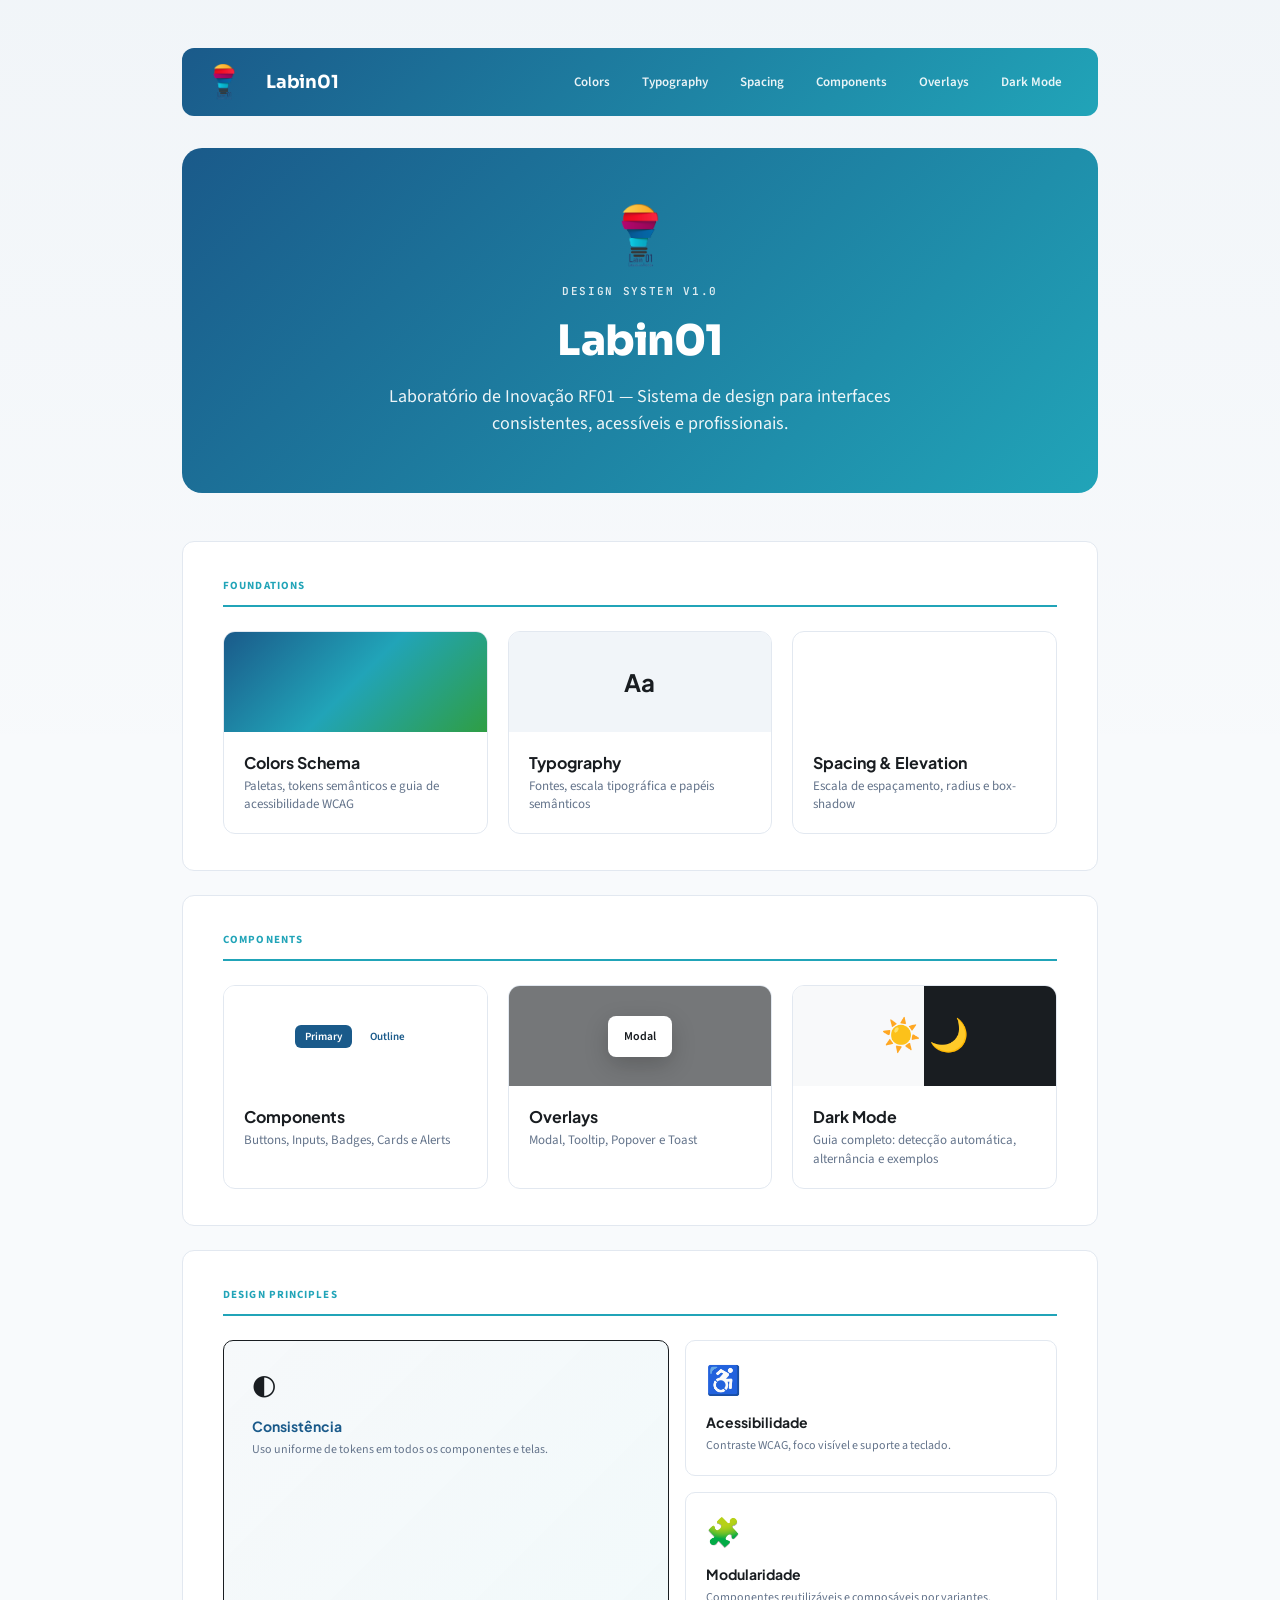
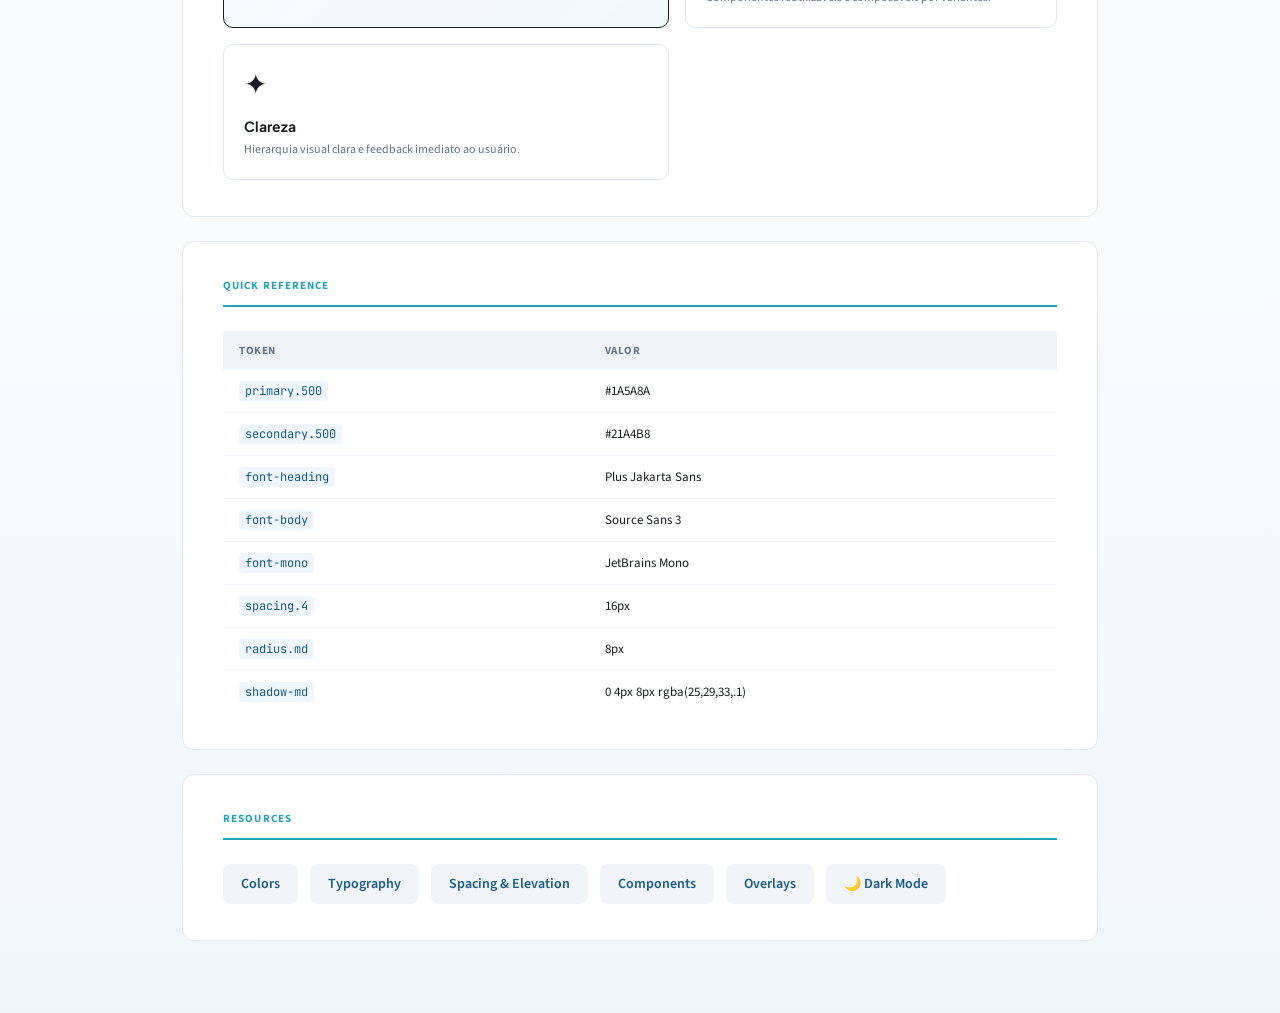
<file: ds-pages/index.html>
<!doctype html>
<html lang="pt-BR">
  <head>
    <meta charset="UTF-8" />
    <meta name="viewport" content="width=device-width, initial-scale=1.0" />
    <title>Design System Labin01 — Laboratório de Inovação RF01</title>
    <link
      href="https://fonts.googleapis.com/css2?family=Sora:wght@400;500;600;700;800&family=Plus+Jakarta+Sans:wght@400;500;600;700;800&family=Source+Sans+3:wght@300;400;500;600;700&family=JetBrains+Mono:wght@400;500&display=swap"
      rel="stylesheet"
    />
    <link href="shared.css" rel="stylesheet" />
    <style>
      *,
      *::before,
      *::after {
        box-sizing: border-box;
        margin: 0;
        padding: 0;
      }

      :root {
        --font-display: "Sora", sans-serif;
        --font-h: "Plus Jakarta Sans", sans-serif;
        --font-body: "Source Sans 3", sans-serif;
        --font-m: "JetBrains Mono", monospace;
        --black: #191d21;
        --white: #f8f9fa;
        --gray50: #f8fafc;
        --gray100: #f1f5f9;
        --gray200: #e2e8f0;
        --gray500: #64748b;
        --gray700: #334155;

        --primary-500: #1a5a8a;
        --primary-300: #487ba1;
        --primary-50: #a3bdd0;

        --secondary-500: #21a4b8;
        --secondary-50: #a6dbe3;

        --success-500: #2f9e44;
        --warning-500: #f4b940;
        --danger-500: #dc3244;
      }

      body {
        font-family: var(--font-body);
        background: linear-gradient(
            180deg,
            rgba(26, 90, 138, 0.03) 0%,
            transparent 30%,
            transparent 70%,
            rgba(33, 164, 184, 0.04) 100%
          ),
          var(--gray50);
        color: var(--black);
        padding: 48px 32px;
        max-width: 980px;
        margin: 0 auto;
      }

      /* Hero */
      .hero {
        background: linear-gradient(
          135deg,
          var(--primary-500) 0%,
          var(--secondary-500) 100%
        );
        border-radius: 20px;
        padding: 56px 48px;
        color: white;
        margin-bottom: 48px;
        text-align: center;
        display: flex;
        flex-direction: column;
        align-items: center;
        gap: 16px;
      }
      .hero-logo {
        width: 64px;
        height: 64px;
        object-fit: contain;
      }
      .hero .version {
        font-family: var(--font-m);
        font-size: 11px;
        font-weight: 600;
        letter-spacing: 0.15em;
        text-transform: uppercase;
        opacity: 0.85;
      }
      .hero h1 {
        font-family: var(--font-display);
        font-size: 42px;
        font-weight: 800;
        letter-spacing: -0.02em;
        margin: 0;
      }
      .hero .subtitle {
        font-family: var(--font-body);
        font-size: 18px;
        opacity: 0.92;
        line-height: 1.5;
        max-width: 560px;
        margin: 0;
      }

      /* Section */
      .section {
        background: white;
        border-radius: 12px;
        padding: 36px 40px;
        margin-bottom: 24px;
        border: 1px solid var(--gray200);
      }
      .section-title {
        font-size: 11px;
        font-weight: 700;
        letter-spacing: 0.1em;
        text-transform: uppercase;
        color: var(--secondary-500);
        margin-bottom: 24px;
        padding-bottom: 12px;
        border-bottom: 2px solid var(--secondary-500);
      }

      /* Foundation & Component grids */
      .grid {
        display: grid;
        grid-template-columns: repeat(auto-fill, minmax(260px, 1fr));
        gap: 20px;
      }
      .card-link {
        display: block;
        text-decoration: none;
        color: inherit;
        border: 1px solid var(--gray200);
        border-radius: 12px;
        overflow: hidden;
        transition:
          border-color 0.2s ease,
          box-shadow 0.25s ease,
          transform 0.25s ease;
        opacity: 0;
        animation: cardReveal 0.5s ease forwards;
      }
      .card-link:nth-child(1) { animation-delay: 0.05s; }
      .card-link:nth-child(2) { animation-delay: 0.1s; }
      .card-link:nth-child(3) { animation-delay: 0.15s; }
      .card-link:nth-child(4) { animation-delay: 0.2s; }
      .card-link:nth-child(5) { animation-delay: 0.25s; }
      .card-link:nth-child(6) { animation-delay: 0.3s; }
      .card-link:nth-child(7) { animation-delay: 0.35s; }
      .card-link:nth-child(8) { animation-delay: 0.4s; }
      @keyframes cardReveal {
        from {
          opacity: 0;
          transform: translateY(12px);
        }
        to {
          opacity: 1;
          transform: translateY(0);
        }
      }
      .card-link:hover {
        border-color: var(--primary-300);
        box-shadow: 0 8px 24px rgba(26, 90, 138, 0.18);
        transform: translateY(-2px);
      }
      .card-link:focus-visible {
        outline: 2px solid var(--secondary-500);
        outline-offset: 2px;
      }
      .card-preview {
        height: 100px;
        display: flex;
        align-items: center;
        justify-content: center;
        padding: 16px;
      }
      .card-preview.colors {
        background: linear-gradient(
          135deg,
          #1a5a8a 0%,
          #21a4b8 50%,
          #2f9e44 100%
        );
      }
      .card-preview.typography {
        background: var(--gray100);
      }
      .card-preview.typography span {
        font-family: var(--font-h);
        font-size: 24px;
        font-weight: 700;
        color: var(--black);
      }
      .card-preview.spacing {
        background: linear-gradient(
          90deg,
          var(--primary-400) 4px,
          var(--secondary-400) 8px,
          var(--primary-300) 16px
        );
      }
      .card-preview.components {
        background: white;
        gap: 8px;
        flex-wrap: wrap;
      }
      .card-preview.components .mini-btn {
        padding: 4px 10px;
        font-size: 11px;
        font-weight: 600;
        border-radius: 6px;
        border: none;
        font-family: var(--font-body);
      }
      .mini-btn-primary {
        background: var(--primary-500);
        color: white;
      }
      .mini-btn-outline {
        background: transparent;
        border: 1px solid var(--primary-500);
        color: var(--primary-500);
      }
      .card-preview.overlays {
        background: rgba(25, 29, 33, 0.6);
        position: relative;
      }
      .card-preview.overlays .mini-modal {
        background: white;
        border-radius: 8px;
        padding: 12px 16px;
        font-size: 12px;
        font-weight: 600;
        color: var(--black);
        box-shadow: 0 8px 24px rgba(0, 0, 0, 0.2);
      }
      .card-info {
        padding: 20px;
      }
      .card-info h3 {
        font-family: var(--font-h);
        font-size: 16px;
        font-weight: 700;
        color: var(--black);
        margin-bottom: 4px;
      }
      .card-info p {
        font-size: 13px;
        color: var(--gray500);
        line-height: 1.4;
      }

      /* Design principles — asymmetric layout */
      .principles-grid {
        display: grid;
        grid-template-columns: 1fr 1fr;
        grid-template-rows: auto auto;
        gap: 16px;
      }
      .principle-card {
        padding: 20px;
        border: 1px solid var(--gray200);
        border-radius: 10px;
        background: white;
      }
      .principle-card.featured {
        grid-column: 1 / -1;
        background: linear-gradient(
          135deg,
          rgba(26, 90, 138, 0.04) 0%,
          rgba(33, 164, 184, 0.06) 100%
        );
        border-color: var(--primary-100);
        padding: 24px 28px;
      }
      .principle-card.featured .principle-title {
        color: var(--primary-500);
      }
      @media (min-width: 640px) {
        .principles-grid {
          grid-template-columns: 1.2fr 1fr;
        }
        .principle-card.featured {
          grid-column: 1;
          grid-row: 1 / 3;
        }
      }
      .principle-icon {
        font-size: 28px;
        margin-bottom: 12px;
      }
      .principle-title {
        font-family: var(--font-h);
        font-size: 14px;
        font-weight: 700;
        color: var(--black);
        margin-bottom: 6px;
      }
      .principle-desc {
        font-size: 12px;
        color: var(--gray500);
        line-height: 1.5;
      }

      /* Quick reference table */
      .ref-table {
        width: 100%;
        border-collapse: collapse;
        font-size: 13px;
      }
      .ref-table th {
        text-align: left;
        padding: 12px 16px;
        background: var(--gray100);
        font-size: 11px;
        font-weight: 700;
        letter-spacing: 0.05em;
        text-transform: uppercase;
        color: var(--gray500);
      }
      .ref-table td {
        padding: 12px 16px;
        border-bottom: 1px solid var(--gray100);
      }
      .ref-table tr:last-child td {
        border-bottom: none;
      }
      .ref-token {
        font-family: var(--font-m);
        font-size: 12px;
        color: var(--primary-500);
        background: #f0f6ff;
        padding: 2px 6px;
        border-radius: 4px;
      }

      /* Resources */
      .resources-list {
        display: flex;
        flex-wrap: wrap;
        gap: 12px;
      }
      .resource-link {
        display: inline-flex;
        align-items: center;
        gap: 8px;
        padding: 10px 18px;
        background: var(--gray100);
        color: var(--primary-500);
        text-decoration: none;
        font-size: 14px;
        font-weight: 600;
        border-radius: 8px;
        transition: background 0.15s;
      }
      .resource-link:hover {
        background: var(--primary-50);
      }
    </style>
  </head>
  <body>
    <nav class="ds-nav">
      <img src="../logo-labin.png" alt="Labin01 Logo" class="ds-nav-logo" />
      <a href="index.html" class="ds-nav-home">Labin01</a>
      <div class="ds-nav-links">
        <a href="colors-schema.html">Colors</a>
        <a href="typography.html">Typography</a>
        <a href="spacing-elevation.html">Spacing</a>
        <a href="components.html">Components</a>
        <a href="overlays.html">Overlays</a>
        <a href="dark-mode-guide.html">Dark Mode</a>
      </div>
    </nav>
    <!-- HERO -->
    <div class="hero">
      <img src="../logo-labin.png" alt="Labin01" class="hero-logo" />
      <div class="version">Design System v1.0</div>
      <h1>Labin01</h1>
      <p class="subtitle">
        Laboratório de Inovação RF01 — Sistema de design para interfaces
        consistentes, acessíveis e profissionais.
      </p>
    </div>

    <!-- FOUNDATIONS -->
    <div class="section">
      <div class="section-title">Foundations</div>
      <div class="grid">
        <a href="colors-schema.html" class="card-link">
          <div class="card-preview colors"></div>
          <div class="card-info">
            <h3>Colors Schema</h3>
            <p>Paletas, tokens semânticos e guia de acessibilidade WCAG</p>
          </div>
        </a>
        <a href="typography.html" class="card-link">
          <div class="card-preview typography">
            <span>Aa</span>
          </div>
          <div class="card-info">
            <h3>Typography</h3>
            <p>Fontes, escala tipográfica e papéis semânticos</p>
          </div>
        </a>
        <a href="spacing-elevation.html" class="card-link">
          <div class="card-preview spacing"></div>
          <div class="card-info">
            <h3>Spacing & Elevation</h3>
            <p>Escala de espaçamento, radius e box-shadow</p>
          </div>
        </a>
      </div>
    </div>

    <!-- COMPONENTS -->
    <div class="section">
      <div class="section-title">Components</div>
      <div class="grid">
        <a href="components.html" class="card-link">
          <div class="card-preview components">
            <button class="mini-btn mini-btn-primary">Primary</button>
            <button class="mini-btn mini-btn-outline">Outline</button>
          </div>
          <div class="card-info">
            <h3>Components</h3>
            <p>Buttons, Inputs, Badges, Cards e Alerts</p>
          </div>
        </a>
        <a href="overlays.html" class="card-link">
          <div class="card-preview overlays">
            <div class="mini-modal">Modal</div>
          </div>
          <div class="card-info">
            <h3>Overlays</h3>
            <p>Modal, Tooltip, Popover e Toast</p>
          </div>
        </a>
        <a href="dark-mode-guide.html" class="card-link">
          <div
            class="card-preview"
            style="
              background: linear-gradient(90deg, #f8f9fa 50%, #191d21 50%);
              display: flex;
              justify-content: center;
              align-items: center;
            "
          >
            <span style="font-size: 32px; margin-right: 8px">☀️</span>
            <span style="font-size: 32px; color: #f8f9fa">🌙</span>
          </div>
          <div class="card-info">
            <h3>Dark Mode</h3>
            <p>Guia completo: detecção automática, alternância e exemplos</p>
          </div>
        </a>
      </div>
    </div>

    <!-- DESIGN PRINCIPLES -->
    <div class="section">
      <div class="section-title">Design Principles</div>
      <div class="principles-grid">
        <div class="principle-card featured">
          <div class="principle-icon">◐</div>
          <div class="principle-title">Consistência</div>
          <div class="principle-desc">
            Uso uniforme de tokens em todos os componentes e telas.
          </div>
        </div>
        <div class="principle-card">
          <div class="principle-icon">♿</div>
          <div class="principle-title">Acessibilidade</div>
          <div class="principle-desc">
            Contraste WCAG, foco visível e suporte a teclado.
          </div>
        </div>
        <div class="principle-card">
          <div class="principle-icon">🧩</div>
          <div class="principle-title">Modularidade</div>
          <div class="principle-desc">
            Componentes reutilizáveis e composáveis por variantes.
          </div>
        </div>
        <div class="principle-card">
          <div class="principle-icon">✦</div>
          <div class="principle-title">Clareza</div>
          <div class="principle-desc">
            Hierarquia visual clara e feedback imediato ao usuário.
          </div>
        </div>
      </div>
    </div>

    <!-- QUICK REFERENCE -->
    <div class="section">
      <div class="section-title">Quick Reference</div>
      <table class="ref-table">
        <thead>
          <tr>
            <th>Token</th>
            <th>Valor</th>
          </tr>
        </thead>
        <tbody>
          <tr>
            <td><span class="ref-token">primary.500</span></td>
            <td>#1A5A8A</td>
          </tr>
          <tr>
            <td><span class="ref-token">secondary.500</span></td>
            <td>#21A4B8</td>
          </tr>
          <tr>
            <td><span class="ref-token">font-heading</span></td>
            <td>Plus Jakarta Sans</td>
          </tr>
          <tr>
            <td><span class="ref-token">font-body</span></td>
            <td>Source Sans 3</td>
          </tr>
          <tr>
            <td><span class="ref-token">font-mono</span></td>
            <td>JetBrains Mono</td>
          </tr>
          <tr>
            <td><span class="ref-token">spacing.4</span></td>
            <td>16px</td>
          </tr>
          <tr>
            <td><span class="ref-token">radius.md</span></td>
            <td>8px</td>
          </tr>
          <tr>
            <td><span class="ref-token">shadow-md</span></td>
            <td>0 4px 8px rgba(25,29,33,.1)</td>
          </tr>
        </tbody>
      </table>
    </div>

    <!-- RESOURCES -->
    <div class="section">
      <div class="section-title">Resources</div>
      <div class="resources-list">
        <a href="colors-schema.html" class="resource-link">Colors</a>
        <a href="typography.html" class="resource-link">Typography</a>
        <a href="spacing-elevation.html" class="resource-link"
          >Spacing & Elevation</a
        >
        <a href="components.html" class="resource-link">Components</a>
        <a href="overlays.html" class="resource-link">Overlays</a>
        <a href="dark-mode-guide.html" class="resource-link">🌙 Dark Mode</a>
      </div>
    </div>
  </body>
</html>
</file>
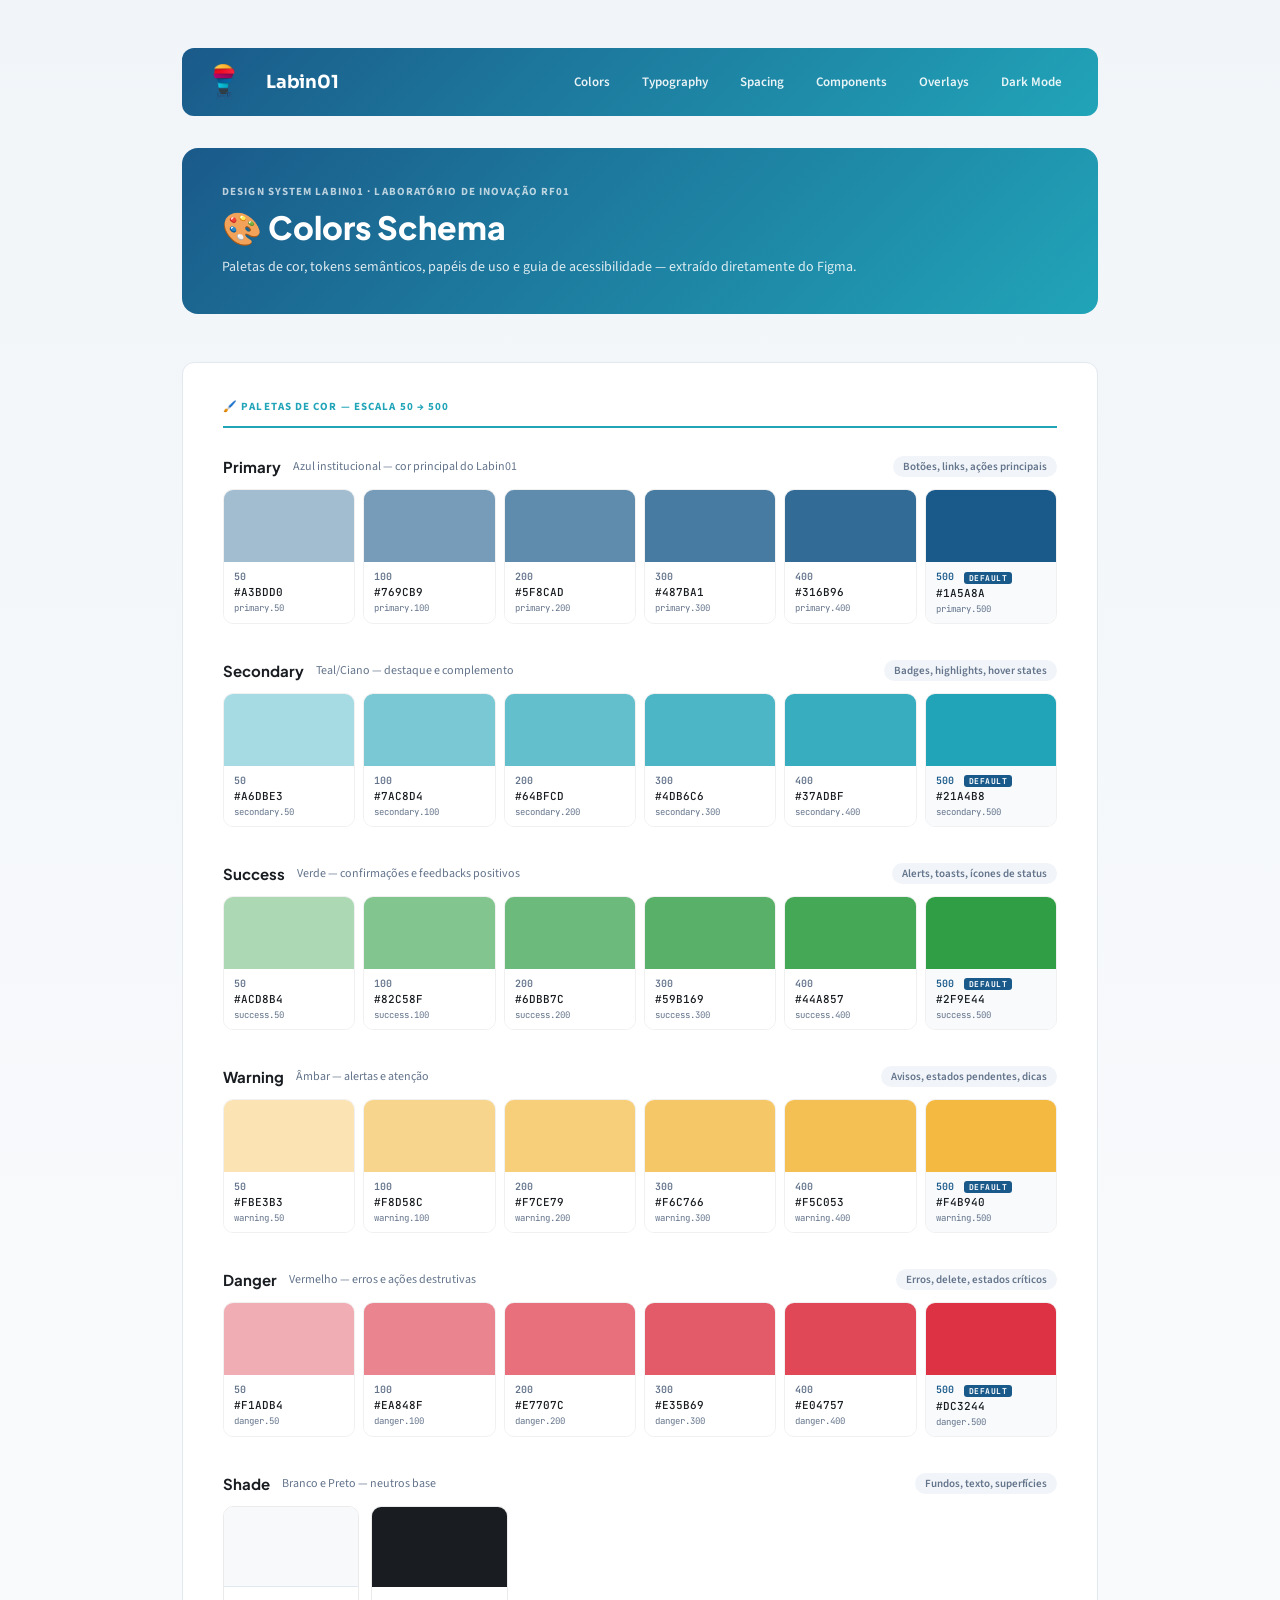
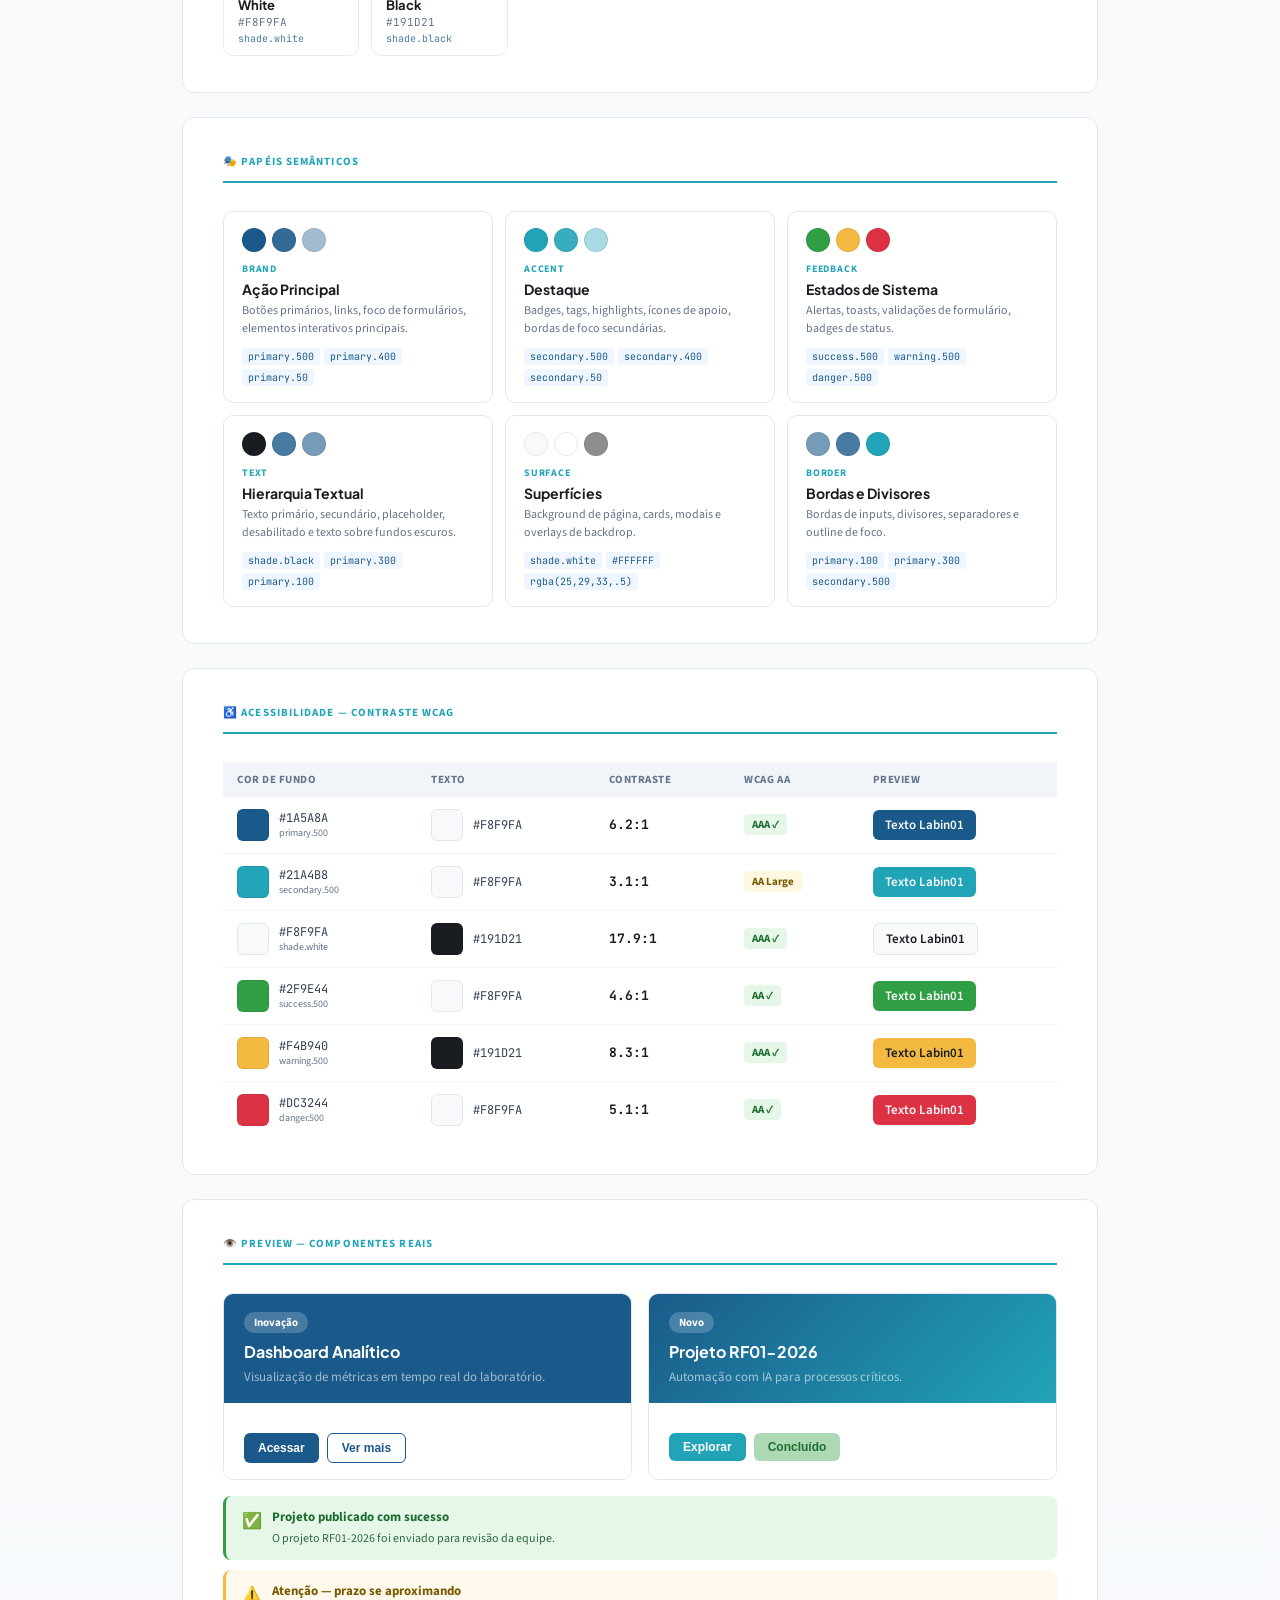
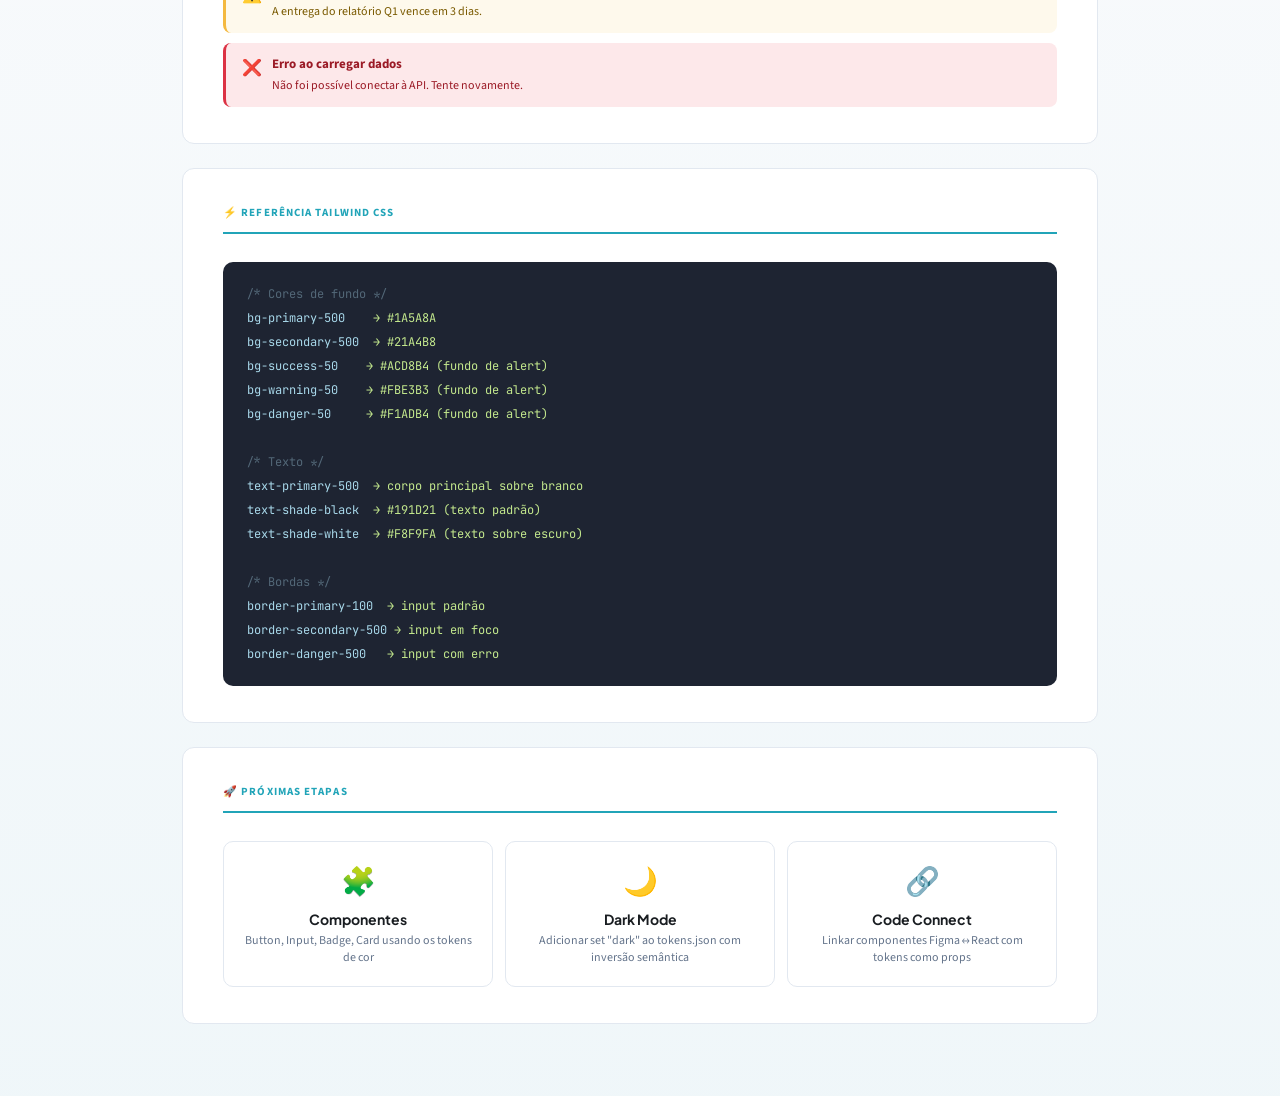
<file: ds-pages/colors-schema.html>
<!doctype html>
<html lang="pt-BR">
  <head>
    <meta charset="UTF-8" />
    <meta name="viewport" content="width=device-width, initial-scale=1.0" />
    <title>Colors Schema — Design System Labin01</title>
    <link
      href="https://fonts.googleapis.com/css2?family=Sora:wght@400;500;600;700;800&family=Plus+Jakarta+Sans:wght@400;500;600;700;800&family=Source+Sans+3:wght@300;400;500;600;700&family=JetBrains+Mono:wght@400;500&display=swap"
      rel="stylesheet"
    />
    <link href="shared.css" rel="stylesheet" />
    <style>
      *,
      *::before,
      *::after {
        box-sizing: border-box;
        margin: 0;
        padding: 0;
      }

      :root {
        --font-h: "Plus Jakarta Sans", sans-serif;
        --font-body: "Source Sans 3", sans-serif;
        --font-m: "JetBrains Mono", monospace;
        --black: #191d21;
        --white: #f8f9fa;
        --gray50: #f8fafc;
        --gray100: #f1f5f9;
        --gray200: #e2e8f0;
        --gray500: #64748b;
        --gray700: #334155;

        /* Labin01 Tokens */
        --primary-50: #a3bdd0;
        --primary-100: #769cb9;
        --primary-200: #5f8cad;
        --primary-300: #487ba1;
        --primary-400: #316b96;
        --primary-500: #1a5a8a;

        --secondary-50: #a6dbe3;
        --secondary-100: #7ac8d4;
        --secondary-200: #64bfcd;
        --secondary-300: #4db6c6;
        --secondary-400: #37adbf;
        --secondary-500: #21a4b8;

        --success-50: #acd8b4;
        --success-100: #82c58f;
        --success-200: #6dbb7c;
        --success-300: #59b169;
        --success-400: #44a857;
        --success-500: #2f9e44;

        --warning-50: #fbe3b3;
        --warning-100: #f8d58c;
        --warning-200: #f7ce79;
        --warning-300: #f6c766;
        --warning-400: #f5c053;
        --warning-500: #f4b940;

        --danger-50: #f1adb4;
        --danger-100: #ea848f;
        --danger-200: #e7707c;
        --danger-300: #e35b69;
        --danger-400: #e04757;
        --danger-500: #dc3244;
      }

      body {
        font-family: var(--font-body);
        color: var(--black);
        padding: 48px 32px;
        max-width: 980px;
        margin: 0 auto;
      }

      /* ── Header ── */
      .ds-header {
        background: linear-gradient(
          135deg,
          var(--primary-500) 0%,
          var(--secondary-500) 100%
        );
        border-radius: 16px;
        padding: 36px 40px;
        color: white;
        margin-bottom: 48px;
      }
      .ds-header .label {
        font-size: 11px;
        font-weight: 700;
        letter-spacing: 0.1em;
        text-transform: uppercase;
        opacity: 0.7;
        margin-bottom: 8px;
      }
      .ds-header h1 {
        font-family: var(--font-h);
        font-size: 32px;
        font-weight: 800;
      }
      .ds-header p {
        margin-top: 8px;
        opacity: 0.85;
        font-size: 14px;
        line-height: 1.6;
      }

      /* ── Section ── */
      .section {
        background: white;
        border-radius: 12px;
        padding: 36px 40px;
        margin-bottom: 24px;
        border: 1px solid var(--gray200);
      }
      .section-title {
        font-size: 11px;
        font-weight: 700;
        letter-spacing: 0.1em;
        text-transform: uppercase;
        color: var(--secondary-500);
        margin-bottom: 28px;
        padding-bottom: 12px;
        border-bottom: 2px solid var(--secondary-500);
      }

      /* ── Palette row ── */
      .palette {
        margin-bottom: 36px;
      }
      .palette:last-child {
        margin-bottom: 0;
      }
      .palette-header {
        display: flex;
        align-items: center;
        gap: 12px;
        margin-bottom: 12px;
      }
      .palette-name {
        font-family: var(--font-h);
        font-size: 15px;
        font-weight: 700;
        color: var(--black);
      }
      .palette-desc {
        font-size: 12px;
        color: var(--gray500);
      }
      .palette-use {
        margin-left: auto;
        font-size: 11px;
        font-weight: 600;
        color: var(--gray500);
        background: var(--gray100);
        padding: 3px 10px;
        border-radius: 20px;
      }

      .swatches {
        display: grid;
        grid-template-columns: repeat(6, 1fr);
        gap: 8px;
      }

      .swatch {
        border-radius: 10px;
        overflow: hidden;
        border: 1px solid rgba(0, 0, 0, 0.06);
      }
      .swatch-color {
        height: 72px;
        width: 100%;
      }
      .swatch-info {
        padding: 8px 10px;
        background: white;
      }
      .swatch-scale {
        font-family: var(--font-m);
        font-size: 10px;
        font-weight: 600;
        color: var(--gray500);
      }
      .swatch-hex {
        font-family: var(--font-m);
        font-size: 11px;
        font-weight: 500;
        color: var(--black);
        margin-top: 2px;
      }
      .swatch-token {
        font-family: var(--font-m);
        font-size: 9px;
        color: var(--gray500);
        margin-top: 3px;
        white-space: nowrap;
        overflow: hidden;
        text-overflow: ellipsis;
      }
      .swatch.is-default .swatch-color {
        position: relative;
      }
      .swatch.is-default .swatch-info {
        background: var(--gray50);
      }
      .swatch.is-default .swatch-scale {
        color: var(--primary-500);
      }
      .default-badge {
        display: inline-block;
        font-size: 8px;
        font-weight: 700;
        letter-spacing: 0.06em;
        text-transform: uppercase;
        background: var(--primary-500);
        color: white;
        padding: 1px 5px;
        border-radius: 3px;
        margin-left: 4px;
        vertical-align: middle;
      }

      /* ── Shade special ── */
      .shade-row {
        display: flex;
        gap: 12px;
      }
      .shade-card {
        flex: 1;
        border-radius: 10px;
        overflow: hidden;
        border: 1px solid rgba(0, 0, 0, 0.08);
      }
      .shade-color {
        height: 80px;
      }
      .shade-info {
        padding: 10px 14px;
        background: white;
      }
      .shade-name {
        font-family: var(--font-h);
        font-size: 13px;
        font-weight: 700;
        color: var(--black);
      }
      .shade-hex {
        font-family: var(--font-m);
        font-size: 11px;
        color: var(--gray500);
        margin-top: 2px;
      }
      .shade-token {
        font-family: var(--font-m);
        font-size: 10px;
        color: var(--primary-300);
        margin-top: 3px;
      }

      /* ── Semantic roles ── */
      .roles-grid {
        display: grid;
        grid-template-columns: 1fr 1fr 1fr;
        gap: 12px;
      }
      .role-card {
        border: 1px solid var(--gray200);
        border-radius: 10px;
        padding: 16px 18px;
      }
      .role-dot-row {
        display: flex;
        gap: 6px;
        margin-bottom: 10px;
      }
      .role-dot {
        width: 24px;
        height: 24px;
        border-radius: 50%;
        border: 1px solid rgba(0, 0, 0, 0.08);
      }
      .role-label {
        font-size: 10px;
        font-weight: 700;
        letter-spacing: 0.08em;
        text-transform: uppercase;
        color: var(--secondary-500);
        margin-bottom: 4px;
      }
      .role-title {
        font-family: var(--font-h);
        font-size: 14px;
        font-weight: 700;
        color: var(--black);
        margin-bottom: 4px;
      }
      .role-desc {
        font-size: 12px;
        color: var(--gray500);
        line-height: 1.5;
        margin-bottom: 10px;
      }
      .role-tokens {
        display: flex;
        flex-wrap: wrap;
        gap: 4px;
      }
      .role-token {
        font-family: var(--font-m);
        font-size: 10px;
        background: #f0f6ff;
        color: var(--primary-500);
        padding: 2px 6px;
        border-radius: 3px;
      }

      /* ── Contrast table ── */
      .contrast-table {
        width: 100%;
        border-collapse: collapse;
        font-size: 13px;
      }
      .contrast-table th {
        text-align: left;
        padding: 10px 14px;
        background: var(--gray100);
        font-size: 11px;
        font-weight: 700;
        letter-spacing: 0.05em;
        text-transform: uppercase;
        color: var(--gray500);
      }
      .contrast-table td {
        padding: 12px 14px;
        border-bottom: 1px solid var(--gray100);
        vertical-align: middle;
      }
      .contrast-table tr:last-child td {
        border-bottom: none;
      }
      .contrast-swatch {
        display: flex;
        align-items: center;
        gap: 10px;
      }
      .cs-color {
        width: 32px;
        height: 32px;
        border-radius: 6px;
        border: 1px solid rgba(0, 0, 0, 0.08);
        flex-shrink: 0;
      }
      .cs-hex {
        font-family: var(--font-m);
        font-size: 12px;
        color: var(--gray700);
      }
      .contrast-badge {
        display: inline-block;
        padding: 3px 8px;
        border-radius: 4px;
        font-size: 11px;
        font-weight: 700;
      }
      .badge-aaa {
        background: #e6f7ea;
        color: #1e6e30;
      }
      .badge-aa {
        background: #fff8e1;
        color: #7a5a00;
      }
      .badge-fail {
        background: #fde8ea;
        color: #9b1a26;
      }
      .preview-text {
        padding: 6px 12px;
        border-radius: 6px;
        font-size: 13px;
        font-weight: 600;
        display: inline-block;
      }

      /* ── Usage preview ── */
      .preview-grid {
        display: grid;
        grid-template-columns: 1fr 1fr;
        gap: 16px;
      }
      .prev-card {
        border-radius: 10px;
        overflow: hidden;
        border: 1px solid var(--gray200);
      }
      .prev-header {
        padding: 16px 20px;
      }
      .prev-body {
        padding: 16px 20px;
        background: white;
      }
      .prev-tag {
        display: inline-block;
        font-size: 11px;
        font-weight: 700;
        padding: 3px 10px;
        border-radius: 20px;
        margin-bottom: 8px;
      }
      .prev-title {
        font-family: var(--font-h);
        font-size: 16px;
        font-weight: 700;
        margin-bottom: 6px;
      }
      .prev-text {
        font-size: 13px;
        line-height: 1.5;
        opacity: 0.75;
      }
      .prev-actions {
        display: flex;
        gap: 8px;
        margin-top: 14px;
        flex-wrap: wrap;
      }
      .prev-btn {
        padding: 7px 14px;
        border-radius: 6px;
        font-size: 12px;
        font-weight: 600;
        border: none;
        cursor: pointer;
      }

      /* ── Alerts preview ── */
      .alerts {
        display: flex;
        flex-direction: column;
        gap: 10px;
      }
      .alert {
        display: flex;
        align-items: flex-start;
        gap: 10px;
        padding: 12px 16px;
        border-radius: 8px;
        font-size: 13px;
        line-height: 1.5;
      }
      .alert-icon {
        font-size: 16px;
        flex-shrink: 0;
        margin-top: 1px;
      }
      .alert-title {
        font-weight: 700;
        margin-bottom: 2px;
        font-size: 13px;
      }

      /* ── Next steps ── */
      .next-grid {
        display: grid;
        grid-template-columns: repeat(3, 1fr);
        gap: 12px;
      }
      .next-card {
        background: white;
        border: 1px solid var(--gray200);
        border-radius: 10px;
        padding: 20px;
        text-align: center;
      }
      .next-icon {
        font-size: 28px;
        margin-bottom: 8px;
      }
      .next-title {
        font-family: var(--font-h);
        font-size: 14px;
        font-weight: 700;
        color: var(--black);
        margin-bottom: 4px;
      }
      .next-desc {
        font-size: 12px;
        color: var(--gray500);
      }
    </style>
  </head>
  <body>
    <nav class="ds-nav">
      <img src="../logo-labin.png" alt="Labin01 Logo" class="ds-nav-logo" />
      <a href="index.html" class="ds-nav-home">Labin01</a>
      <div class="ds-nav-links">
        <a href="colors-schema.html">Colors</a>
        <a href="typography.html">Typography</a>
        <a href="spacing-elevation.html">Spacing</a>
        <a href="components.html">Components</a>
        <a href="overlays.html">Overlays</a>
        <a href="dark-mode-guide.html">Dark Mode</a>
      </div>
    </nav>
    <!-- HEADER -->
    <div class="ds-header">
      <div class="label">
        Design System Labin01 · Laboratório de Inovação RF01
      </div>
      <h1>🎨 Colors Schema</h1>
      <p>
        Paletas de cor, tokens semânticos, papéis de uso e guia de
        acessibilidade — extraído diretamente do Figma.
      </p>
    </div>

    <!-- PALETTES -->
    <div class="section">
      <div class="section-title">🖌️ Paletas de Cor — Escala 50 → 500</div>

      <!-- PRIMARY -->
      <div class="palette">
        <div class="palette-header">
          <div class="palette-name">Primary</div>
          <div class="palette-desc">
            Azul institucional — cor principal do Labin01
          </div>
          <div class="palette-use">Botões, links, ações principais</div>
        </div>
        <div class="swatches">
          <div class="swatch">
            <div class="swatch-color" style="background: #a3bdd0"></div>
            <div class="swatch-info">
              <div class="swatch-scale">50</div>
              <div class="swatch-hex">#A3BDD0</div>
              <div class="swatch-token">primary.50</div>
            </div>
          </div>
          <div class="swatch">
            <div class="swatch-color" style="background: #769cb9"></div>
            <div class="swatch-info">
              <div class="swatch-scale">100</div>
              <div class="swatch-hex">#769CB9</div>
              <div class="swatch-token">primary.100</div>
            </div>
          </div>
          <div class="swatch">
            <div class="swatch-color" style="background: #5f8cad"></div>
            <div class="swatch-info">
              <div class="swatch-scale">200</div>
              <div class="swatch-hex">#5F8CAD</div>
              <div class="swatch-token">primary.200</div>
            </div>
          </div>
          <div class="swatch">
            <div class="swatch-color" style="background: #487ba1"></div>
            <div class="swatch-info">
              <div class="swatch-scale">300</div>
              <div class="swatch-hex">#487BA1</div>
              <div class="swatch-token">primary.300</div>
            </div>
          </div>
          <div class="swatch">
            <div class="swatch-color" style="background: #316b96"></div>
            <div class="swatch-info">
              <div class="swatch-scale">400</div>
              <div class="swatch-hex">#316B96</div>
              <div class="swatch-token">primary.400</div>
            </div>
          </div>
          <div class="swatch is-default">
            <div class="swatch-color" style="background: #1a5a8a"></div>
            <div class="swatch-info">
              <div class="swatch-scale">
                500 <span class="default-badge">default</span>
              </div>
              <div class="swatch-hex">#1A5A8A</div>
              <div class="swatch-token">primary.500</div>
            </div>
          </div>
        </div>
      </div>

      <!-- SECONDARY -->
      <div class="palette">
        <div class="palette-header">
          <div class="palette-name">Secondary</div>
          <div class="palette-desc">Teal/Ciano — destaque e complemento</div>
          <div class="palette-use">Badges, highlights, hover states</div>
        </div>
        <div class="swatches">
          <div class="swatch">
            <div class="swatch-color" style="background: #a6dbe3"></div>
            <div class="swatch-info">
              <div class="swatch-scale">50</div>
              <div class="swatch-hex">#A6DBE3</div>
              <div class="swatch-token">secondary.50</div>
            </div>
          </div>
          <div class="swatch">
            <div class="swatch-color" style="background: #7ac8d4"></div>
            <div class="swatch-info">
              <div class="swatch-scale">100</div>
              <div class="swatch-hex">#7AC8D4</div>
              <div class="swatch-token">secondary.100</div>
            </div>
          </div>
          <div class="swatch">
            <div class="swatch-color" style="background: #64bfcd"></div>
            <div class="swatch-info">
              <div class="swatch-scale">200</div>
              <div class="swatch-hex">#64BFCD</div>
              <div class="swatch-token">secondary.200</div>
            </div>
          </div>
          <div class="swatch">
            <div class="swatch-color" style="background: #4db6c6"></div>
            <div class="swatch-info">
              <div class="swatch-scale">300</div>
              <div class="swatch-hex">#4DB6C6</div>
              <div class="swatch-token">secondary.300</div>
            </div>
          </div>
          <div class="swatch">
            <div class="swatch-color" style="background: #37adbf"></div>
            <div class="swatch-info">
              <div class="swatch-scale">400</div>
              <div class="swatch-hex">#37ADBF</div>
              <div class="swatch-token">secondary.400</div>
            </div>
          </div>
          <div class="swatch is-default">
            <div class="swatch-color" style="background: #21a4b8"></div>
            <div class="swatch-info">
              <div class="swatch-scale">
                500 <span class="default-badge">default</span>
              </div>
              <div class="swatch-hex">#21A4B8</div>
              <div class="swatch-token">secondary.500</div>
            </div>
          </div>
        </div>
      </div>

      <!-- SUCCESS -->
      <div class="palette">
        <div class="palette-header">
          <div class="palette-name">Success</div>
          <div class="palette-desc">
            Verde — confirmações e feedbacks positivos
          </div>
          <div class="palette-use">Alerts, toasts, ícones de status</div>
        </div>
        <div class="swatches">
          <div class="swatch">
            <div class="swatch-color" style="background: #acd8b4"></div>
            <div class="swatch-info">
              <div class="swatch-scale">50</div>
              <div class="swatch-hex">#ACD8B4</div>
              <div class="swatch-token">success.50</div>
            </div>
          </div>
          <div class="swatch">
            <div class="swatch-color" style="background: #82c58f"></div>
            <div class="swatch-info">
              <div class="swatch-scale">100</div>
              <div class="swatch-hex">#82C58F</div>
              <div class="swatch-token">success.100</div>
            </div>
          </div>
          <div class="swatch">
            <div class="swatch-color" style="background: #6dbb7c"></div>
            <div class="swatch-info">
              <div class="swatch-scale">200</div>
              <div class="swatch-hex">#6DBB7C</div>
              <div class="swatch-token">success.200</div>
            </div>
          </div>
          <div class="swatch">
            <div class="swatch-color" style="background: #59b169"></div>
            <div class="swatch-info">
              <div class="swatch-scale">300</div>
              <div class="swatch-hex">#59B169</div>
              <div class="swatch-token">success.300</div>
            </div>
          </div>
          <div class="swatch">
            <div class="swatch-color" style="background: #44a857"></div>
            <div class="swatch-info">
              <div class="swatch-scale">400</div>
              <div class="swatch-hex">#44A857</div>
              <div class="swatch-token">success.400</div>
            </div>
          </div>
          <div class="swatch is-default">
            <div class="swatch-color" style="background: #2f9e44"></div>
            <div class="swatch-info">
              <div class="swatch-scale">
                500 <span class="default-badge">default</span>
              </div>
              <div class="swatch-hex">#2F9E44</div>
              <div class="swatch-token">success.500</div>
            </div>
          </div>
        </div>
      </div>

      <!-- WARNING -->
      <div class="palette">
        <div class="palette-header">
          <div class="palette-name">Warning</div>
          <div class="palette-desc">Âmbar — alertas e atenção</div>
          <div class="palette-use">Avisos, estados pendentes, dicas</div>
        </div>
        <div class="swatches">
          <div class="swatch">
            <div class="swatch-color" style="background: #fbe3b3"></div>
            <div class="swatch-info">
              <div class="swatch-scale">50</div>
              <div class="swatch-hex">#FBE3B3</div>
              <div class="swatch-token">warning.50</div>
            </div>
          </div>
          <div class="swatch">
            <div class="swatch-color" style="background: #f8d58c"></div>
            <div class="swatch-info">
              <div class="swatch-scale">100</div>
              <div class="swatch-hex">#F8D58C</div>
              <div class="swatch-token">warning.100</div>
            </div>
          </div>
          <div class="swatch">
            <div class="swatch-color" style="background: #f7ce79"></div>
            <div class="swatch-info">
              <div class="swatch-scale">200</div>
              <div class="swatch-hex">#F7CE79</div>
              <div class="swatch-token">warning.200</div>
            </div>
          </div>
          <div class="swatch">
            <div class="swatch-color" style="background: #f6c766"></div>
            <div class="swatch-info">
              <div class="swatch-scale">300</div>
              <div class="swatch-hex">#F6C766</div>
              <div class="swatch-token">warning.300</div>
            </div>
          </div>
          <div class="swatch">
            <div class="swatch-color" style="background: #f5c053"></div>
            <div class="swatch-info">
              <div class="swatch-scale">400</div>
              <div class="swatch-hex">#F5C053</div>
              <div class="swatch-token">warning.400</div>
            </div>
          </div>
          <div class="swatch is-default">
            <div class="swatch-color" style="background: #f4b940"></div>
            <div class="swatch-info">
              <div class="swatch-scale">
                500 <span class="default-badge">default</span>
              </div>
              <div class="swatch-hex">#F4B940</div>
              <div class="swatch-token">warning.500</div>
            </div>
          </div>
        </div>
      </div>

      <!-- DANGER -->
      <div class="palette">
        <div class="palette-header">
          <div class="palette-name">Danger</div>
          <div class="palette-desc">Vermelho — erros e ações destrutivas</div>
          <div class="palette-use">Erros, delete, estados críticos</div>
        </div>
        <div class="swatches">
          <div class="swatch">
            <div class="swatch-color" style="background: #f1adb4"></div>
            <div class="swatch-info">
              <div class="swatch-scale">50</div>
              <div class="swatch-hex">#F1ADB4</div>
              <div class="swatch-token">danger.50</div>
            </div>
          </div>
          <div class="swatch">
            <div class="swatch-color" style="background: #ea848f"></div>
            <div class="swatch-info">
              <div class="swatch-scale">100</div>
              <div class="swatch-hex">#EA848F</div>
              <div class="swatch-token">danger.100</div>
            </div>
          </div>
          <div class="swatch">
            <div class="swatch-color" style="background: #e7707c"></div>
            <div class="swatch-info">
              <div class="swatch-scale">200</div>
              <div class="swatch-hex">#E7707C</div>
              <div class="swatch-token">danger.200</div>
            </div>
          </div>
          <div class="swatch">
            <div class="swatch-color" style="background: #e35b69"></div>
            <div class="swatch-info">
              <div class="swatch-scale">300</div>
              <div class="swatch-hex">#E35B69</div>
              <div class="swatch-token">danger.300</div>
            </div>
          </div>
          <div class="swatch">
            <div class="swatch-color" style="background: #e04757"></div>
            <div class="swatch-info">
              <div class="swatch-scale">400</div>
              <div class="swatch-hex">#E04757</div>
              <div class="swatch-token">danger.400</div>
            </div>
          </div>
          <div class="swatch is-default">
            <div class="swatch-color" style="background: #dc3244"></div>
            <div class="swatch-info">
              <div class="swatch-scale">
                500 <span class="default-badge">default</span>
              </div>
              <div class="swatch-hex">#DC3244</div>
              <div class="swatch-token">danger.500</div>
            </div>
          </div>
        </div>
      </div>

      <!-- SHADE -->
      <div class="palette">
        <div class="palette-header">
          <div class="palette-name">Shade</div>
          <div class="palette-desc">Branco e Preto — neutros base</div>
          <div class="palette-use">Fundos, texto, superfícies</div>
        </div>
        <div class="shade-row">
          <div class="shade-card">
            <div
              class="shade-color"
              style="background: #f8f9fa; border-bottom: 1px solid #e2e8f0"
            ></div>
            <div class="shade-info">
              <div class="shade-name">White</div>
              <div class="shade-hex">#F8F9FA</div>
              <div class="shade-token">shade.white</div>
            </div>
          </div>
          <div class="shade-card">
            <div class="shade-color" style="background: #191d21"></div>
            <div class="shade-info">
              <div class="shade-name">Black</div>
              <div class="shade-hex">#191D21</div>
              <div class="shade-token">shade.black</div>
            </div>
          </div>
          <div style="flex: 4"></div>
        </div>
      </div>
    </div>

    <!-- SEMANTIC ROLES -->
    <div class="section">
      <div class="section-title">🎭 Papéis Semânticos</div>
      <div class="roles-grid">
        <div class="role-card">
          <div class="role-dot-row">
            <div class="role-dot" style="background: #1a5a8a"></div>
            <div class="role-dot" style="background: #316b96"></div>
            <div class="role-dot" style="background: #a3bdd0"></div>
          </div>
          <div class="role-label">Brand</div>
          <div class="role-title">Ação Principal</div>
          <div class="role-desc">
            Botões primários, links, foco de formulários, elementos interativos
            principais.
          </div>
          <div class="role-tokens">
            <span class="role-token">primary.500</span>
            <span class="role-token">primary.400</span>
            <span class="role-token">primary.50</span>
          </div>
        </div>
        <div class="role-card">
          <div class="role-dot-row">
            <div class="role-dot" style="background: #21a4b8"></div>
            <div class="role-dot" style="background: #37adbf"></div>
            <div class="role-dot" style="background: #a6dbe3"></div>
          </div>
          <div class="role-label">Accent</div>
          <div class="role-title">Destaque</div>
          <div class="role-desc">
            Badges, tags, highlights, ícones de apoio, bordas de foco
            secundárias.
          </div>
          <div class="role-tokens">
            <span class="role-token">secondary.500</span>
            <span class="role-token">secondary.400</span>
            <span class="role-token">secondary.50</span>
          </div>
        </div>
        <div class="role-card">
          <div class="role-dot-row">
            <div class="role-dot" style="background: #2f9e44"></div>
            <div class="role-dot" style="background: #f4b940"></div>
            <div class="role-dot" style="background: #dc3244"></div>
          </div>
          <div class="role-label">Feedback</div>
          <div class="role-title">Estados de Sistema</div>
          <div class="role-desc">
            Alertas, toasts, validações de formulário, badges de status.
          </div>
          <div class="role-tokens">
            <span class="role-token">success.500</span>
            <span class="role-token">warning.500</span>
            <span class="role-token">danger.500</span>
          </div>
        </div>
        <div class="role-card">
          <div class="role-dot-row">
            <div class="role-dot" style="background: #191d21"></div>
            <div class="role-dot" style="background: #487ba1"></div>
            <div class="role-dot" style="background: #769cb9"></div>
          </div>
          <div class="role-label">Text</div>
          <div class="role-title">Hierarquia Textual</div>
          <div class="role-desc">
            Texto primário, secundário, placeholder, desabilitado e texto sobre
            fundos escuros.
          </div>
          <div class="role-tokens">
            <span class="role-token">shade.black</span>
            <span class="role-token">primary.300</span>
            <span class="role-token">primary.100</span>
          </div>
        </div>
        <div class="role-card">
          <div class="role-dot-row">
            <div
              class="role-dot"
              style="background: #f8f9fa; border: 1px solid #e2e8f0"
            ></div>
            <div
              class="role-dot"
              style="background: #ffffff; border: 1px solid #e2e8f0"
            ></div>
            <div
              class="role-dot"
              style="background: rgba(25, 29, 33, 0.5)"
            ></div>
          </div>
          <div class="role-label">Surface</div>
          <div class="role-title">Superfícies</div>
          <div class="role-desc">
            Background de página, cards, modais e overlays de backdrop.
          </div>
          <div class="role-tokens">
            <span class="role-token">shade.white</span>
            <span class="role-token">#FFFFFF</span>
            <span class="role-token">rgba(25,29,33,.5)</span>
          </div>
        </div>
        <div class="role-card">
          <div class="role-dot-row">
            <div class="role-dot" style="background: #769cb9"></div>
            <div class="role-dot" style="background: #487ba1"></div>
            <div class="role-dot" style="background: #21a4b8"></div>
          </div>
          <div class="role-label">Border</div>
          <div class="role-title">Bordas e Divisores</div>
          <div class="role-desc">
            Bordas de inputs, divisores, separadores e outline de foco.
          </div>
          <div class="role-tokens">
            <span class="role-token">primary.100</span>
            <span class="role-token">primary.300</span>
            <span class="role-token">secondary.500</span>
          </div>
        </div>
      </div>
    </div>

    <!-- CONTRAST / ACESSIBILIDADE -->
    <div class="section">
      <div class="section-title">♿ Acessibilidade — Contraste WCAG</div>
      <table class="contrast-table">
        <thead>
          <tr>
            <th>Cor de Fundo</th>
            <th>Texto</th>
            <th>Contraste</th>
            <th>WCAG AA</th>
            <th>Preview</th>
          </tr>
        </thead>
        <tbody>
          <tr>
            <td>
              <div class="contrast-swatch">
                <div class="cs-color" style="background: #1a5a8a"></div>
                <div>
                  <div class="cs-hex">#1A5A8A</div>
                  <div style="font-size: 10px; color: var(--gray500)">
                    primary.500
                  </div>
                </div>
              </div>
            </td>
            <td>
              <div class="contrast-swatch">
                <div
                  class="cs-color"
                  style="background: #f8f9fa; border: 1px solid #e2e8f0"
                ></div>
                <div class="cs-hex">#F8F9FA</div>
              </div>
            </td>
            <td style="font-family: var(--font-m); font-weight: 700">6.2:1</td>
            <td><span class="contrast-badge badge-aaa">AAA ✓</span></td>
            <td>
              <span
                class="preview-text"
                style="background: #1a5a8a; color: #f8f9fa"
                >Texto Labin01</span
              >
            </td>
          </tr>
          <tr>
            <td>
              <div class="contrast-swatch">
                <div class="cs-color" style="background: #21a4b8"></div>
                <div>
                  <div class="cs-hex">#21A4B8</div>
                  <div style="font-size: 10px; color: var(--gray500)">
                    secondary.500
                  </div>
                </div>
              </div>
            </td>
            <td>
              <div class="contrast-swatch">
                <div
                  class="cs-color"
                  style="background: #f8f9fa; border: 1px solid #e2e8f0"
                ></div>
                <div class="cs-hex">#F8F9FA</div>
              </div>
            </td>
            <td style="font-family: var(--font-m); font-weight: 700">3.1:1</td>
            <td><span class="contrast-badge badge-aa">AA Large</span></td>
            <td>
              <span
                class="preview-text"
                style="background: #21a4b8; color: #f8f9fa"
                >Texto Labin01</span
              >
            </td>
          </tr>
          <tr>
            <td>
              <div class="contrast-swatch">
                <div
                  class="cs-color"
                  style="background: #f8f9fa; border: 1px solid #e2e8f0"
                ></div>
                <div>
                  <div class="cs-hex">#F8F9FA</div>
                  <div style="font-size: 10px; color: var(--gray500)">
                    shade.white
                  </div>
                </div>
              </div>
            </td>
            <td>
              <div class="contrast-swatch">
                <div class="cs-color" style="background: #191d21"></div>
                <div class="cs-hex">#191D21</div>
              </div>
            </td>
            <td style="font-family: var(--font-m); font-weight: 700">17.9:1</td>
            <td><span class="contrast-badge badge-aaa">AAA ✓</span></td>
            <td>
              <span
                class="preview-text"
                style="
                  background: #f8f9fa;
                  color: #191d21;
                  border: 1px solid #e2e8f0;
                "
                >Texto Labin01</span
              >
            </td>
          </tr>
          <tr>
            <td>
              <div class="contrast-swatch">
                <div class="cs-color" style="background: #2f9e44"></div>
                <div>
                  <div class="cs-hex">#2F9E44</div>
                  <div style="font-size: 10px; color: var(--gray500)">
                    success.500
                  </div>
                </div>
              </div>
            </td>
            <td>
              <div class="contrast-swatch">
                <div
                  class="cs-color"
                  style="background: #f8f9fa; border: 1px solid #e2e8f0"
                ></div>
                <div class="cs-hex">#F8F9FA</div>
              </div>
            </td>
            <td style="font-family: var(--font-m); font-weight: 700">4.6:1</td>
            <td><span class="contrast-badge badge-aaa">AA ✓</span></td>
            <td>
              <span
                class="preview-text"
                style="background: #2f9e44; color: #f8f9fa"
                >Texto Labin01</span
              >
            </td>
          </tr>
          <tr>
            <td>
              <div class="contrast-swatch">
                <div class="cs-color" style="background: #f4b940"></div>
                <div>
                  <div class="cs-hex">#F4B940</div>
                  <div style="font-size: 10px; color: var(--gray500)">
                    warning.500
                  </div>
                </div>
              </div>
            </td>
            <td>
              <div class="contrast-swatch">
                <div class="cs-color" style="background: #191d21"></div>
                <div class="cs-hex">#191D21</div>
              </div>
            </td>
            <td style="font-family: var(--font-m); font-weight: 700">8.3:1</td>
            <td><span class="contrast-badge badge-aaa">AAA ✓</span></td>
            <td>
              <span
                class="preview-text"
                style="background: #f4b940; color: #191d21"
                >Texto Labin01</span
              >
            </td>
          </tr>
          <tr>
            <td>
              <div class="contrast-swatch">
                <div class="cs-color" style="background: #dc3244"></div>
                <div>
                  <div class="cs-hex">#DC3244</div>
                  <div style="font-size: 10px; color: var(--gray500)">
                    danger.500
                  </div>
                </div>
              </div>
            </td>
            <td>
              <div class="contrast-swatch">
                <div
                  class="cs-color"
                  style="background: #f8f9fa; border: 1px solid #e2e8f0"
                ></div>
                <div class="cs-hex">#F8F9FA</div>
              </div>
            </td>
            <td style="font-family: var(--font-m); font-weight: 700">5.1:1</td>
            <td><span class="contrast-badge badge-aaa">AA ✓</span></td>
            <td>
              <span
                class="preview-text"
                style="background: #dc3244; color: #f8f9fa"
                >Texto Labin01</span
              >
            </td>
          </tr>
        </tbody>
      </table>
    </div>

    <!-- USAGE PREVIEW -->
    <div class="section">
      <div class="section-title">👁️ Preview — Componentes Reais</div>
      <div class="preview-grid">
        <!-- Card Primary -->
        <div class="prev-card">
          <div class="prev-header" style="background: #1a5a8a; color: white">
            <span
              class="prev-tag"
              style="background: rgba(255, 255, 255, 0.2); color: white"
              >Inovação</span
            >
            <div class="prev-title" style="color: white">
              Dashboard Analítico
            </div>
            <div class="prev-text" style="color: rgba(255, 255, 255, 0.8)">
              Visualização de métricas em tempo real do laboratório.
            </div>
          </div>
          <div class="prev-body">
            <div class="prev-actions">
              <button
                class="prev-btn"
                style="background: #1a5a8a; color: white"
              >
                Acessar
              </button>
              <button
                class="prev-btn"
                style="
                  background: transparent;
                  border: 1.5px solid #1a5a8a;
                  color: #1a5a8a;
                "
              >
                Ver mais
              </button>
            </div>
          </div>
        </div>

        <!-- Card Secondary -->
        <div class="prev-card">
          <div
            class="prev-header"
            style="
              background: linear-gradient(135deg, #1a5a8a, #21a4b8);
              color: white;
            "
          >
            <span
              class="prev-tag"
              style="background: rgba(255, 255, 255, 0.2); color: white"
              >Novo</span
            >
            <div class="prev-title" style="color: white">Projeto RF01-2026</div>
            <div class="prev-text" style="color: rgba(255, 255, 255, 0.8)">
              Automação com IA para processos críticos.
            </div>
          </div>
          <div class="prev-body">
            <div class="prev-actions">
              <button
                class="prev-btn"
                style="background: #21a4b8; color: white"
              >
                Explorar
              </button>
              <button
                class="prev-btn"
                style="background: #acd8b4; color: #1e6e30"
              >
                Concluído
              </button>
            </div>
          </div>
        </div>
      </div>

      <!-- Alerts -->
      <div class="alerts" style="margin-top: 16px">
        <div
          class="alert"
          style="background: #e6f7ea; border-left: 3px solid #2f9e44"
        >
          <div class="alert-icon">✅</div>
          <div>
            <div class="alert-title" style="color: #1e6e30">
              Projeto publicado com sucesso
            </div>
            <div style="color: #2d6a3f; font-size: 12px">
              O projeto RF01-2026 foi enviado para revisão da equipe.
            </div>
          </div>
        </div>
        <div
          class="alert"
          style="background: #fef9ec; border-left: 3px solid #f4b940"
        >
          <div class="alert-icon">⚠️</div>
          <div>
            <div class="alert-title" style="color: #7a5a00">
              Atenção — prazo se aproximando
            </div>
            <div style="color: #7a5a00; font-size: 12px">
              A entrega do relatório Q1 vence em 3 dias.
            </div>
          </div>
        </div>
        <div
          class="alert"
          style="background: #fde8ea; border-left: 3px solid #dc3244"
        >
          <div class="alert-icon">❌</div>
          <div>
            <div class="alert-title" style="color: #9b1a26">
              Erro ao carregar dados
            </div>
            <div style="color: #9b1a26; font-size: 12px">
              Não foi possível conectar à API. Tente novamente.
            </div>
          </div>
        </div>
      </div>
    </div>

    <!-- TAILWIND REFERENCE -->
    <div class="section">
      <div class="section-title">⚡ Referência Tailwind CSS</div>
      <div
        style="
          font-family: var(--font-m);
          font-size: 12px;
          background: #1e2432;
          color: #a8d8ea;
          padding: 20px 24px;
          border-radius: 10px;
          line-height: 2;
        "
      >
        <span style="color: #536878">/* Cores de fundo */</span><br />
        bg-primary-500 &nbsp;&nbsp;&nbsp;<span style="color: #c3e88d"
          >→ #1A5A8A</span
        ><br />
        bg-secondary-500 &nbsp;<span style="color: #c3e88d">→ #21A4B8</span
        ><br />
        bg-success-50 &nbsp;&nbsp;&nbsp;<span style="color: #c3e88d"
          >→ #ACD8B4 (fundo de alert)</span
        ><br />
        bg-warning-50 &nbsp;&nbsp;&nbsp;<span style="color: #c3e88d"
          >→ #FBE3B3 (fundo de alert)</span
        ><br />
        bg-danger-50 &nbsp;&nbsp;&nbsp;&nbsp;<span style="color: #c3e88d"
          >→ #F1ADB4 (fundo de alert)</span
        ><br /><br />
        <span style="color: #536878">/* Texto */</span><br />
        text-primary-500 &nbsp;<span style="color: #c3e88d"
          >→ corpo principal sobre branco</span
        ><br />
        text-shade-black &nbsp;<span style="color: #c3e88d"
          >→ #191D21 (texto padrão)</span
        ><br />
        text-shade-white &nbsp;<span style="color: #c3e88d"
          >→ #F8F9FA (texto sobre escuro)</span
        ><br /><br />
        <span style="color: #536878">/* Bordas */</span><br />
        border-primary-100 &nbsp;<span style="color: #c3e88d"
          >→ input padrão</span
        ><br />
        border-secondary-500 <span style="color: #c3e88d">→ input em foco</span
        ><br />
        border-danger-500 &nbsp;&nbsp;<span style="color: #c3e88d"
          >→ input com erro</span
        >
      </div>
    </div>

    <!-- NEXT STEPS -->
    <div class="section">
      <div class="section-title">🚀 Próximas Etapas</div>
      <div class="next-grid">
        <div class="next-card">
          <div class="next-icon">🧩</div>
          <div class="next-title">Componentes</div>
          <div class="next-desc">
            Button, Input, Badge, Card usando os tokens de cor
          </div>
        </div>
        <div class="next-card">
          <div class="next-icon">🌙</div>
          <div class="next-title">Dark Mode</div>
          <div class="next-desc">
            Adicionar set "dark" ao tokens.json com inversão semântica
          </div>
        </div>
        <div class="next-card">
          <div class="next-icon">🔗</div>
          <div class="next-title">Code Connect</div>
          <div class="next-desc">
            Linkar componentes Figma ↔ React com tokens como props
          </div>
        </div>
      </div>
    </div>
  </body>
</html>
</file>
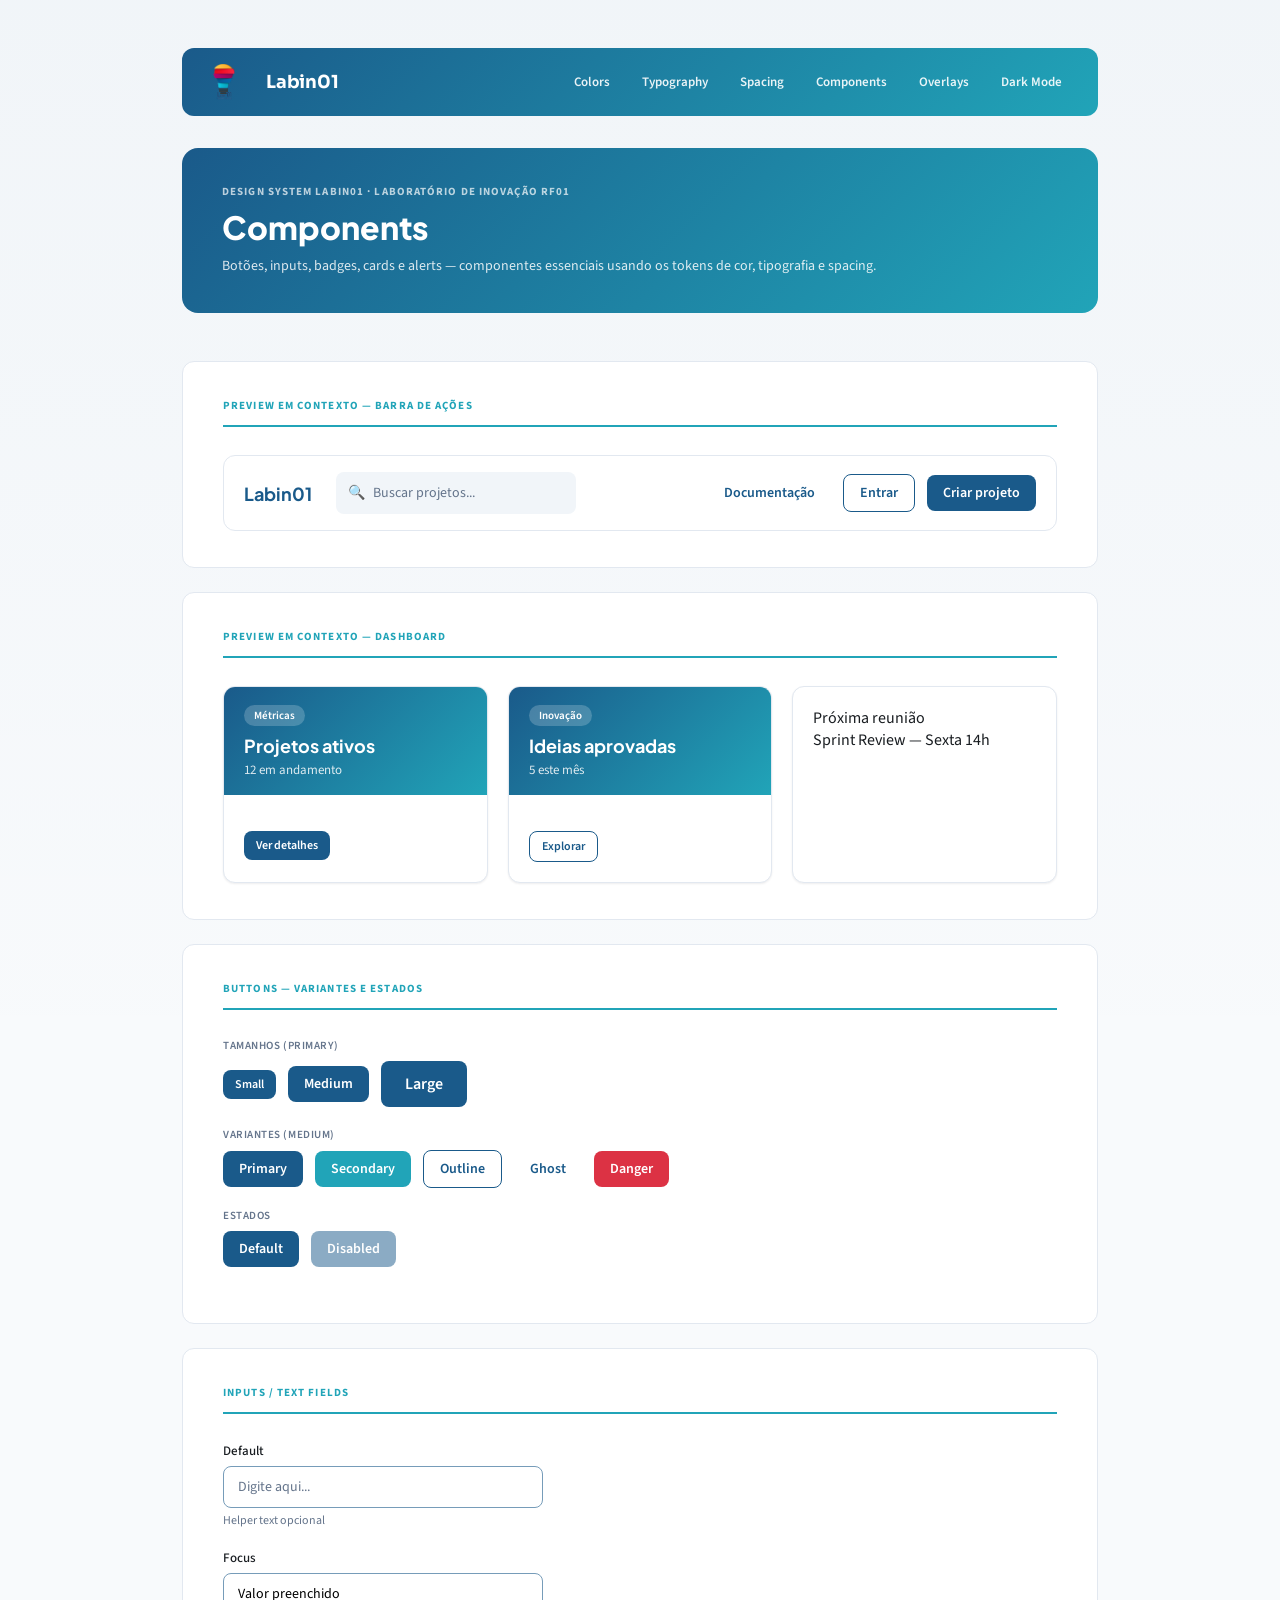
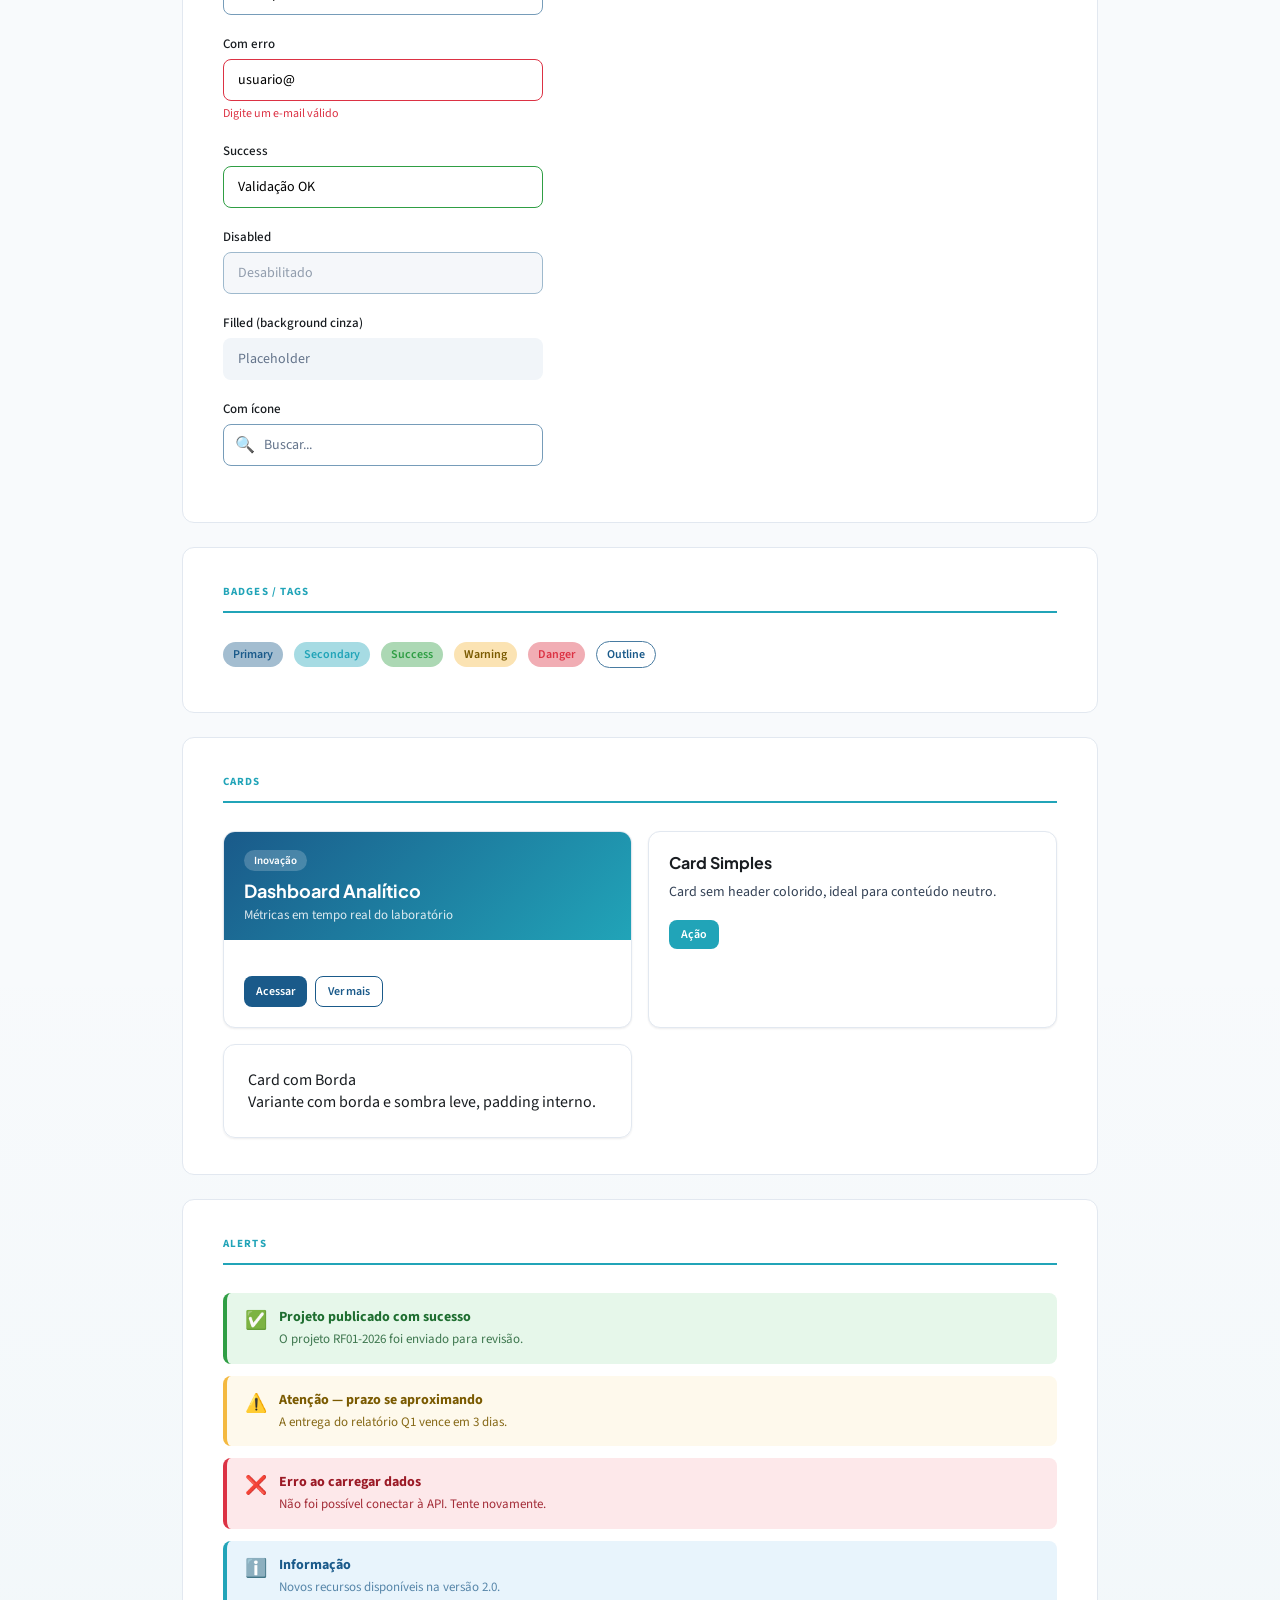
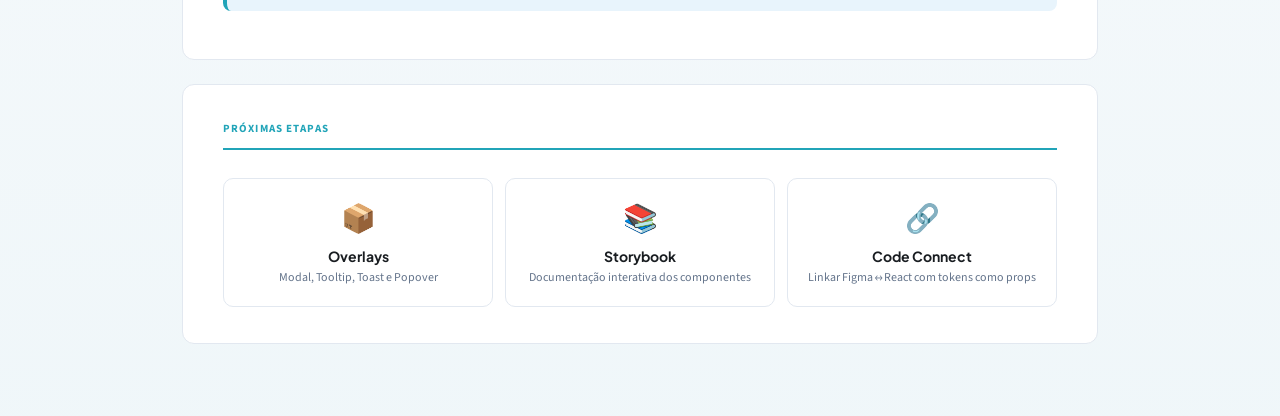
<file: ds-pages/components.html>
<!doctype html>
<html lang="pt-BR">
  <head>
    <meta charset="UTF-8" />
    <meta name="viewport" content="width=device-width, initial-scale=1.0" />
    <title>Components — Design System Labin01</title>
    <link
      href="https://fonts.googleapis.com/css2?family=Sora:wght@400;500;600;700;800&family=Plus+Jakarta+Sans:wght@400;500;600;700;800&family=Source+Sans+3:wght@300;400;500;600;700&family=JetBrains+Mono:wght@400;500&display=swap"
      rel="stylesheet"
    />
    <link href="shared.css" rel="stylesheet" />
    <style>
      *,
      *::before,
      *::after {
        box-sizing: border-box;
        margin: 0;
        padding: 0;
      }

      :root {
        --font-h: "Plus Jakarta Sans", sans-serif;
        --font-body: "Source Sans 3", sans-serif;
        --font-m: "JetBrains Mono", monospace;
        --black: #191d21;
        --white: #f8f9fa;
        --gray50: #f8fafc;
        --gray100: #f1f5f9;
        --gray200: #e2e8f0;
        --gray500: #64748b;
        --gray700: #334155;

        --primary-50: #a3bdd0;
        --primary-100: #769cb9;
        --primary-300: #487ba1;
        --primary-400: #316b96;
        --primary-500: #1a5a8a;

        --secondary-50: #a6dbe3;
        --secondary-100: #7ac8d4;
        --secondary-500: #21a4b8;

        --success-50: #acd8b4;
        --success-500: #2f9e44;

        --warning-50: #fbe3b3;
        --warning-500: #f4b940;

        --danger-50: #f1adb4;
        --danger-500: #dc3244;

        --radius-sm: 4px;
        --radius-md: 8px;
        --radius-lg: 12px;
        --shadow-sm: 0 1px 2px 0 rgba(25, 29, 33, 0.08);
        --shadow-md: 0 4px 8px 0 rgba(25, 29, 33, 0.1);
      }

      body {
        font-family: var(--font-body);
        color: var(--black);
        padding: 48px 32px;
        max-width: 980px;
        margin: 0 auto;
      }

      .ds-header {
        background: linear-gradient(
          135deg,
          var(--primary-500) 0%,
          var(--secondary-500) 100%
        );
        border-radius: 16px;
        padding: 36px 40px;
        color: white;
        margin-bottom: 48px;
      }
      .ds-header .label {
        font-size: 11px;
        font-weight: 700;
        letter-spacing: 0.1em;
        text-transform: uppercase;
        opacity: 0.7;
        margin-bottom: 8px;
      }
      .ds-header h1 {
        font-family: var(--font-h);
        font-size: 32px;
        font-weight: 800;
      }
      .ds-header p {
        margin-top: 8px;
        opacity: 0.85;
        font-size: 14px;
        line-height: 1.6;
      }

      .section {
        background: white;
        border-radius: 12px;
        padding: 36px 40px;
        margin-bottom: 24px;
        border: 1px solid var(--gray200);
      }
      .section-title {
        font-size: 11px;
        font-weight: 700;
        letter-spacing: 0.1em;
        text-transform: uppercase;
        color: var(--secondary-500);
        margin-bottom: 28px;
        padding-bottom: 12px;
        border-bottom: 2px solid var(--secondary-500);
      }

      /* Buttons */
      .btn {
        font-family: var(--font-body);
        font-weight: 600;
        border: none;
        cursor: pointer;
        border-radius: var(--radius-md);
        transition: background 0.2s, border-color 0.2s, opacity 0.2s, transform 0.2s, box-shadow 0.2s;
      }
      .btn:hover:not(:disabled) {
        transform: translateY(-1px);
        box-shadow: 0 4px 12px rgba(26, 90, 138, 0.2);
      }
      .btn:focus-visible {
        outline: 2px solid var(--secondary-500);
        outline-offset: 2px;
      }
      .btn:disabled {
        cursor: not-allowed;
        opacity: 0.5;
      }
      .btn-sm { padding: 6px 12px; font-size: 12px; }
      .btn-md { padding: 8px 16px; font-size: 14px; }
      .btn-lg { padding: 12px 24px; font-size: 16px; }

      .btn-primary {
        background: var(--primary-500);
        color: white;
      }
      .btn-primary:hover:not(:disabled) { background: var(--primary-400); }
      .btn-primary:active:not(:disabled) { background: var(--primary-300); }

      .btn-secondary {
        background: var(--secondary-500);
        color: white;
      }
      .btn-secondary:hover:not(:disabled) { background: var(--secondary-100); }

      .btn-outline {
        background: transparent;
        border: 1.5px solid var(--primary-500);
        color: var(--primary-500);
      }
      .btn-outline:hover:not(:disabled) {
        background: var(--primary-50);
      }

      .btn-ghost {
        background: transparent;
        color: var(--primary-500);
      }
      .btn-ghost:hover:not(:disabled) {
        background: var(--primary-50);
      }

      .btn-danger {
        background: var(--danger-500);
        color: white;
      }
      .btn-danger:hover:not(:disabled) { background: #c42a3a; }

      .btn-row {
        display: flex;
        flex-wrap: wrap;
        gap: 12px;
        align-items: center;
      }
      .btn-group {
        margin-bottom: 20px;
      }
      .btn-group-label {
        font-size: 11px;
        font-weight: 600;
        color: var(--gray500);
        margin-bottom: 8px;
        text-transform: uppercase;
        letter-spacing: 0.05em;
      }

      /* Context preview */
      .context-header {
        display: flex;
        align-items: center;
        gap: 24px;
        flex-wrap: wrap;
        padding: 16px 20px;
        background: white;
        border: 1px solid var(--gray200);
        border-radius: var(--radius-lg);
      }
      .context-header-brand {
        font-family: var(--font-h);
        font-size: 18px;
        font-weight: 700;
        color: var(--primary-500);
      }
      .context-header-search {
        position: relative;
        flex: 1;
        min-width: 200px;
      }
      .context-header-search .input-icon {
        position: absolute;
        left: 12px;
        top: 50%;
        transform: translateY(-50%);
        font-size: 14px;
      }
      .context-header-search .input {
        padding-left: 36px;
      }
      .context-header-actions {
        display: flex;
        gap: 12px;
        align-items: center;
      }
      .context-dashboard {
        display: grid;
        grid-template-columns: repeat(auto-fill, minmax(220px, 1fr));
        gap: 20px;
      }
      .context-dashboard .card-simple {
        border: 1px solid var(--gray200);
        border-radius: var(--radius-lg);
        padding: 20px;
        background: white;
        box-shadow: var(--shadow-sm);
        transition: transform 0.2s, box-shadow 0.2s;
      }
      .context-dashboard .card-simple:hover {
        transform: translateY(-2px);
        box-shadow: 0 8px 24px rgba(25, 29, 33, 0.12);
      }

      /* Inputs */
      .input-wrap {
        margin-bottom: 20px;
        max-width: 320px;
      }
      .input-label {
        display: block;
        font-size: 13px;
        font-weight: 500;
        color: var(--black);
        margin-bottom: 6px;
      }
      .input {
        width: 100%;
        padding: 10px 14px;
        font-family: var(--font-body);
        font-size: 14px;
        border: 1.5px solid var(--primary-100);
        border-radius: var(--radius-md);
        background: white;
        transition: border-color 0.15s, box-shadow 0.15s;
      }
      .input:focus {
        outline: none;
        border-color: var(--secondary-500);
        box-shadow: 0 0 0 3px rgba(33, 164, 184, 0.2);
      }
      .input:focus-visible {
        box-shadow: 0 0 0 3px rgba(33, 164, 184, 0.35);
      }
      .input::placeholder { color: var(--gray500); }
      .input.input-error {
        border-color: var(--danger-500);
      }
      .input.input-error:focus {
        box-shadow: 0 0 0 3px rgba(220, 50, 68, 0.2);
      }
      .input.input-success {
        border-color: var(--success-500);
      }
      .input:disabled {
        background: var(--gray100);
        cursor: not-allowed;
        opacity: 0.7;
      }
      .input-helper {
        font-size: 12px;
        color: var(--gray500);
        margin-top: 4px;
      }
      .input-error-msg {
        font-size: 12px;
        color: var(--danger-500);
        margin-top: 4px;
      }
      .input-icon-wrap {
        position: relative;
      }
      .input-icon-wrap .input {
        padding-left: 40px;
      }
      .input-icon {
        position: absolute;
        left: 12px;
        top: 50%;
        transform: translateY(-50%);
        font-size: 16px;
        color: var(--gray500);
      }
      .input-filled {
        background: var(--gray100);
        border-color: transparent;
      }
      .input-filled:focus {
        background: white;
        border-color: var(--secondary-500);
      }

      /* Badges */
      .badge {
        display: inline-block;
        font-size: 12px;
        font-weight: 600;
        padding: 4px 10px;
        border-radius: 20px;
        margin-right: 8px;
        margin-bottom: 8px;
      }
      .badge-primary { background: var(--primary-50); color: var(--primary-500); }
      .badge-secondary { background: var(--secondary-50); color: var(--secondary-500); }
      .badge-success { background: var(--success-50); color: var(--success-500); }
      .badge-warning { background: var(--warning-50); color: #7a5a00; }
      .badge-danger { background: var(--danger-50); color: var(--danger-500); }
      .badge-outline {
        background: transparent;
        border: 1.5px solid var(--primary-300);
        color: var(--primary-500);
      }

      /* Cards */
      .card {
        border: 1px solid var(--gray200);
        border-radius: var(--radius-lg);
        overflow: hidden;
        background: white;
        box-shadow: var(--shadow-sm);
        transition: transform 0.2s, box-shadow 0.2s;
      }
      .card:hover {
        transform: translateY(-2px);
        box-shadow: 0 8px 24px rgba(25, 29, 33, 0.12);
      }
      .card:focus-within {
        outline: 2px solid var(--secondary-500);
        outline-offset: 2px;
      }
      .card-header {
        padding: 16px 20px;
        background: linear-gradient(135deg, var(--primary-500), var(--secondary-500));
        color: white;
      }
      .card-header .card-tag {
        font-size: 11px;
        font-weight: 600;
        background: rgba(255,255,255,0.2);
        padding: 3px 10px;
        border-radius: 20px;
        margin-bottom: 8px;
        display: inline-block;
      }
      .card-header .card-title {
        font-family: var(--font-h);
        font-size: 18px;
        font-weight: 700;
      }
      .card-header .card-subtitle {
        font-size: 13px;
        opacity: 0.85;
        margin-top: 4px;
      }
      .card-body {
        padding: 20px;
      }
      .card-body .card-title {
        font-family: var(--font-h);
        font-size: 16px;
        font-weight: 700;
        margin-bottom: 8px;
      }
      .card-body .card-text {
        font-size: 14px;
        color: var(--gray700);
        line-height: 1.6;
      }
      .card-actions {
        display: flex;
        gap: 8px;
        margin-top: 16px;
      }
      .card-simple {
        padding: 24px;
        border-radius: var(--radius-lg);
        border: 1px solid var(--gray200);
        box-shadow: var(--shadow-sm);
      }

      /* Alerts */
      .alert {
        display: flex;
        align-items: flex-start;
        gap: 12px;
        padding: 14px 18px;
        border-radius: var(--radius-md);
        margin-bottom: 12px;
        font-size: 14px;
        line-height: 1.5;
      }
      .alert-icon { font-size: 18px; flex-shrink: 0; }
      .alert-content { flex: 1; }
      .alert-title { font-weight: 700; margin-bottom: 2px; }
      .alert-desc { font-size: 13px; opacity: 0.9; }
      .alert-success {
        background: #e6f7ea;
        border-left: 4px solid var(--success-500);
      }
      .alert-success .alert-title { color: #1e6e30; }
      .alert-success .alert-desc { color: #2d6a3f; }
      .alert-warning {
        background: #fef9ec;
        border-left: 4px solid var(--warning-500);
      }
      .alert-warning .alert-title { color: #7a5a00; }
      .alert-warning .alert-desc { color: #7a5a00; }
      .alert-danger {
        background: #fde8ea;
        border-left: 4px solid var(--danger-500);
      }
      .alert-danger .alert-title { color: #9b1a26; }
      .alert-danger .alert-desc { color: #9b1a26; }
      .alert-info {
        background: #e8f4fc;
        border-left: 4px solid var(--secondary-500);
      }
      .alert-info .alert-title { color: var(--primary-500); }
      .alert-info .alert-desc { color: var(--primary-300); }

      .cards-grid {
        display: grid;
        grid-template-columns: repeat(auto-fill, minmax(280px, 1fr));
        gap: 16px;
      }

      .next-grid {
        display: grid;
        grid-template-columns: repeat(3, 1fr);
        gap: 12px;
      }
      .next-card {
        background: white;
        border: 1px solid var(--gray200);
        border-radius: 10px;
        padding: 20px;
        text-align: center;
      }
      .next-icon { font-size: 28px; margin-bottom: 8px; }
      .next-title {
        font-family: var(--font-h);
        font-size: 14px;
        font-weight: 700;
        color: var(--black);
        margin-bottom: 4px;
      }
      .next-desc { font-size: 12px; color: var(--gray500); }
    </style>
  </head>
  <body>
    <nav class="ds-nav">
      <img src="../logo-labin.png" alt="Labin01 Logo" class="ds-nav-logo" />
      <a href="index.html" class="ds-nav-home">Labin01</a>
      <div class="ds-nav-links">
        <a href="colors-schema.html">Colors</a>
        <a href="typography.html">Typography</a>
        <a href="spacing-elevation.html">Spacing</a>
        <a href="components.html">Components</a>
        <a href="overlays.html">Overlays</a>
        <a href="dark-mode-guide.html">Dark Mode</a>
      </div>
    </nav>
    <div class="ds-header">
      <div class="label">Design System Labin01 · Laboratório de Inovação RF01</div>
      <h1>Components</h1>
      <p>
        Botões, inputs, badges, cards e alerts — componentes essenciais usando
        os tokens de cor, tipografia e spacing.
      </p>
    </div>

    <!-- CONTEXT PREVIEW: Header fictício -->
    <div class="section">
      <div class="section-title">Preview em Contexto — Barra de Ações</div>
      <div class="context-header">
        <div class="context-header-brand">Labin01</div>
        <div class="context-header-search">
          <span class="input-icon">🔍</span>
          <input type="text" class="input input-filled" placeholder="Buscar projetos..." style="max-width: 240px;" />
        </div>
        <div class="context-header-actions">
          <button class="btn btn-ghost btn-md">Documentação</button>
          <button class="btn btn-outline btn-md">Entrar</button>
          <button class="btn btn-primary btn-md">Criar projeto</button>
        </div>
      </div>
    </div>

    <!-- CONTEXT PREVIEW: Dashboard mínimo -->
    <div class="section">
      <div class="section-title">Preview em Contexto — Dashboard</div>
      <div class="context-dashboard">
        <div class="card">
          <div class="card-header">
            <span class="card-tag">Métricas</span>
            <div class="card-title">Projetos ativos</div>
            <div class="card-subtitle">12 em andamento</div>
          </div>
          <div class="card-body">
            <div class="card-actions">
              <button class="btn btn-primary btn-sm">Ver detalhes</button>
            </div>
          </div>
        </div>
        <div class="card">
          <div class="card-header">
            <span class="card-tag">Inovação</span>
            <div class="card-title">Ideias aprovadas</div>
            <div class="card-subtitle">5 este mês</div>
          </div>
          <div class="card-body">
            <div class="card-actions">
              <button class="btn btn-outline btn-sm">Explorar</button>
            </div>
          </div>
        </div>
        <div class="card-simple">
          <div class="card-title">Próxima reunião</div>
          <div class="card-text">Sprint Review — Sexta 14h</div>
        </div>
      </div>
    </div>

    <!-- BUTTONS -->
    <div class="section">
      <div class="section-title">Buttons — Variantes e Estados</div>

      <div class="btn-group">
        <div class="btn-group-label">Tamanhos (Primary)</div>
        <div class="btn-row">
          <button class="btn btn-primary btn-sm">Small</button>
          <button class="btn btn-primary btn-md">Medium</button>
          <button class="btn btn-primary btn-lg">Large</button>
        </div>
      </div>

      <div class="btn-group">
        <div class="btn-group-label">Variantes (Medium)</div>
        <div class="btn-row">
          <button class="btn btn-primary btn-md">Primary</button>
          <button class="btn btn-secondary btn-md">Secondary</button>
          <button class="btn btn-outline btn-md">Outline</button>
          <button class="btn btn-ghost btn-md">Ghost</button>
          <button class="btn btn-danger btn-md">Danger</button>
        </div>
      </div>

      <div class="btn-group">
        <div class="btn-group-label">Estados</div>
        <div class="btn-row">
          <button class="btn btn-primary btn-md">Default</button>
          <button class="btn btn-primary btn-md" disabled>Disabled</button>
        </div>
      </div>
    </div>

    <!-- INPUTS -->
    <div class="section">
      <div class="section-title">Inputs / Text Fields</div>

      <div class="input-wrap">
        <label class="input-label">Default</label>
        <input type="text" class="input" placeholder="Digite aqui..." />
        <div class="input-helper">Helper text opcional</div>
      </div>

      <div class="input-wrap">
        <label class="input-label">Focus</label>
        <input type="text" class="input" placeholder="Campo em foco" value="Valor preenchido" />
      </div>

      <div class="input-wrap">
        <label class="input-label">Com erro</label>
        <input type="text" class="input input-error" placeholder="E-mail inválido" value="usuario@" />
        <div class="input-error-msg">Digite um e-mail válido</div>
      </div>

      <div class="input-wrap">
        <label class="input-label">Success</label>
        <input type="text" class="input input-success" value="Validação OK" />
      </div>

      <div class="input-wrap">
        <label class="input-label">Disabled</label>
        <input type="text" class="input" placeholder="Desabilitado" disabled />
      </div>

      <div class="input-wrap">
        <label class="input-label">Filled (background cinza)</label>
        <input type="text" class="input input-filled" placeholder="Placeholder" />
      </div>

      <div class="input-wrap">
        <label class="input-label">Com ícone</label>
        <div class="input-icon-wrap">
          <span class="input-icon">🔍</span>
          <input type="text" class="input" placeholder="Buscar..." />
        </div>
      </div>
    </div>

    <!-- BADGES -->
    <div class="section">
      <div class="section-title">Badges / Tags</div>
      <div>
        <span class="badge badge-primary">Primary</span>
        <span class="badge badge-secondary">Secondary</span>
        <span class="badge badge-success">Success</span>
        <span class="badge badge-warning">Warning</span>
        <span class="badge badge-danger">Danger</span>
        <span class="badge badge-outline">Outline</span>
      </div>
    </div>

    <!-- CARDS -->
    <div class="section">
      <div class="section-title">Cards</div>
      <div class="cards-grid">
        <div class="card">
          <div class="card-header">
            <span class="card-tag">Inovação</span>
            <div class="card-title">Dashboard Analítico</div>
            <div class="card-subtitle">Métricas em tempo real do laboratório</div>
          </div>
          <div class="card-body">
            <div class="card-actions">
              <button class="btn btn-primary btn-sm">Acessar</button>
              <button class="btn btn-outline btn-sm">Ver mais</button>
            </div>
          </div>
        </div>

        <div class="card">
          <div class="card-body">
            <div class="card-title">Card Simples</div>
            <div class="card-text">
              Card sem header colorido, ideal para conteúdo neutro.
            </div>
            <div class="card-actions">
              <button class="btn btn-secondary btn-sm">Ação</button>
            </div>
          </div>
        </div>

        <div class="card-simple">
          <div class="card-title">Card com Borda</div>
          <div class="card-text">
            Variante com borda e sombra leve, padding interno.
          </div>
        </div>
      </div>
    </div>

    <!-- ALERTS -->
    <div class="section">
      <div class="section-title">Alerts</div>
      <div class="alert alert-success">
        <span class="alert-icon">✅</span>
        <div class="alert-content">
          <div class="alert-title">Projeto publicado com sucesso</div>
          <div class="alert-desc">O projeto RF01-2026 foi enviado para revisão.</div>
        </div>
      </div>
      <div class="alert alert-warning">
        <span class="alert-icon">⚠️</span>
        <div class="alert-content">
          <div class="alert-title">Atenção — prazo se aproximando</div>
          <div class="alert-desc">A entrega do relatório Q1 vence em 3 dias.</div>
        </div>
      </div>
      <div class="alert alert-danger">
        <span class="alert-icon">❌</span>
        <div class="alert-content">
          <div class="alert-title">Erro ao carregar dados</div>
          <div class="alert-desc">Não foi possível conectar à API. Tente novamente.</div>
        </div>
      </div>
      <div class="alert alert-info">
        <span class="alert-icon">ℹ️</span>
        <div class="alert-content">
          <div class="alert-title">Informação</div>
          <div class="alert-desc">Novos recursos disponíveis na versão 2.0.</div>
        </div>
      </div>
    </div>

    <!-- NEXT STEPS -->
    <div class="section">
      <div class="section-title">Próximas Etapas</div>
      <div class="next-grid">
        <div class="next-card">
          <div class="next-icon">📦</div>
          <div class="next-title">Overlays</div>
          <div class="next-desc">Modal, Tooltip, Toast e Popover</div>
        </div>
        <div class="next-card">
          <div class="next-icon">📚</div>
          <div class="next-title">Storybook</div>
          <div class="next-desc">Documentação interativa dos componentes</div>
        </div>
        <div class="next-card">
          <div class="next-icon">🔗</div>
          <div class="next-title">Code Connect</div>
          <div class="next-desc">Linkar Figma ↔ React com tokens como props</div>
        </div>
      </div>
    </div>
  </body>
</html>
</file>
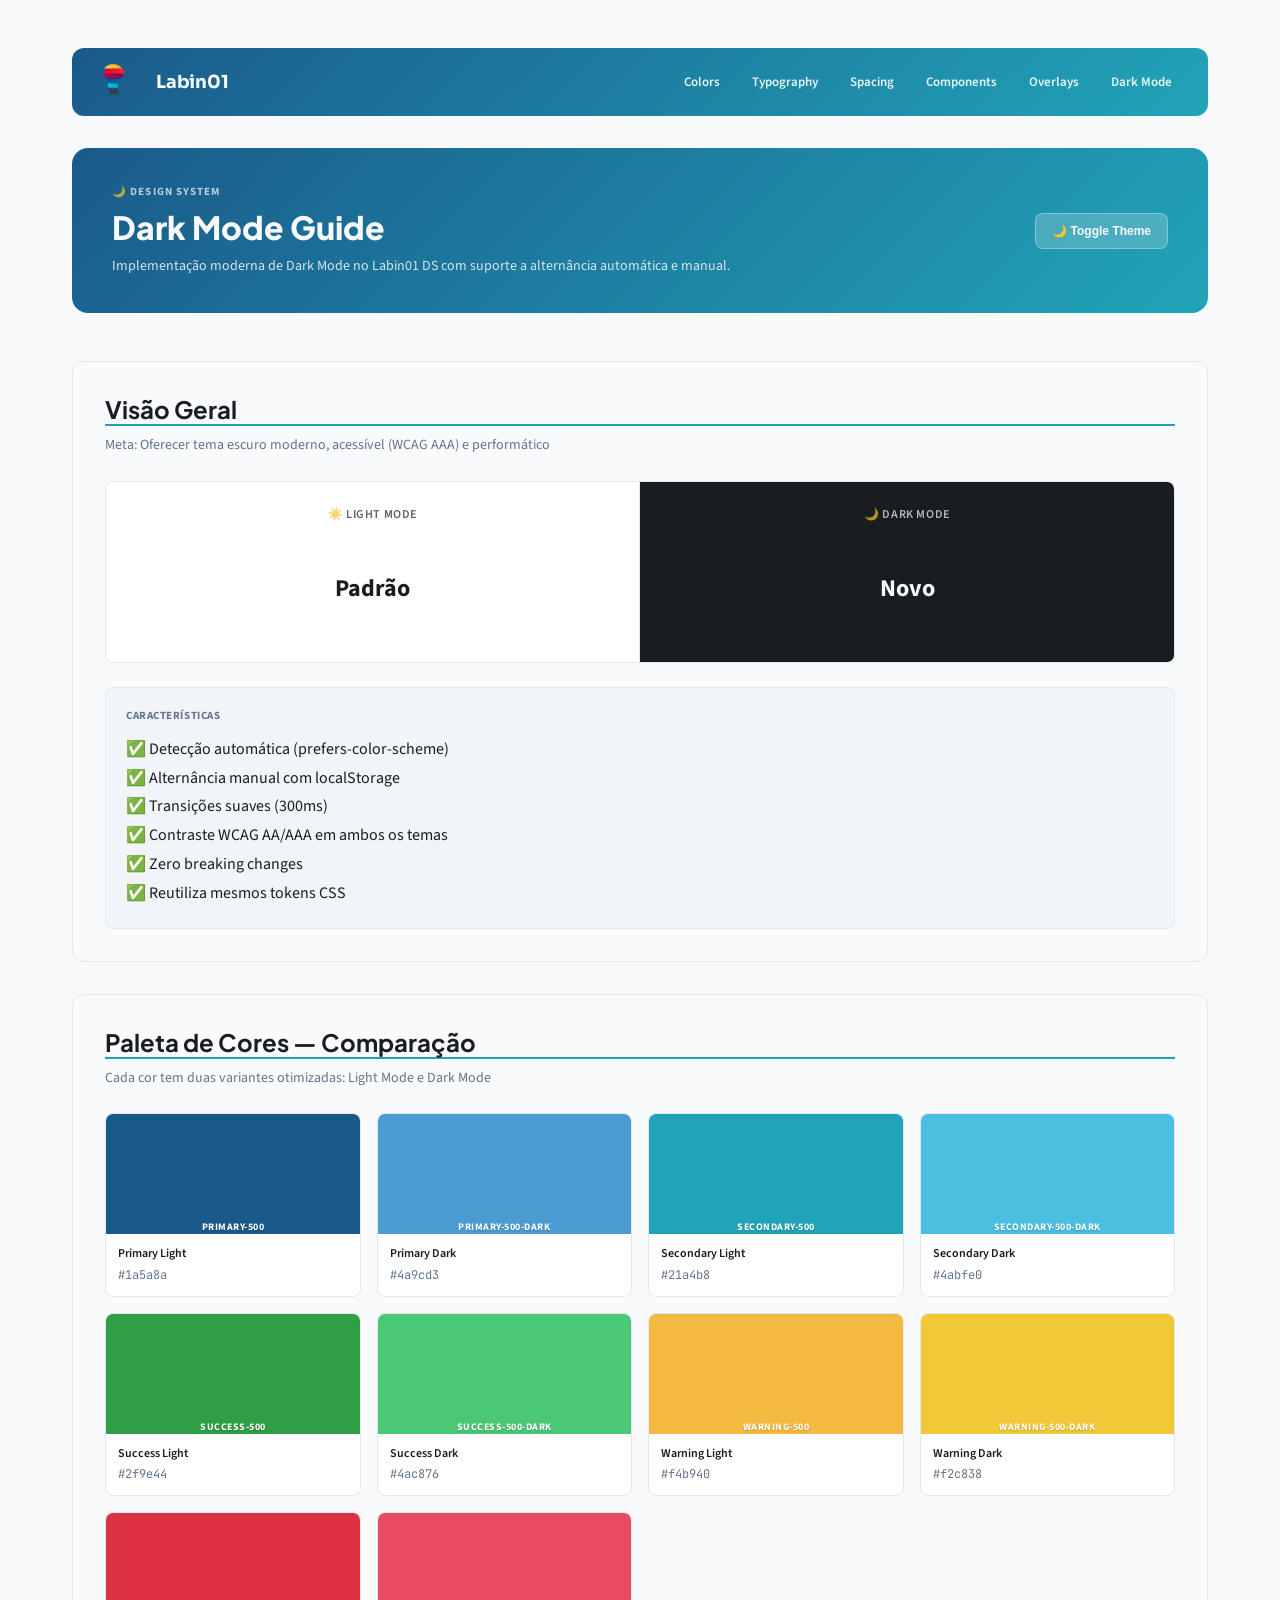
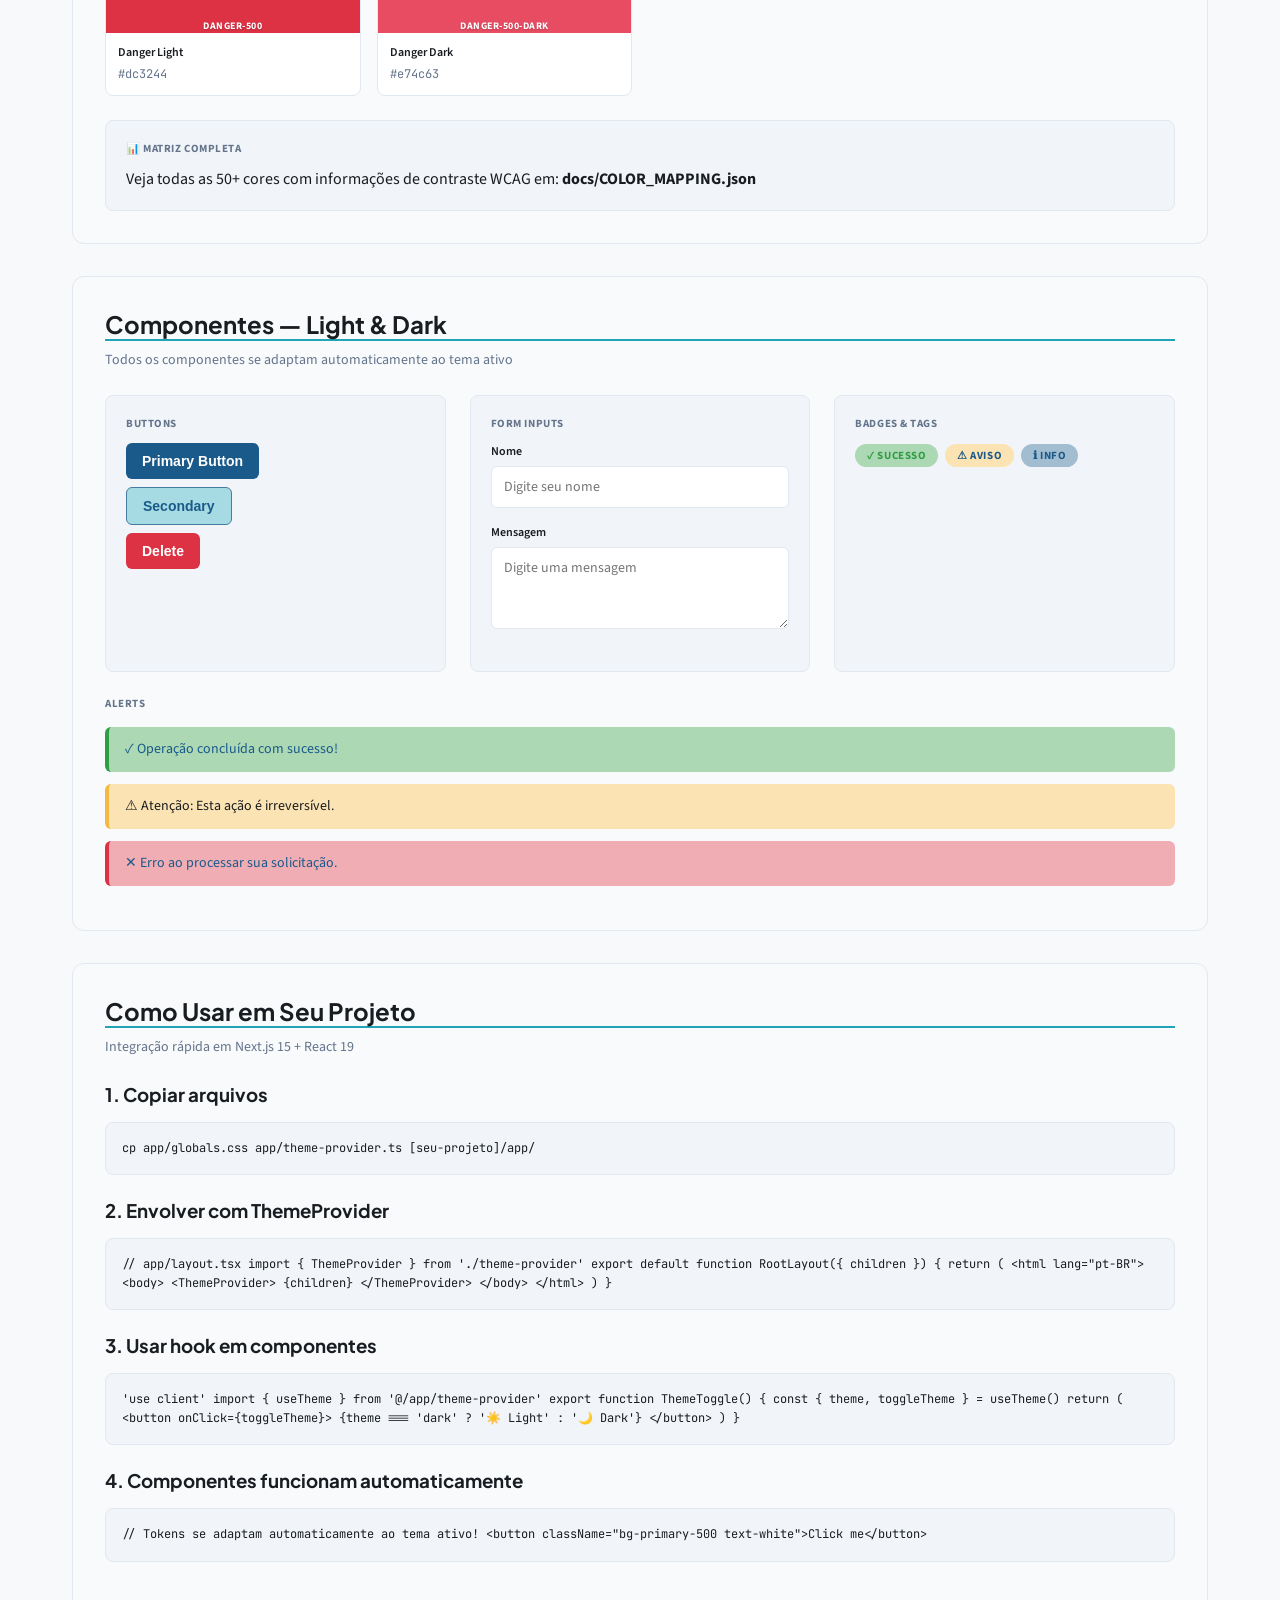
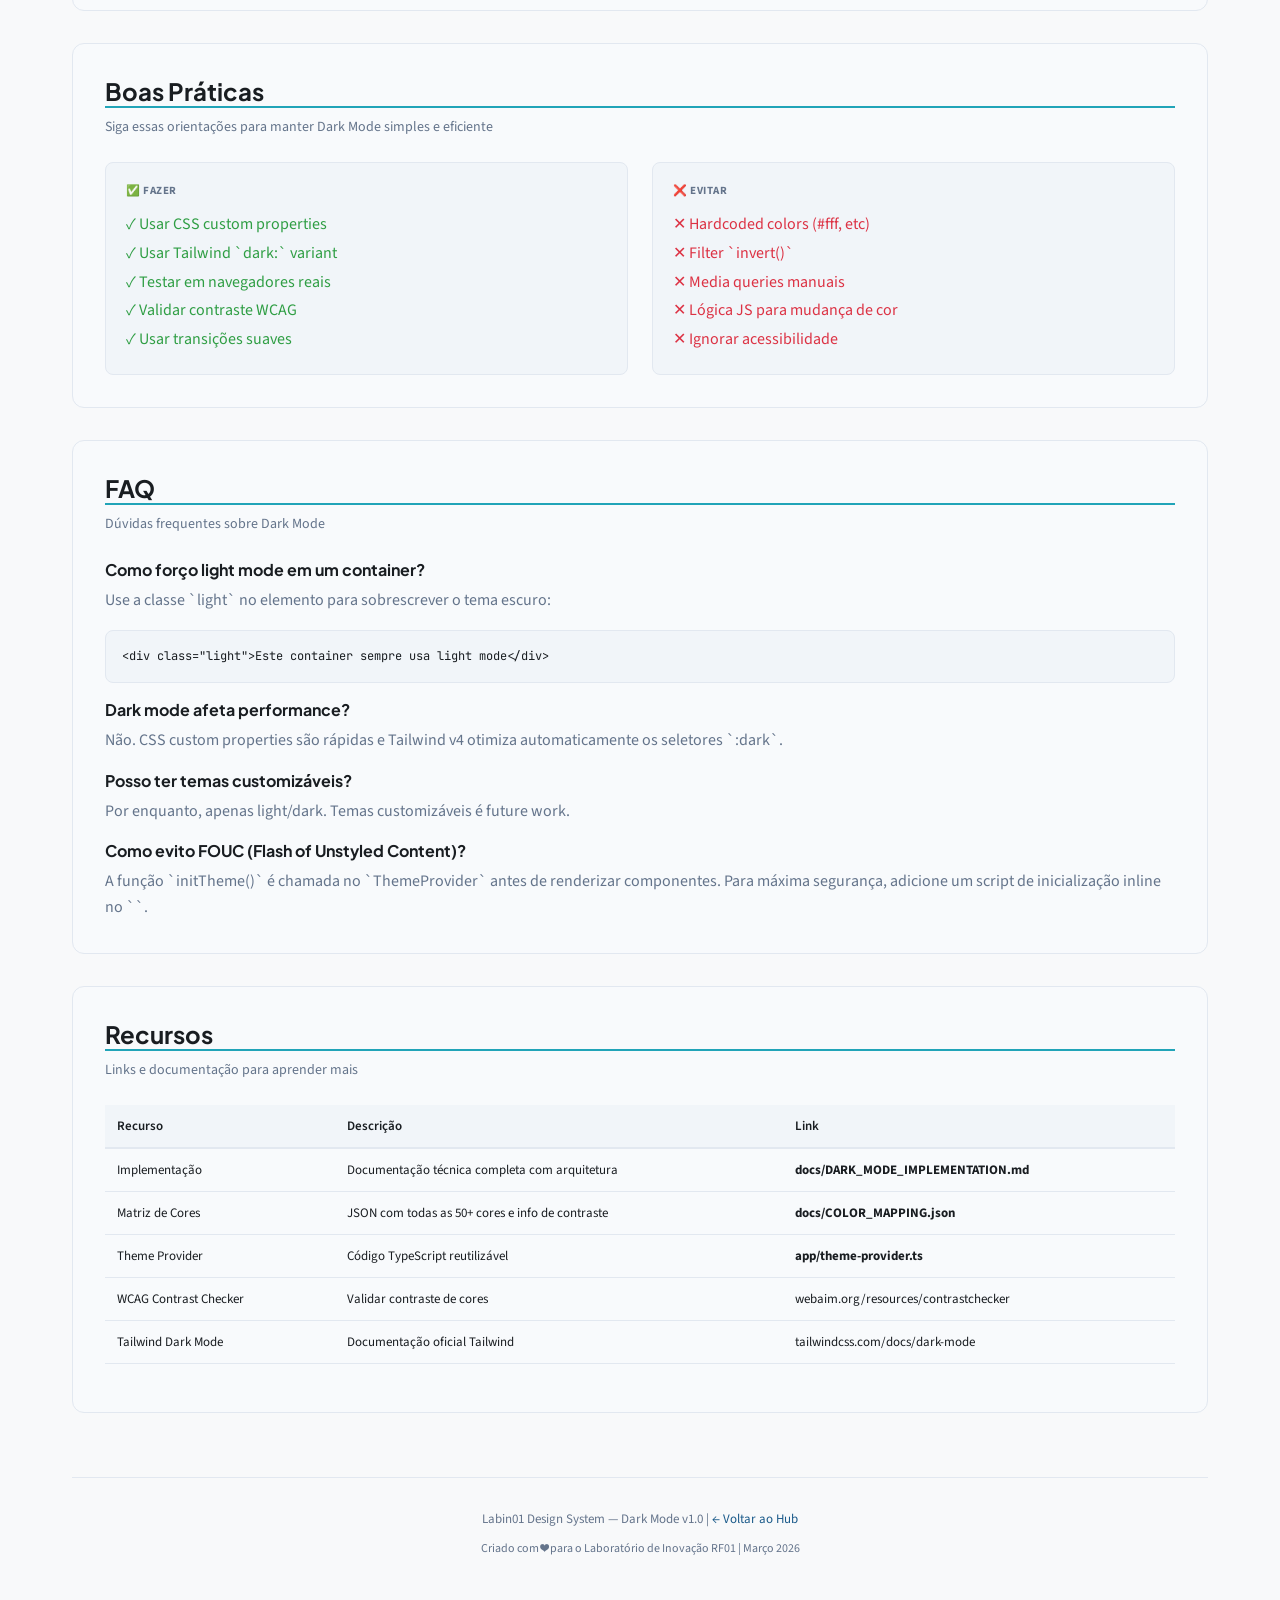
<file: ds-pages/dark-mode-guide.html>
<!doctype html>
<html lang="pt-BR">
  <head>
    <meta charset="UTF-8" />
    <meta name="viewport" content="width=device-width, initial-scale=1.0" />
    <title>Dark Mode Guide — Design System Labin01</title>
    <link
      href="https://fonts.googleapis.com/css2?family=Sora:wght@400;500;600;700;800&family=Plus+Jakarta+Sans:wght@400;500;600;700;800&family=Source+Sans+3:wght@300;400;500;600;700&family=JetBrains+Mono:wght@400;500&display=swap"
      rel="stylesheet"
    />
    <link href="shared.css" rel="stylesheet" />
    <style>
      :root {
        --font-h: "Plus Jakarta Sans", sans-serif;
        --font-body: "Source Sans 3", sans-serif;
        --font-m: "JetBrains Mono", monospace;
        --black: #191d21;
        --white: #f8f9fa;
        --gray50: #f8fafc;
        --gray100: #f1f5f9;
        --gray200: #e2e8f0;
        --gray500: #64748b;
        --gray700: #334155;

        --primary-50: #a3bdd0;
        --primary-100: #769cb9;
        --primary-300: #487ba1;
        --primary-500: #1a5a8a;

        --secondary-50: #a6dbe3;
        --secondary-500: #21a4b8;

        --success-50: #acd8b4;
        --success-500: #2f9e44;

        --warning-50: #fbe3b3;
        --warning-500: #f4b940;

        --danger-50: #f1adb4;
        --danger-500: #dc3244;

        --radius-sm: 4px;
        --radius-md: 8px;
        --radius-lg: 12px;
        --radius-xl: 16px;
        --shadow-sm: 0 1px 2px 0 rgba(25, 29, 33, 0.08);
        --shadow-md: 0 4px 8px 0 rgba(25, 29, 33, 0.1);
        --shadow-lg: 0 8px 24px 0 rgba(25, 29, 33, 0.12);
      }

      @media (prefers-color-scheme: dark) {
        :root {
          --black: #f8f9fa;
          --white: #191d21;
          --gray50: #2d3139;
          --gray100: #3a4049;
          --gray200: #474850;
          --gray500: #8a9199;
          --gray700: #c5c9cf;

          --primary-50: #e8f1f7;
          --primary-100: #d1e3ef;
          --primary-300: #95c5e0;
          --primary-500: #4a9cd3;

          --secondary-50: #e8f7fb;
          --secondary-500: #4abfe0;

          --success-50: #e8f5eb;
          --success-500: #4ac876;

          --warning-50: #fdf7e8;
          --warning-500: #f2c838;

          --danger-50: #fbe8eb;
          --danger-500: #e74c63;

          --shadow-sm: 0 1px 2px 0 rgba(248, 249, 250, 0.08);
          --shadow-md: 0 4px 8px 0 rgba(248, 249, 250, 0.1);
          --shadow-lg: 0 8px 24px 0 rgba(248, 249, 250, 0.12);
        }
      }

      * {
        box-sizing: border-box;
        margin: 0;
        padding: 0;
      }

      body {
        font-family: var(--font-body);
        background: var(--white);
        color: var(--black);
        padding: 48px 32px;
        max-width: 1200px;
        margin: 0 auto;
        transition: background-color 0.3s ease, color 0.3s ease;
      }

      .ds-header {
        background: linear-gradient(135deg, var(--primary-500) 0%, var(--secondary-500) 100%);
        border-radius: 16px;
        padding: 36px 40px;
        color: var(--white);
        margin-bottom: 48px;
        display: flex;
        justify-content: space-between;
        align-items: center;
      }

      .ds-header .header-left h1 {
        font-family: var(--font-h);
        font-size: 32px;
        font-weight: 800;
        margin-top: 8px;
      }

      .ds-header .header-left p {
        margin-top: 8px;
        opacity: 0.85;
        font-size: 14px;
        line-height: 1.6;
      }

      .ds-header .label {
        font-size: 11px;
        font-weight: 700;
        letter-spacing: 0.1em;
        text-transform: uppercase;
        opacity: 0.7;
        margin-bottom: 8px;
      }

      .theme-toggle {
        background: rgba(255, 255, 255, 0.2);
        border: 1px solid rgba(255, 255, 255, 0.3);
        color: var(--white);
        padding: 10px 16px;
        border-radius: 8px;
        font-size: 12px;
        font-weight: 600;
        cursor: pointer;
        transition: all 0.3s ease;
      }

      .theme-toggle:hover {
        background: rgba(255, 255, 255, 0.3);
      }

      .section {
        background: var(--gray50);
        border: 1px solid var(--gray200);
        border-radius: 12px;
        padding: 32px;
        margin-bottom: 32px;
      }

      .section-title {
        font-family: var(--font-h);
        font-size: 24px;
        font-weight: 700;
        margin-bottom: 8px;
        color: var(--black);
      }

      .section-desc {
        font-size: 14px;
        color: var(--gray500);
        line-height: 1.6;
        margin-bottom: 24px;
      }

      .color-grid {
        display: grid;
        grid-template-columns: repeat(auto-fit, minmax(240px, 1fr));
        gap: 16px;
        margin-top: 16px;
      }

      .color-card {
        background: white;
        border: 1px solid var(--gray200);
        border-radius: 8px;
        overflow: hidden;
        transition: all 0.2s ease;
      }

      @media (prefers-color-scheme: dark) {
        .color-card {
          background: var(--gray100);
        }
      }

      .color-card:hover {
        box-shadow: var(--shadow-lg);
        transform: translateY(-2px);
      }

      .color-swatch {
        height: 120px;
        display: flex;
        align-items: flex-end;
        justify-content: center;
        font-size: 10px;
        font-weight: 700;
        text-transform: uppercase;
        letter-spacing: 0.05em;
        color: white;
        text-shadow: 0 1px 2px rgba(0, 0, 0, 0.2);
      }

      .color-info {
        padding: 12px;
        font-size: 12px;
        line-height: 1.4;
      }

      .color-info .color-name {
        font-weight: 600;
        color: var(--black);
      }

      .color-info .color-hex {
        color: var(--gray500);
        font-family: var(--font-m);
        margin-top: 4px;
      }

      .components-showcase {
        display: grid;
        grid-template-columns: repeat(auto-fit, minmax(280px, 1fr));
        gap: 24px;
        margin-top: 24px;
      }

      .component-box {
        background: var(--gray100);
        border: 1px solid var(--gray200);
        border-radius: 8px;
        padding: 20px;
      }

      @media (prefers-color-scheme: dark) {
        .component-box {
          background: #1a1d20;
          border: 1px solid var(--gray200);
        }
      }

      .component-label {
        font-size: 11px;
        font-weight: 700;
        text-transform: uppercase;
        letter-spacing: 0.05em;
        color: var(--gray500);
        margin-bottom: 12px;
      }

      .btn {
        display: inline-block;
        padding: 10px 16px;
        border: none;
        border-radius: 6px;
        font-size: 14px;
        font-weight: 600;
        cursor: pointer;
        transition: all 0.2s ease;
        margin-bottom: 8px;
        margin-right: 8px;
      }

      .btn-primary {
        background: var(--primary-500);
        color: white;
      }

      .btn-primary:hover {
        opacity: 0.9;
        transform: translateY(-1px);
      }

      .btn-secondary {
        background: var(--secondary-50);
        color: var(--primary-500);
        border: 1px solid var(--primary-300);
      }

      .btn-secondary:hover {
        background: var(--primary-100);
      }

      .btn-danger {
        background: var(--danger-500);
        color: white;
      }

      .btn-danger:hover {
        opacity: 0.9;
      }

      .input-group {
        margin-bottom: 16px;
      }

      .input-label {
        display: block;
        font-size: 12px;
        font-weight: 600;
        margin-bottom: 6px;
        color: var(--black);
      }

      input,
      textarea {
        width: 100%;
        padding: 10px 12px;
        border: 1px solid var(--gray200);
        border-radius: 6px;
        font-family: var(--font-body);
        font-size: 14px;
        background: white;
        color: var(--black);
        transition: all 0.2s ease;
      }

      @media (prefers-color-scheme: dark) {
        input,
        textarea {
          background: var(--gray100);
          border-color: var(--gray200);
          color: var(--black);
        }
      }

      input:focus,
      textarea:focus {
        outline: none;
        border-color: var(--primary-500);
        box-shadow: 0 0 0 3px rgba(26, 90, 138, 0.1);
      }

      .alert {
        padding: 12px 16px;
        border-radius: 6px;
        border-left: 4px solid;
        margin-bottom: 12px;
        font-size: 14px;
        line-height: 1.5;
      }

      .alert-success {
        background: var(--success-50);
        border-left-color: var(--success-500);
        color: var(--primary-500);
      }

      .alert-warning {
        background: var(--warning-50);
        border-left-color: var(--warning-500);
        color: var(--black);
      }

      .alert-danger {
        background: var(--danger-50);
        border-left-color: var(--danger-500);
        color: var(--primary-500);
      }

      .code-block {
        background: var(--gray100);
        border: 1px solid var(--gray200);
        border-radius: 8px;
        padding: 16px;
        font-family: var(--font-m);
        font-size: 12px;
        line-height: 1.6;
        color: var(--black);
        overflow-x: auto;
        margin: 16px 0;
      }

      @media (prefers-color-scheme: dark) {
        .code-block {
          background: #1a1d20;
          border-color: var(--gray200);
        }
      }

      .table-responsive {
        overflow-x: auto;
        margin: 16px 0;
      }

      table {
        width: 100%;
        border-collapse: collapse;
        font-size: 13px;
      }

      table th {
        background: var(--gray100);
        padding: 12px;
        text-align: left;
        font-weight: 600;
        border-bottom: 2px solid var(--gray200);
        color: var(--black);
      }

      table td {
        padding: 12px;
        border-bottom: 1px solid var(--gray200);
        color: var(--black);
      }

      table tr:hover {
        background: var(--gray50);
      }

      .comparison-panel {
        display: grid;
        grid-template-columns: 1fr 1fr;
        gap: 0;
        border: 1px solid var(--gray200);
        border-radius: 8px;
        overflow: hidden;
        margin: 16px 0;
      }

      .comparison-light,
      .comparison-dark {
        padding: 24px;
        text-align: center;
      }

      .comparison-light {
        background: white;
        color: #191d21;
        border-right: 1px solid var(--gray200);
      }

      .comparison-dark {
        background: #191d21;
        color: #f8f9fa;
      }

      .comparison-title {
        font-weight: 600;
        font-size: 12px;
        text-transform: uppercase;
        letter-spacing: 0.05em;
        margin-bottom: 16px;
        opacity: 0.7;
      }

      .comparison-content {
        padding: 32px 0;
        display: flex;
        align-items: center;
        justify-content: center;
        font-size: 24px;
        font-weight: 700;
      }

      .footer {
        text-align: center;
        padding: 32px 0;
        border-top: 1px solid var(--gray200);
        margin-top: 64px;
        color: var(--gray500);
        font-size: 13px;
      }

      .footer a {
        color: var(--primary-500);
        text-decoration: none;
      }

      .footer a:hover {
        text-decoration: underline;
      }

      .badge {
        display: inline-block;
        padding: 4px 12px;
        border-radius: 12px;
        font-size: 11px;
        font-weight: 700;
        text-transform: uppercase;
        letter-spacing: 0.05em;
        margin-right: 4px;
        margin-bottom: 4px;
      }

      .badge-success {
        background: var(--success-50);
        color: var(--success-500);
      }

      .badge-warning {
        background: var(--warning-50);
        color: var(--primary-500);
      }

      .badge-info {
        background: var(--primary-50);
        color: var(--primary-500);
      }

      @media (max-width: 768px) {
        .ds-header {
          flex-direction: column;
          text-align: center;
        }

        .comparison-panel {
          grid-template-columns: 1fr;
        }

        .comparison-light {
          border-right: none;
          border-bottom: 1px solid var(--gray200);
        }
      }
    </style>
  </head>
  <body>
    <nav class="ds-nav">
      <img src="../logo-labin.png" alt="Labin01 Logo" class="ds-nav-logo" />
      <a href="index.html" class="ds-nav-home">Labin01</a>
      <div class="ds-nav-links">
        <a href="colors-schema.html">Colors</a>
        <a href="typography.html">Typography</a>
        <a href="spacing-elevation.html">Spacing</a>
        <a href="components.html">Components</a>
        <a href="overlays.html">Overlays</a>
        <a href="dark-mode-guide.html">Dark Mode</a>
      </div>
    </nav>
    <div class="ds-header">
      <div class="header-left">
        <div class="label">🌙 Design System</div>
        <h1>Dark Mode Guide</h1>
        <p>Implementação moderna de Dark Mode no Labin01 DS com suporte a alternância automática e manual.</p>
      </div>
      <button class="theme-toggle" onclick="alert('Toggle funciona em projetos Next.js/React com theme-provider.ts')">
        🌙 Toggle Theme
      </button>
    </div>

    <!-- Seção 1: Visão Geral -->
    <div class="section">
      <div class="section-title">Visão Geral</div>
      <div class="section-desc">Meta: Oferecer tema escuro moderno, acessível (WCAG AAA) e performático</div>

      <div class="comparison-panel">
        <div class="comparison-light">
          <div class="comparison-title">☀️ Light Mode</div>
          <div class="comparison-content">Padrão</div>
        </div>
        <div class="comparison-dark">
          <div class="comparison-title">🌙 Dark Mode</div>
          <div class="comparison-content">Novo</div>
        </div>
      </div>

      <div class="component-box" style="margin-top: 24px">
        <div class="component-label">Características</div>
        <ul style="list-style: none; line-height: 1.8">
          <li>✅ Detecção automática (prefers-color-scheme)</li>
          <li>✅ Alternância manual com localStorage</li>
          <li>✅ Transições suaves (300ms)</li>
          <li>✅ Contraste WCAG AA/AAA em ambos os temas</li>
          <li>✅ Zero breaking changes</li>
          <li>✅ Reutiliza mesmos tokens CSS</li>
        </ul>
      </div>
    </div>

    <!-- Seção 2: Paleta de Cores -->
    <div class="section">
      <div class="section-title">Paleta de Cores — Comparação</div>
      <div class="section-desc">Cada cor tem duas variantes otimizadas: Light Mode e Dark Mode</div>

      <div class="color-grid">
        <!-- Primary -->
        <div class="color-card">
          <div class="color-swatch" style="background: #1a5a8a">primary-500</div>
          <div class="color-info">
            <div class="color-name">Primary Light</div>
            <div class="color-hex">#1a5a8a</div>
          </div>
        </div>
        <div class="color-card">
          <div class="color-swatch" style="background: #4a9cd3">primary-500-dark</div>
          <div class="color-info">
            <div class="color-name">Primary Dark</div>
            <div class="color-hex">#4a9cd3</div>
          </div>
        </div>

        <!-- Secondary -->
        <div class="color-card">
          <div class="color-swatch" style="background: #21a4b8">secondary-500</div>
          <div class="color-info">
            <div class="color-name">Secondary Light</div>
            <div class="color-hex">#21a4b8</div>
          </div>
        </div>
        <div class="color-card">
          <div class="color-swatch" style="background: #4abfe0">secondary-500-dark</div>
          <div class="color-info">
            <div class="color-name">Secondary Dark</div>
            <div class="color-hex">#4abfe0</div>
          </div>
        </div>

        <!-- Success -->
        <div class="color-card">
          <div class="color-swatch" style="background: #2f9e44">success-500</div>
          <div class="color-info">
            <div class="color-name">Success Light</div>
            <div class="color-hex">#2f9e44</div>
          </div>
        </div>
        <div class="color-card">
          <div class="color-swatch" style="background: #4ac876">success-500-dark</div>
          <div class="color-info">
            <div class="color-name">Success Dark</div>
            <div class="color-hex">#4ac876</div>
          </div>
        </div>

        <!-- Warning -->
        <div class="color-card">
          <div class="color-swatch" style="background: #f4b940">warning-500</div>
          <div class="color-info">
            <div class="color-name">Warning Light</div>
            <div class="color-hex">#f4b940</div>
          </div>
        </div>
        <div class="color-card">
          <div class="color-swatch" style="background: #f2c838">warning-500-dark</div>
          <div class="color-info">
            <div class="color-name">Warning Dark</div>
            <div class="color-hex">#f2c838</div>
          </div>
        </div>

        <!-- Danger -->
        <div class="color-card">
          <div class="color-swatch" style="background: #dc3244">danger-500</div>
          <div class="color-info">
            <div class="color-name">Danger Light</div>
            <div class="color-hex">#dc3244</div>
          </div>
        </div>
        <div class="color-card">
          <div class="color-swatch" style="background: #e74c63">danger-500-dark</div>
          <div class="color-info">
            <div class="color-name">Danger Dark</div>
            <div class="color-hex">#e74c63</div>
          </div>
        </div>
      </div>

      <div class="component-box" style="margin-top: 24px">
        <div class="component-label">📊 Matriz Completa</div>
        <p>
          Veja todas as 50+ cores com informações de contraste WCAG em:
          <strong>docs/COLOR_MAPPING.json</strong>
        </p>
      </div>
    </div>

    <!-- Seção 3: Componentes em Ação -->
    <div class="section">
      <div class="section-title">Componentes — Light & Dark</div>
      <div class="section-desc">Todos os componentes se adaptam automaticamente ao tema ativo</div>

      <div class="components-showcase">
        <!-- Buttons -->
        <div class="component-box">
          <div class="component-label">Buttons</div>
          <button class="btn btn-primary">Primary Button</button>
          <br />
          <button class="btn btn-secondary">Secondary</button>
          <br />
          <button class="btn btn-danger">Delete</button>
        </div>

        <!-- Inputs -->
        <div class="component-box">
          <div class="component-label">Form Inputs</div>
          <div class="input-group">
            <label class="input-label">Nome</label>
            <input type="text" placeholder="Digite seu nome" />
          </div>
          <div class="input-group">
            <label class="input-label">Mensagem</label>
            <textarea placeholder="Digite uma mensagem" rows="3"></textarea>
          </div>
        </div>

        <!-- Badges -->
        <div class="component-box">
          <div class="component-label">Badges & Tags</div>
          <div style="margin-top: 12px">
            <span class="badge badge-success">✓ Sucesso</span>
            <span class="badge badge-warning">⚠ Aviso</span>
            <span class="badge badge-info">ℹ Info</span>
          </div>
        </div>
      </div>

      <!-- Alerts -->
      <div style="margin-top: 24px">
        <div class="component-label" style="margin-bottom: 16px">Alerts</div>
        <div class="alert alert-success">✓ Operação concluída com sucesso!</div>
        <div class="alert alert-warning">⚠ Atenção: Esta ação é irreversível.</div>
        <div class="alert alert-danger">✕ Erro ao processar sua solicitação.</div>
      </div>
    </div>

    <!-- Seção 4: Como Usar -->
    <div class="section">
      <div class="section-title">Como Usar em Seu Projeto</div>
      <div class="section-desc">Integração rápida em Next.js 15 + React 19</div>

      <h3 style="font-family: var(--font-h); margin: 24px 0 12px; color: var(--black)">1. Copiar arquivos</h3>
      <div class="code-block">
cp app/globals.css app/theme-provider.ts [seu-projeto]/app/
      </div>

      <h3 style="font-family: var(--font-h); margin: 24px 0 12px; color: var(--black)">2. Envolver com ThemeProvider</h3>
      <div class="code-block">
// app/layout.tsx
import { ThemeProvider } from './theme-provider'

export default function RootLayout({ children }) {
  return (
    &lt;html lang="pt-BR"&gt;
      &lt;body&gt;
        &lt;ThemeProvider&gt;
          {children}
        &lt;/ThemeProvider&gt;
      &lt;/body&gt;
    &lt;/html&gt;
  )
}
      </div>

      <h3 style="font-family: var(--font-h); margin: 24px 0 12px; color: var(--black)">3. Usar hook em componentes</h3>
      <div class="code-block">
'use client'
import { useTheme } from '@/app/theme-provider'

export function ThemeToggle() {
  const { theme, toggleTheme } = useTheme()

  return (
    &lt;button onClick={toggleTheme}&gt;
      {theme === 'dark' ? '☀️ Light' : '🌙 Dark'}
    &lt;/button&gt;
  )
}
      </div>

      <h3 style="font-family: var(--font-h); margin: 24px 0 12px; color: var(--black)">4. Componentes funcionam automaticamente</h3>
      <div class="code-block">
// Tokens se adaptam automaticamente ao tema ativo!
&lt;button className="bg-primary-500 text-white"&gt;Click me&lt;/button&gt;
      </div>
    </div>

    <!-- Seção 5: Boas Práticas -->
    <div class="section">
      <div class="section-title">Boas Práticas</div>
      <div class="section-desc">Siga essas orientações para manter Dark Mode simples e eficiente</div>

      <div style="display: grid; grid-template-columns: 1fr 1fr; gap: 24px; margin-top: 20px">
        <div class="component-box">
          <div class="component-label">✅ Fazer</div>
          <ul style="list-style: none; line-height: 1.8; color: var(--success-500)">
            <li>✓ Usar CSS custom properties</li>
            <li>✓ Usar Tailwind `dark:` variant</li>
            <li>✓ Testar em navegadores reais</li>
            <li>✓ Validar contraste WCAG</li>
            <li>✓ Usar transições suaves</li>
          </ul>
        </div>

        <div class="component-box">
          <div class="component-label">❌ Evitar</div>
          <ul style="list-style: none; line-height: 1.8; color: var(--danger-500)">
            <li>✕ Hardcoded colors (#fff, etc)</li>
            <li>✕ Filter `invert()`</li>
            <li>✕ Media queries manuais</li>
            <li>✕ Lógica JS para mudança de cor</li>
            <li>✕ Ignorar acessibilidade</li>
          </ul>
        </div>
      </div>
    </div>

    <!-- Seção 6: FAQ -->
    <div class="section">
      <div class="section-title">FAQ</div>
      <div class="section-desc">Dúvidas frequentes sobre Dark Mode</div>

      <div style="margin-top: 24px">
        <h4 style="font-family: var(--font-h); margin: 16px 0 8px; color: var(--black)">Como forço light mode em um container?</h4>
        <p style="color: var(--gray500); line-height: 1.6">Use a classe `light` no elemento para sobrescrever o tema escuro:</p>
        <div class="code-block">&lt;div class="light"&gt;Este container sempre usa light mode&lt;/div&gt;</div>

        <h4 style="font-family: var(--font-h); margin: 16px 0 8px; color: var(--black)">Dark mode afeta performance?</h4>
        <p style="color: var(--gray500); line-height: 1.6">
          Não. CSS custom properties são rápidas e Tailwind v4 otimiza automaticamente os seletores `:dark`.
        </p>

        <h4 style="font-family: var(--font-h); margin: 16px 0 8px; color: var(--black)">Posso ter temas customizáveis?</h4>
        <p style="color: var(--gray500); line-height: 1.6">
          Por enquanto, apenas light/dark. Temas customizáveis é future work.
        </p>

        <h4 style="font-family: var(--font-h); margin: 16px 0 8px; color: var(--black)">Como evito FOUC (Flash of Unstyled Content)?</h4>
        <p style="color: var(--gray500); line-height: 1.6">
          A função `initTheme()` é chamada no `ThemeProvider` antes de renderizar componentes. Para máxima segurança, adicione um script de
          inicialização inline no `<head>`.
        </p>
      </div>
    </div>

    <!-- Seção 7: Recursos -->
    <div class="section">
      <div class="section-title">Recursos</div>
      <div class="section-desc">Links e documentação para aprender mais</div>

      <div style="margin-top: 24px">
        <div class="table-responsive">
          <table>
            <tr>
              <th>Recurso</th>
              <th>Descrição</th>
              <th>Link</th>
            </tr>
            <tr>
              <td>Implementação</td>
              <td>Documentação técnica completa com arquitetura</td>
              <td><strong>docs/DARK_MODE_IMPLEMENTATION.md</strong></td>
            </tr>
            <tr>
              <td>Matriz de Cores</td>
              <td>JSON com todas as 50+ cores e info de contraste</td>
              <td><strong>docs/COLOR_MAPPING.json</strong></td>
            </tr>
            <tr>
              <td>Theme Provider</td>
              <td>Código TypeScript reutilizável</td>
              <td><strong>app/theme-provider.ts</strong></td>
            </tr>
            <tr>
              <td>WCAG Contrast Checker</td>
              <td>Validar contraste de cores</td>
              <td>webaim.org/resources/contrastchecker</td>
            </tr>
            <tr>
              <td>Tailwind Dark Mode</td>
              <td>Documentação oficial Tailwind</td>
              <td>tailwindcss.com/docs/dark-mode</td>
            </tr>
          </table>
        </div>
      </div>
    </div>

    <!-- Footer -->
    <div class="footer">
      <p>
        Labin01 Design System — Dark Mode v1.0 |
        <a href="./index.html">← Voltar ao Hub</a>
      </p>
      <p style="margin-top: 12px; font-size: 12px">
        Criado com ❤️ para o Laboratório de Inovação RF01 | Março 2026
      </p>
    </div>
  </body>
</html>
</file>
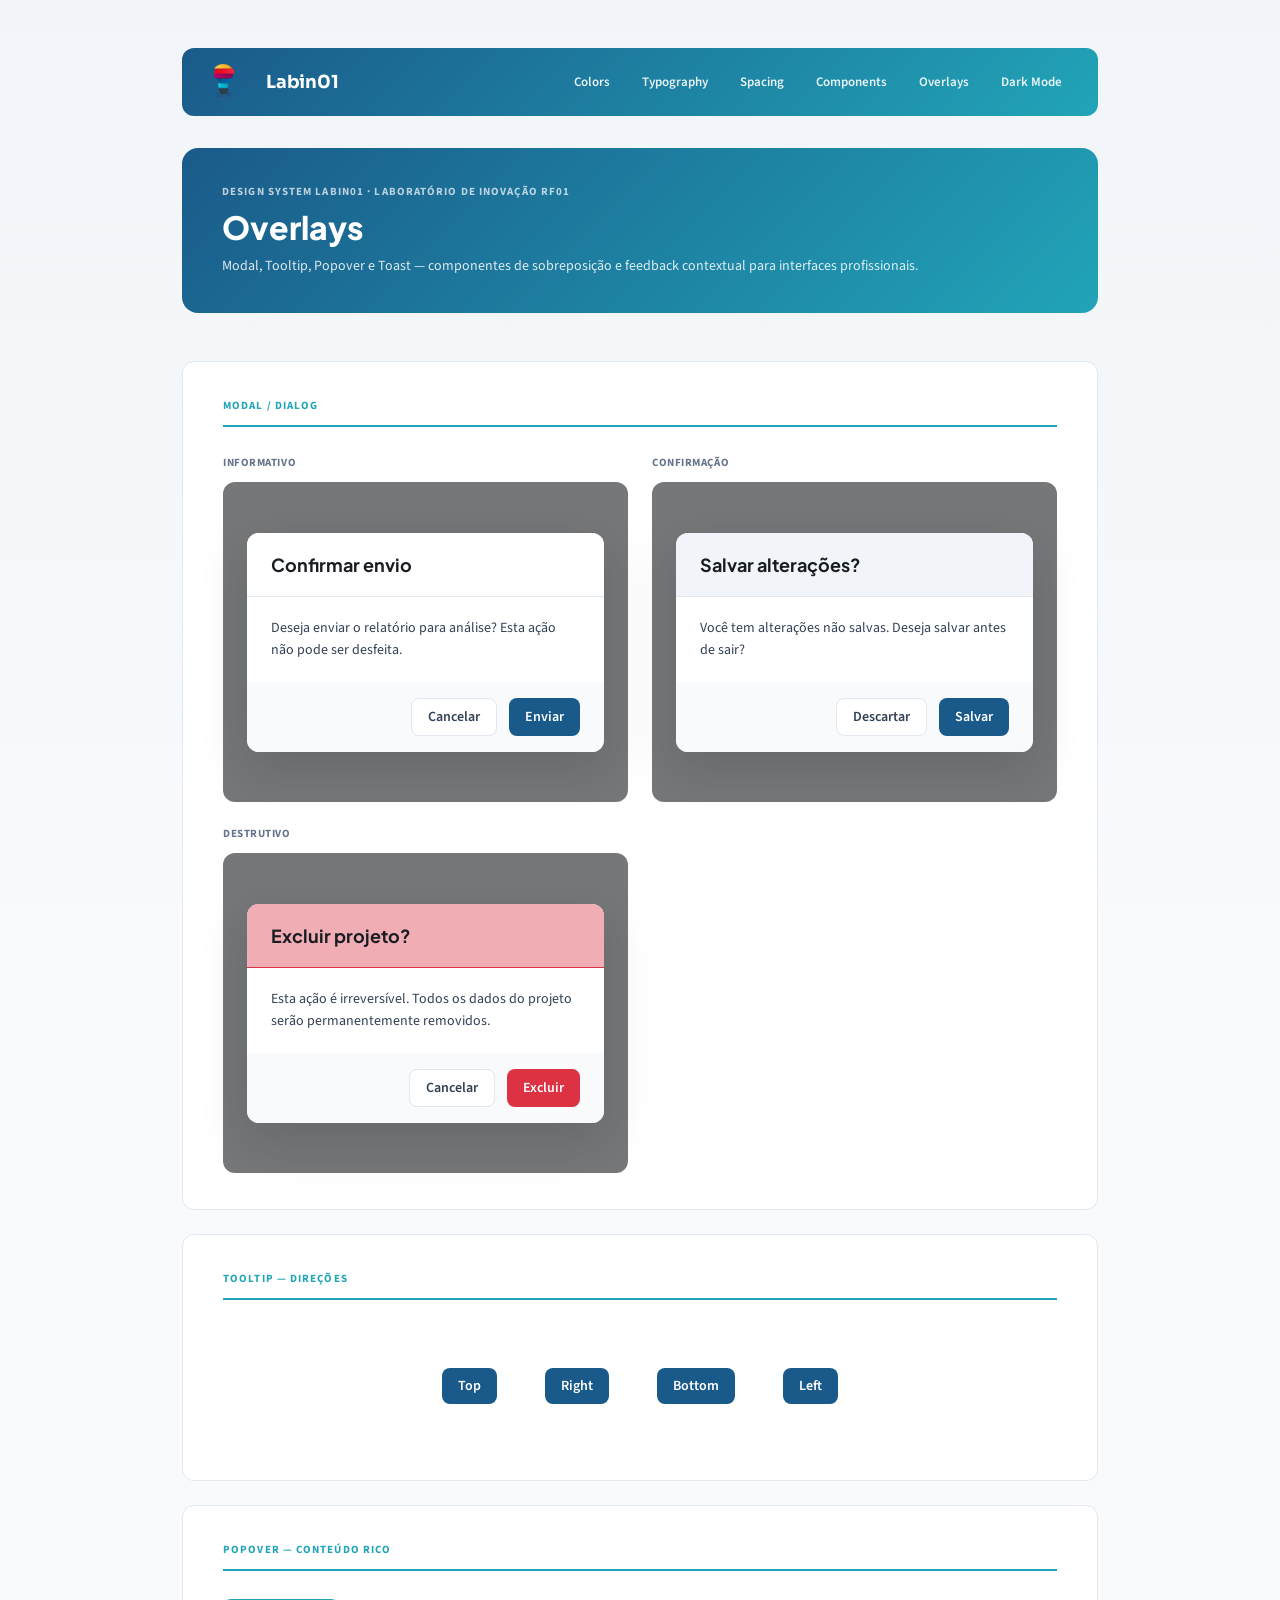
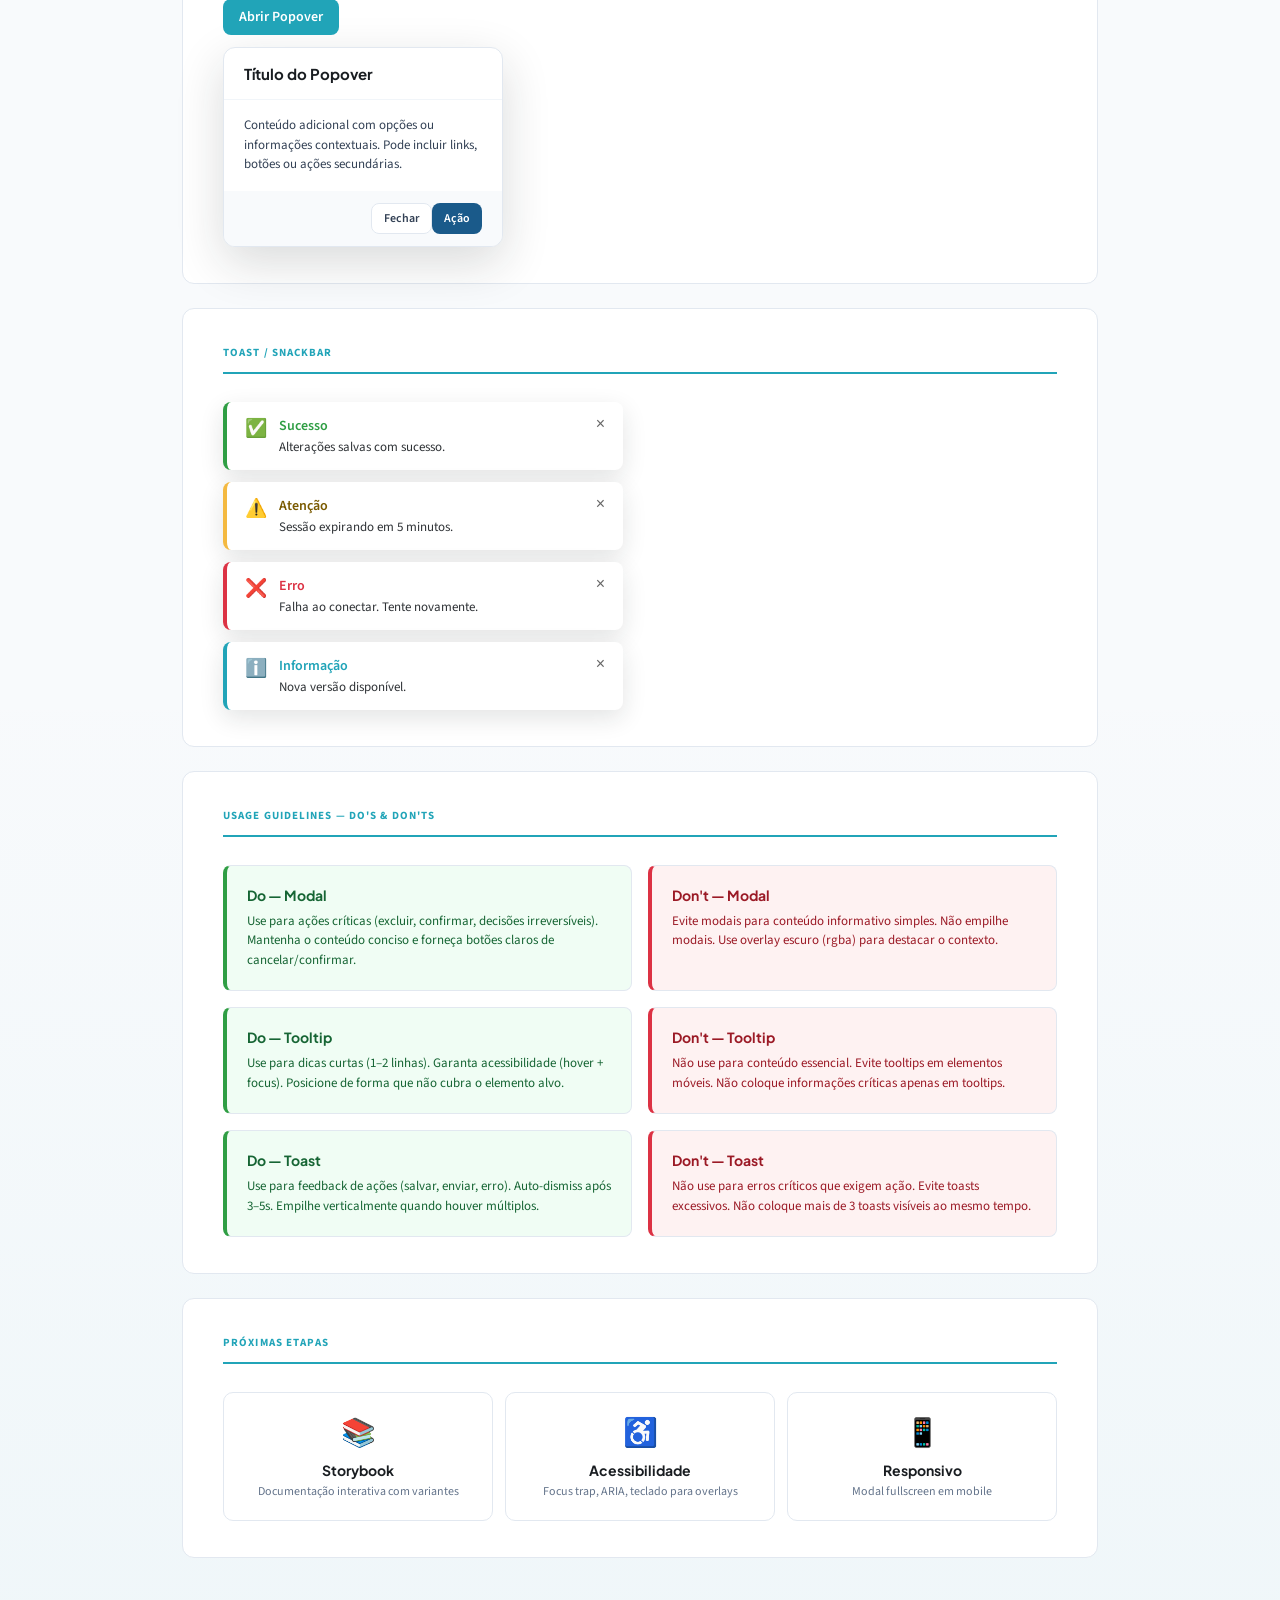
<file: ds-pages/overlays.html>
<!doctype html>
<html lang="pt-BR">
  <head>
    <meta charset="UTF-8" />
    <meta name="viewport" content="width=device-width, initial-scale=1.0" />
    <title>Overlays — Design System Labin01</title>
    <link
      href="https://fonts.googleapis.com/css2?family=Sora:wght@400;500;600;700;800&family=Plus+Jakarta+Sans:wght@400;500;600;700;800&family=Source+Sans+3:wght@300;400;500;600;700&family=JetBrains+Mono:wght@400;500&display=swap"
      rel="stylesheet"
    />
    <link href="shared.css" rel="stylesheet" />
    <style>
      *,
      *::before,
      *::after {
        box-sizing: border-box;
        margin: 0;
        padding: 0;
      }

      :root {
        --font-h: "Plus Jakarta Sans", sans-serif;
        --font-body: "Source Sans 3", sans-serif;
        --font-m: "JetBrains Mono", monospace;
        --black: #191d21;
        --white: #f8f9fa;
        --gray50: #f8fafc;
        --gray100: #f1f5f9;
        --gray200: #e2e8f0;
        --gray500: #64748b;
        --gray700: #334155;

        --primary-500: #1a5a8a;
        --primary-300: #487ba1;

        --secondary-500: #21a4b8;

        --success-50: #acd8b4;
        --success-500: #2f9e44;

        --warning-50: #fbe3b3;
        --warning-500: #f4b940;

        --danger-50: #f1adb4;
        --danger-500: #dc3244;

        --radius-md: 8px;
        --radius-lg: 12px;
        --shadow-lg: 0 8px 24px 0 rgba(25, 29, 33, 0.12);
        --shadow-xl: 0 16px 48px 0 rgba(25, 29, 33, 0.16);
      }

      body {
        font-family: var(--font-body);
        color: var(--black);
        padding: 48px 32px;
        max-width: 980px;
        margin: 0 auto;
      }

      .ds-header {
        background: linear-gradient(
          135deg,
          var(--primary-500) 0%,
          var(--secondary-500) 100%
        );
        border-radius: 16px;
        padding: 36px 40px;
        color: white;
        margin-bottom: 48px;
      }
      .ds-header .label {
        font-size: 11px;
        font-weight: 700;
        letter-spacing: 0.1em;
        text-transform: uppercase;
        opacity: 0.7;
        margin-bottom: 8px;
      }
      .ds-header h1 {
        font-family: var(--font-h);
        font-size: 32px;
        font-weight: 800;
      }
      .ds-header p {
        margin-top: 8px;
        opacity: 0.85;
        font-size: 14px;
        line-height: 1.6;
      }

      .section {
        background: white;
        border-radius: 12px;
        padding: 36px 40px;
        margin-bottom: 24px;
        border: 1px solid var(--gray200);
      }
      .section-title {
        font-size: 11px;
        font-weight: 700;
        letter-spacing: 0.1em;
        text-transform: uppercase;
        color: var(--secondary-500);
        margin-bottom: 28px;
        padding-bottom: 12px;
        border-bottom: 2px solid var(--secondary-500);
      }

      /* Modal preview (static) */
      .modal-preview-wrap {
        position: relative;
        min-height: 320px;
        background: rgba(25, 29, 33, 0.6);
        border-radius: var(--radius-lg);
        display: flex;
        align-items: center;
        justify-content: center;
        padding: 24px;
      }
      .modal-preview {
        background: white;
        border-radius: var(--radius-lg);
        box-shadow: var(--shadow-xl);
        max-width: 400px;
        width: 100%;
        overflow: hidden;
      }
      .modal-header {
        padding: 20px 24px;
        border-bottom: 1px solid var(--gray200);
      }
      .modal-header.informative { background: white; }
      .modal-header.confirm { background: var(--gray100); }
      .modal-header.destructive {
        background: var(--danger-50);
        border-bottom-color: var(--danger-500);
      }
      .modal-title {
        font-family: var(--font-h);
        font-size: 18px;
        font-weight: 700;
        color: var(--black);
      }
      .modal-body {
        padding: 20px 24px;
        font-size: 14px;
        color: var(--gray700);
        line-height: 1.6;
      }
      .modal-footer {
        padding: 16px 24px;
        background: var(--gray50);
        display: flex;
        gap: 12px;
        justify-content: flex-end;
      }
      .modal-btn {
        padding: 8px 16px;
        border-radius: var(--radius-md);
        font-size: 14px;
        font-weight: 600;
        border: none;
        cursor: pointer;
        font-family: var(--font-body);
        transition: background 0.2s, transform 0.2s;
      }
      .modal-btn:hover {
        transform: translateY(-1px);
      }
      .modal-btn:focus-visible {
        outline: 2px solid var(--secondary-500);
        outline-offset: 2px;
      }
      .modal-btn-primary {
        background: var(--primary-500);
        color: white;
      }
      .modal-btn-secondary {
        background: white;
        border: 1.5px solid var(--gray200);
        color: var(--gray700);
      }
      .modal-btn-danger {
        background: var(--danger-500);
        color: white;
      }
      .modal-grid {
        display: grid;
        grid-template-columns: repeat(auto-fill, minmax(320px, 1fr));
        gap: 24px;
      }
      .modal-card-label {
        font-size: 11px;
        font-weight: 700;
        text-transform: uppercase;
        letter-spacing: 0.05em;
        color: var(--gray500);
        margin-bottom: 12px;
      }

      /* Tooltip */
      .tooltip-grid {
        display: flex;
        flex-wrap: wrap;
        gap: 48px;
        align-items: center;
        justify-content: center;
        padding: 40px 0;
      }
      .tooltip-demo {
        position: relative;
        display: inline-block;
      }
      .tooltip-trigger {
        padding: 8px 16px;
        background: var(--primary-500);
        color: white;
        border: none;
        border-radius: var(--radius-md);
        font-size: 14px;
        font-weight: 600;
        cursor: pointer;
        font-family: var(--font-body);
        transition: background 0.2s, transform 0.2s;
      }
      .tooltip-trigger:hover {
        background: var(--primary-400);
      }
      .tooltip-trigger:focus-visible {
        outline: 2px solid var(--secondary-500);
        outline-offset: 2px;
      }
      .tooltip-bubble {
        position: absolute;
        background: var(--black);
        color: white;
        font-size: 12px;
        padding: 8px 12px;
        border-radius: var(--radius-md);
        white-space: nowrap;
        box-shadow: var(--shadow-lg);
        z-index: 10;
        opacity: 0;
        pointer-events: none;
        transition: opacity 0.2s ease, transform 0.2s ease;
      }
      .tooltip-demo:hover .tooltip-bubble,
      .tooltip-demo:focus-within .tooltip-bubble {
        opacity: 1;
      }
      .tooltip-bubble::after {
        content: "";
        position: absolute;
        border: 6px solid transparent;
      }
      .tooltip-top .tooltip-bubble {
        bottom: 100%;
        left: 50%;
        transform: translateX(-50%) translateY(4px);
        margin-bottom: 8px;
      }
      .tooltip-top:hover .tooltip-bubble,
      .tooltip-top:focus-within .tooltip-bubble {
        transform: translateX(-50%) translateY(0);
      }
      .tooltip-top .tooltip-bubble::after {
        top: 100%;
        left: 50%;
        transform: translateX(-50%);
        border-top-color: var(--black);
      }
      .tooltip-right .tooltip-bubble {
        left: 100%;
        top: 50%;
        transform: translateY(-50%) translateX(4px);
        margin-left: 8px;
      }
      .tooltip-right:hover .tooltip-bubble,
      .tooltip-right:focus-within .tooltip-bubble {
        transform: translateY(-50%) translateX(0);
      }
      .tooltip-right .tooltip-bubble::after {
        right: 100%;
        top: 50%;
        transform: translateY(-50%);
        border-right-color: var(--black);
      }
      .tooltip-bottom .tooltip-bubble {
        top: 100%;
        left: 50%;
        transform: translateX(-50%) translateY(-4px);
        margin-top: 8px;
      }
      .tooltip-bottom:hover .tooltip-bubble,
      .tooltip-bottom:focus-within .tooltip-bubble {
        transform: translateX(-50%) translateY(0);
      }
      .tooltip-bottom .tooltip-bubble::after {
        bottom: 100%;
        left: 50%;
        transform: translateX(-50%);
        border-bottom-color: var(--black);
      }
      .tooltip-left .tooltip-bubble {
        right: 100%;
        top: 50%;
        transform: translateY(-50%) translateX(-4px);
        margin-right: 8px;
      }
      .tooltip-left:hover .tooltip-bubble,
      .tooltip-left:focus-within .tooltip-bubble {
        transform: translateY(-50%) translateX(0);
      }
      .tooltip-left .tooltip-bubble::after {
        left: 100%;
        top: 50%;
        transform: translateY(-50%);
        border-left-color: var(--black);
      }

      /* Popover */
      .popover-demo {
        position: relative;
        display: inline-block;
      }
      .popover {
        background: white;
        border: 1px solid var(--gray200);
        border-radius: var(--radius-lg);
        box-shadow: var(--shadow-xl);
        width: 280px;
        overflow: hidden;
      }
      .popover-header {
        padding: 16px 20px;
        border-bottom: 1px solid var(--gray100);
      }
      .popover-title {
        font-family: var(--font-h);
        font-size: 15px;
        font-weight: 700;
        color: var(--black);
      }
      .popover-body {
        padding: 16px 20px;
        font-size: 13px;
        color: var(--gray700);
        line-height: 1.5;
      }
      .popover-footer {
        padding: 12px 20px;
        background: var(--gray50);
        display: flex;
        justify-content: flex-end;
      }
      .popover-trigger {
        padding: 8px 16px;
        background: var(--secondary-500);
        color: white;
        border: none;
        border-radius: var(--radius-md);
        font-size: 14px;
        font-weight: 600;
        cursor: pointer;
        font-family: var(--font-body);
      }

      /* Toast */
      .toast-stack {
        display: flex;
        flex-direction: column;
        gap: 12px;
        max-width: 400px;
      }
      .toast {
        display: flex;
        align-items: flex-start;
        gap: 12px;
        padding: 14px 18px;
        border-radius: var(--radius-md);
        box-shadow: var(--shadow-lg);
        font-size: 14px;
        font-family: var(--font-body);
      }
      .toast-icon { font-size: 18px; flex-shrink: 0; }
      .toast-content { flex: 1; }
      .toast-title { font-weight: 600; margin-bottom: 2px; }
      .toast-desc { font-size: 13px; opacity: 0.9; }
      .toast-close {
        background: none;
        border: none;
        font-size: 16px;
        cursor: pointer;
        opacity: 0.6;
        padding: 0;
        line-height: 1;
      }
      .toast-success {
        background: white;
        border-left: 4px solid var(--success-500);
      }
      .toast-success .toast-title { color: var(--success-500); }
      .toast-warning {
        background: white;
        border-left: 4px solid var(--warning-500);
      }
      .toast-warning .toast-title { color: #7a5a00; }
      .toast-error {
        background: white;
        border-left: 4px solid var(--danger-500);
      }
      .toast-error .toast-title { color: var(--danger-500); }
      .toast-info {
        background: white;
        border-left: 4px solid var(--secondary-500);
      }
      .toast-info .toast-title { color: var(--secondary-500); }

      /* Usage guidelines */
      .guidelines-grid {
        display: grid;
        grid-template-columns: 1fr 1fr;
        gap: 16px;
      }
      .guideline-card {
        padding: 20px;
        border-radius: var(--radius-md);
        border: 1px solid var(--gray200);
      }
      .guideline-card.do {
        border-left: 4px solid var(--success-500);
        background: #f0fdf4;
      }
      .guideline-card.dont {
        border-left: 4px solid var(--danger-500);
        background: #fef2f2;
      }
      .guideline-title {
        font-family: var(--font-h);
        font-size: 14px;
        font-weight: 700;
        margin-bottom: 8px;
      }
      .guideline-card.do .guideline-title { color: #166534; }
      .guideline-card.dont .guideline-title { color: #9b1a26; }
      .guideline-desc {
        font-size: 13px;
        line-height: 1.5;
      }
      .guideline-card.do .guideline-desc { color: #166534; }
      .guideline-card.dont .guideline-desc { color: #9b1a26; }

      .next-grid {
        display: grid;
        grid-template-columns: repeat(3, 1fr);
        gap: 12px;
      }
      .next-card {
        background: white;
        border: 1px solid var(--gray200);
        border-radius: 10px;
        padding: 20px;
        text-align: center;
      }
      .next-icon { font-size: 28px; margin-bottom: 8px; }
      .next-title {
        font-family: var(--font-h);
        font-size: 14px;
        font-weight: 700;
        color: var(--black);
        margin-bottom: 4px;
      }
      .next-desc { font-size: 12px; color: var(--gray500); }
    </style>
  </head>
  <body>
    <nav class="ds-nav">
      <img src="../logo-labin.png" alt="Labin01 Logo" class="ds-nav-logo" />
      <a href="index.html" class="ds-nav-home">Labin01</a>
      <div class="ds-nav-links">
        <a href="colors-schema.html">Colors</a>
        <a href="typography.html">Typography</a>
        <a href="spacing-elevation.html">Spacing</a>
        <a href="components.html">Components</a>
        <a href="overlays.html">Overlays</a>
        <a href="dark-mode-guide.html">Dark Mode</a>
      </div>
    </nav>
    <div class="ds-header">
      <div class="label">Design System Labin01 · Laboratório de Inovação RF01</div>
      <h1>Overlays</h1>
      <p>
        Modal, Tooltip, Popover e Toast — componentes de sobreposição e feedback
        contextual para interfaces profissionais.
      </p>
    </div>

    <!-- MODAL -->
    <div class="section">
      <div class="section-title">Modal / Dialog</div>
      <div class="modal-grid">
        <div>
          <div class="modal-card-label">Informativo</div>
          <div class="modal-preview-wrap">
            <div class="modal-preview">
              <div class="modal-header informative">
                <div class="modal-title">Confirmar envio</div>
              </div>
              <div class="modal-body">
                Deseja enviar o relatório para análise? Esta ação não pode ser
                desfeita.
              </div>
              <div class="modal-footer">
                <button class="modal-btn modal-btn-secondary">Cancelar</button>
                <button class="modal-btn modal-btn-primary">Enviar</button>
              </div>
            </div>
          </div>
        </div>
        <div>
          <div class="modal-card-label">Confirmação</div>
          <div class="modal-preview-wrap">
            <div class="modal-preview">
              <div class="modal-header confirm">
                <div class="modal-title">Salvar alterações?</div>
              </div>
              <div class="modal-body">
                Você tem alterações não salvas. Deseja salvar antes de sair?
              </div>
              <div class="modal-footer">
                <button class="modal-btn modal-btn-secondary">Descartar</button>
                <button class="modal-btn modal-btn-primary">Salvar</button>
              </div>
            </div>
          </div>
        </div>
        <div>
          <div class="modal-card-label">Destrutivo</div>
          <div class="modal-preview-wrap">
            <div class="modal-preview">
              <div class="modal-header destructive">
                <div class="modal-title">Excluir projeto?</div>
              </div>
              <div class="modal-body">
                Esta ação é irreversível. Todos os dados do projeto serão
                permanentemente removidos.
              </div>
              <div class="modal-footer">
                <button class="modal-btn modal-btn-secondary">Cancelar</button>
                <button class="modal-btn modal-btn-danger">Excluir</button>
              </div>
            </div>
          </div>
        </div>
      </div>
    </div>

    <!-- TOOLTIP -->
    <div class="section">
      <div class="section-title">Tooltip — Direções</div>
      <div class="tooltip-grid">
        <div class="tooltip-demo tooltip-top">
          <button class="tooltip-trigger">Top</button>
          <div class="tooltip-bubble">Dica de tooltip</div>
        </div>
        <div class="tooltip-demo tooltip-right">
          <button class="tooltip-trigger">Right</button>
          <div class="tooltip-bubble">Dica à direita</div>
        </div>
        <div class="tooltip-demo tooltip-bottom">
          <button class="tooltip-trigger">Bottom</button>
          <div class="tooltip-bubble">Dica abaixo</div>
        </div>
        <div class="tooltip-demo tooltip-left">
          <button class="tooltip-trigger">Left</button>
          <div class="tooltip-bubble">Dica à esquerda</div>
        </div>
      </div>
    </div>

    <!-- POPOVER -->
    <div class="section">
      <div class="section-title">Popover — Conteúdo Rico</div>
      <div style="display: flex; gap: 24px; align-items: flex-start; flex-wrap: wrap;">
        <div class="popover-demo">
          <button class="popover-trigger">Abrir Popover</button>
          <div class="popover" style="margin-top: 12px;">
            <div class="popover-header">
              <div class="popover-title">Título do Popover</div>
            </div>
            <div class="popover-body">
              Conteúdo adicional com opções ou informações contextuais. Pode
              incluir links, botões ou ações secundárias.
            </div>
            <div class="popover-footer">
              <button class="modal-btn modal-btn-secondary" style="padding: 6px 12px; font-size: 12px;">Fechar</button>
              <button class="modal-btn modal-btn-primary" style="padding: 6px 12px; font-size: 12px;">Ação</button>
            </div>
          </div>
        </div>
      </div>
    </div>

    <!-- TOAST -->
    <div class="section">
      <div class="section-title">Toast / Snackbar</div>
      <div class="toast-stack">
        <div class="toast toast-success">
          <span class="toast-icon">✅</span>
          <div class="toast-content">
            <div class="toast-title">Sucesso</div>
            <div class="toast-desc">Alterações salvas com sucesso.</div>
          </div>
          <button class="toast-close">×</button>
        </div>
        <div class="toast toast-warning">
          <span class="toast-icon">⚠️</span>
          <div class="toast-content">
            <div class="toast-title">Atenção</div>
            <div class="toast-desc">Sessão expirando em 5 minutos.</div>
          </div>
          <button class="toast-close">×</button>
        </div>
        <div class="toast toast-error">
          <span class="toast-icon">❌</span>
          <div class="toast-content">
            <div class="toast-title">Erro</div>
            <div class="toast-desc">Falha ao conectar. Tente novamente.</div>
          </div>
          <button class="toast-close">×</button>
        </div>
        <div class="toast toast-info">
          <span class="toast-icon">ℹ️</span>
          <div class="toast-content">
            <div class="toast-title">Informação</div>
            <div class="toast-desc">Nova versão disponível.</div>
          </div>
          <button class="toast-close">×</button>
        </div>
      </div>
    </div>

    <!-- USAGE GUIDELINES -->
    <div class="section">
      <div class="section-title">Usage Guidelines — Do's & Don'ts</div>
      <div class="guidelines-grid">
        <div class="guideline-card do">
          <div class="guideline-title">Do — Modal</div>
          <div class="guideline-desc">
            Use para ações críticas (excluir, confirmar, decisões irreversíveis).
            Mantenha o conteúdo conciso e forneça botões claros de cancelar/confirmar.
          </div>
        </div>
        <div class="guideline-card dont">
          <div class="guideline-title">Don't — Modal</div>
          <div class="guideline-desc">
            Evite modais para conteúdo informativo simples. Não empilhe modais.
            Use overlay escuro (rgba) para destacar o contexto.
          </div>
        </div>
        <div class="guideline-card do">
          <div class="guideline-title">Do — Tooltip</div>
          <div class="guideline-desc">
            Use para dicas curtas (1–2 linhas). Garanta acessibilidade (hover + focus).
            Posicione de forma que não cubra o elemento alvo.
          </div>
        </div>
        <div class="guideline-card dont">
          <div class="guideline-title">Don't — Tooltip</div>
          <div class="guideline-desc">
            Não use para conteúdo essencial. Evite tooltips em elementos móveis.
            Não coloque informações críticas apenas em tooltips.
          </div>
        </div>
        <div class="guideline-card do">
          <div class="guideline-title">Do — Toast</div>
          <div class="guideline-desc">
            Use para feedback de ações (salvar, enviar, erro). Auto-dismiss após 3–5s.
            Empilhe verticalmente quando houver múltiplos.
          </div>
        </div>
        <div class="guideline-card dont">
          <div class="guideline-title">Don't — Toast</div>
          <div class="guideline-desc">
            Não use para erros críticos que exigem ação. Evite toasts excessivos.
            Não coloque mais de 3 toasts visíveis ao mesmo tempo.
          </div>
        </div>
      </div>
    </div>

    <!-- NEXT STEPS -->
    <div class="section">
      <div class="section-title">Próximas Etapas</div>
      <div class="next-grid">
        <div class="next-card">
          <div class="next-icon">📚</div>
          <div class="next-title">Storybook</div>
          <div class="next-desc">Documentação interativa com variantes</div>
        </div>
        <div class="next-card">
          <div class="next-icon">♿</div>
          <div class="next-title">Acessibilidade</div>
          <div class="next-desc">Focus trap, ARIA, teclado para overlays</div>
        </div>
        <div class="next-card">
          <div class="next-icon">📱</div>
          <div class="next-title">Responsivo</div>
          <div class="next-desc">Modal fullscreen em mobile</div>
        </div>
      </div>
    </div>
  </body>
</html>
</file>
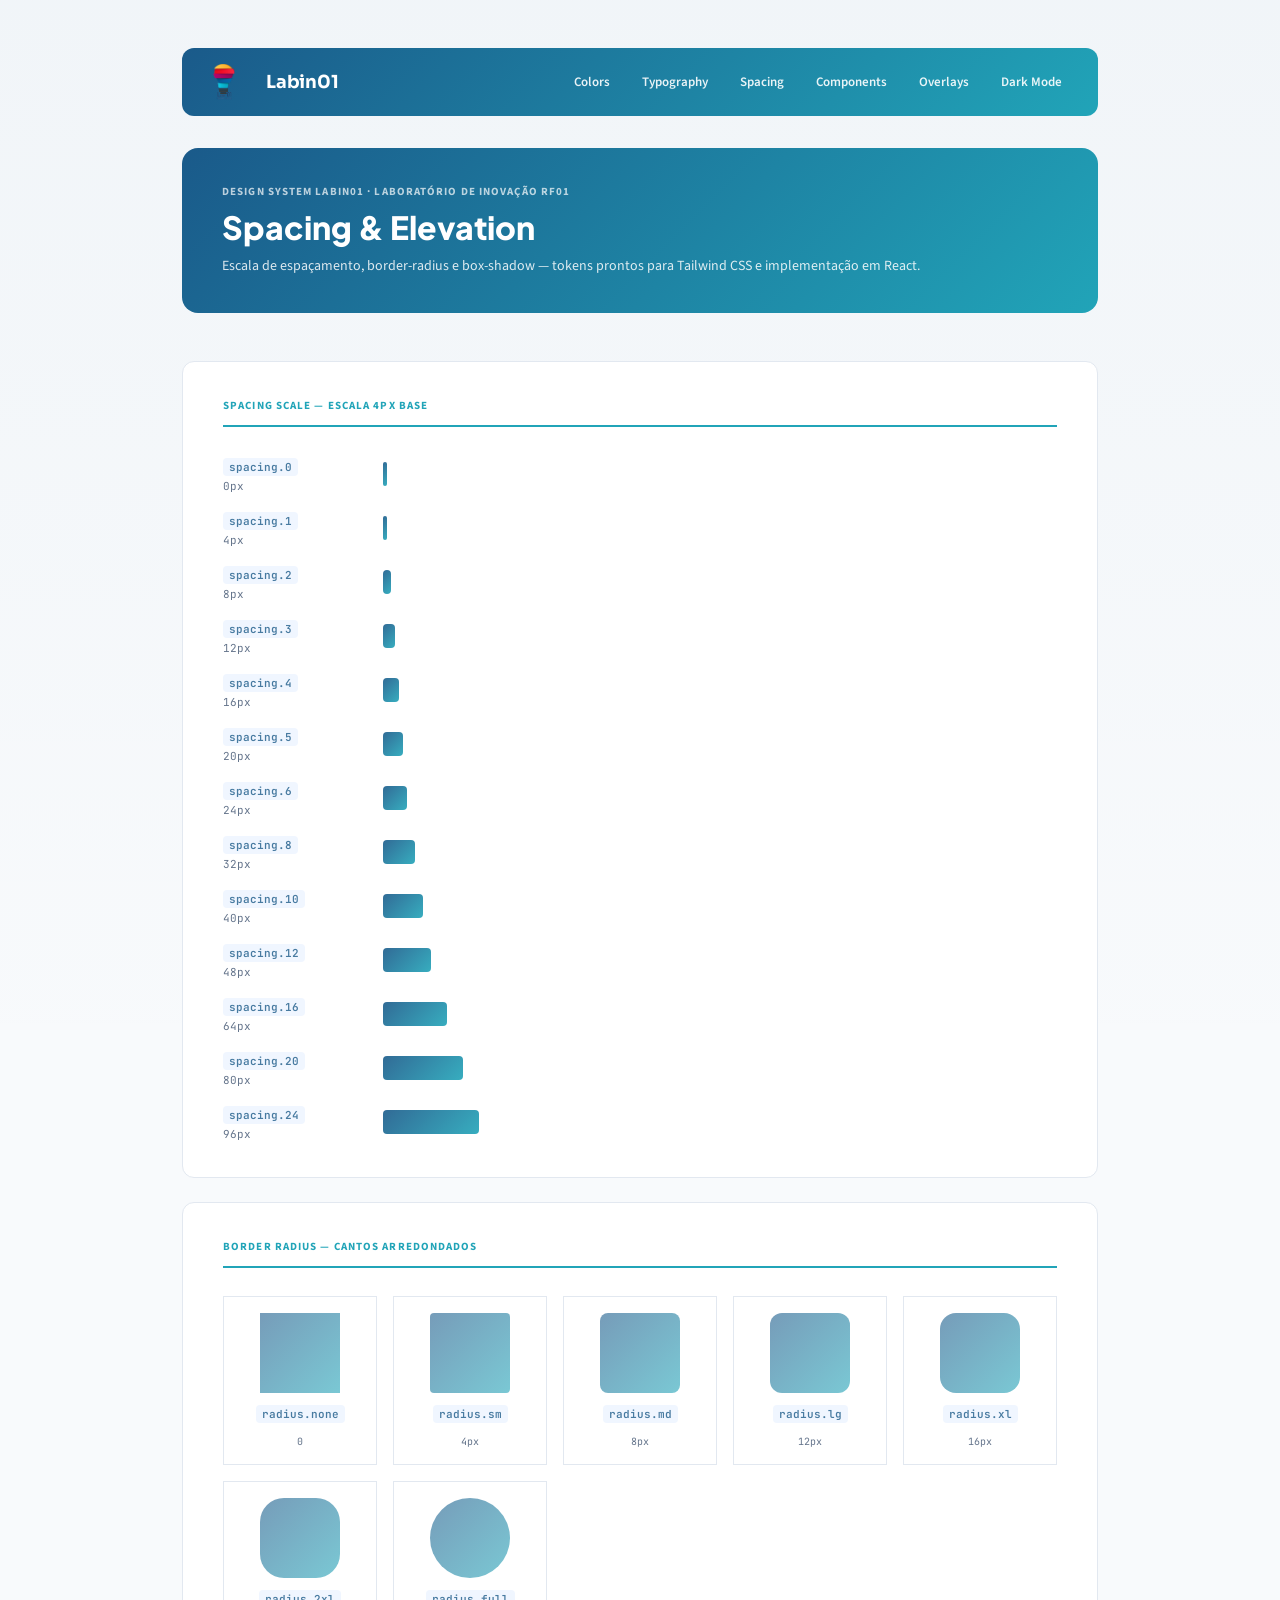
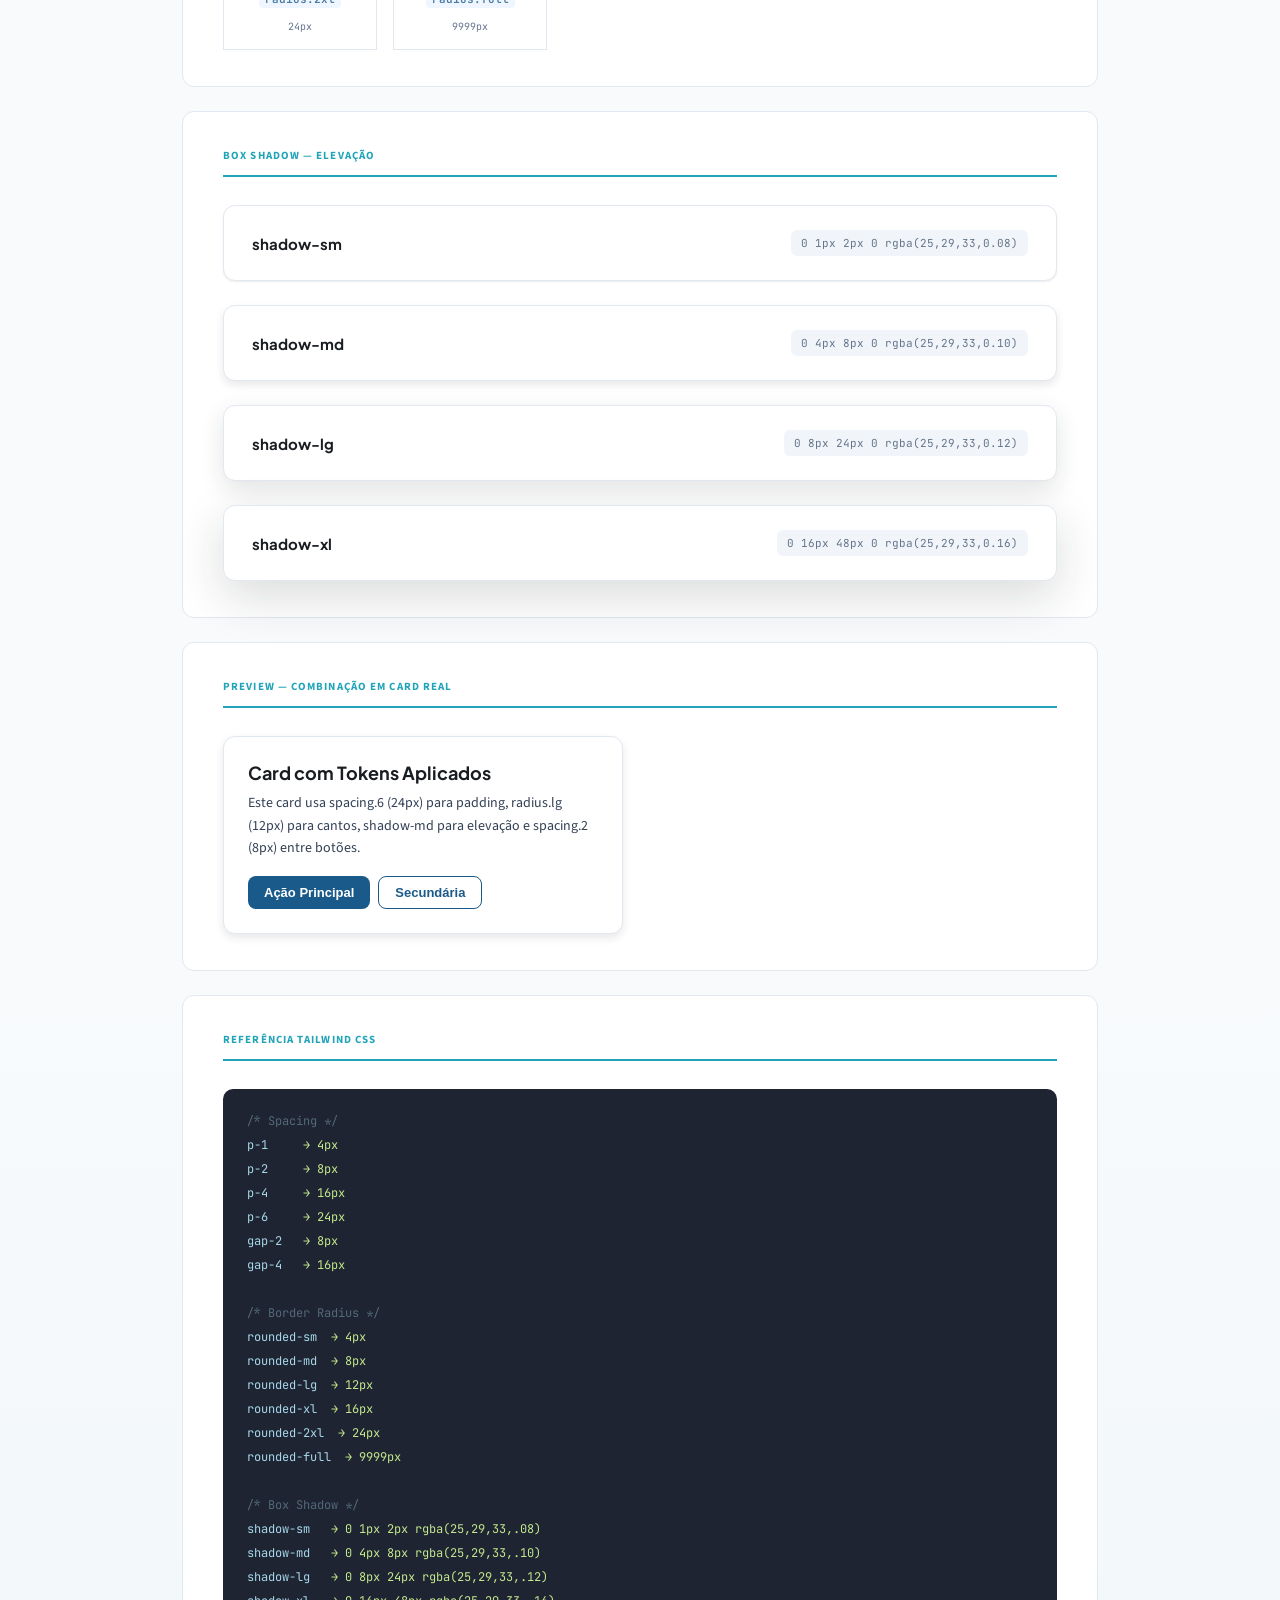
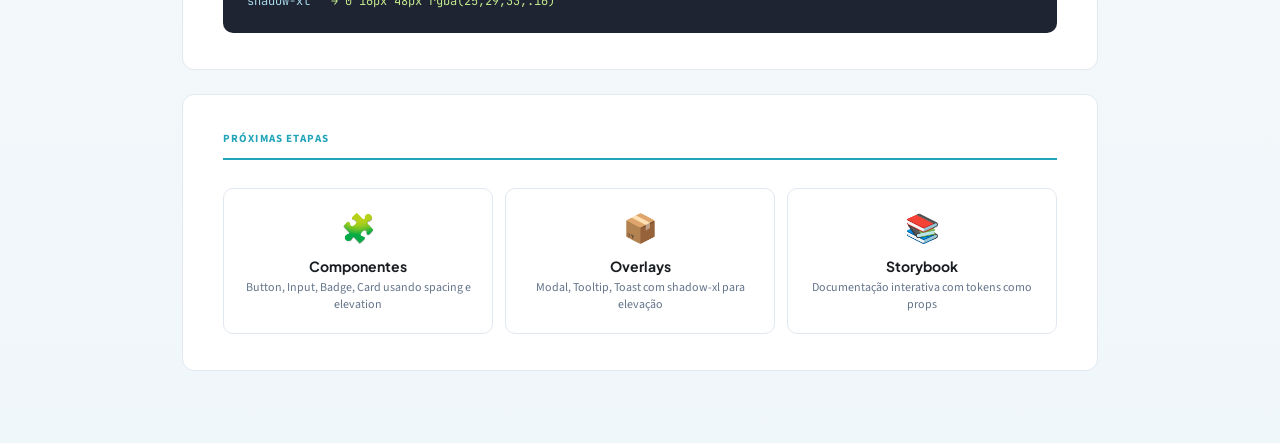
<file: ds-pages/spacing-elevation.html>
<!doctype html>
<html lang="pt-BR">
  <head>
    <meta charset="UTF-8" />
    <meta name="viewport" content="width=device-width, initial-scale=1.0" />
    <title>Spacing & Elevation — Design System Labin01</title>
    <link
      href="https://fonts.googleapis.com/css2?family=Sora:wght@400;500;600;700;800&family=Plus+Jakarta+Sans:wght@400;500;600;700;800&family=Source+Sans+3:wght@300;400;500;600;700&family=JetBrains+Mono:wght@400;500&display=swap"
      rel="stylesheet"
    />
    <link href="shared.css" rel="stylesheet" />
    <style>
      *,
      *::before,
      *::after {
        box-sizing: border-box;
        margin: 0;
        padding: 0;
      }

      :root {
        --font-h: "Plus Jakarta Sans", sans-serif;
        --font-body: "Source Sans 3", sans-serif;
        --font-m: "JetBrains Mono", monospace;
        --black: #191d21;
        --white: #f8f9fa;
        --gray50: #f8fafc;
        --gray100: #f1f5f9;
        --gray200: #e2e8f0;
        --gray500: #64748b;
        --gray700: #334155;

        --primary-50: #a3bdd0;
        --primary-100: #769cb9;
        --primary-200: #5f8cad;
        --primary-300: #487ba1;
        --primary-400: #316b96;
        --primary-500: #1a5a8a;

        --secondary-50: #a6dbe3;
        --secondary-100: #7ac8d4;
        --secondary-200: #64bfcd;
        --secondary-300: #4db6c6;
        --secondary-400: #37adbf;
        --secondary-500: #21a4b8;

        --success-50: #acd8b4;
        --success-500: #2f9e44;
        --warning-50: #fbe3b3;
        --warning-500: #f4b940;
        --danger-50: #f1adb4;
        --danger-500: #dc3244;

        /* Spacing tokens */
        --spacing-0: 0;
        --spacing-1: 4px;
        --spacing-2: 8px;
        --spacing-3: 12px;
        --spacing-4: 16px;
        --spacing-5: 20px;
        --spacing-6: 24px;
        --spacing-8: 32px;
        --spacing-10: 40px;
        --spacing-12: 48px;
        --spacing-16: 64px;
        --spacing-20: 80px;
        --spacing-24: 96px;

        /* Radius tokens */
        --radius-none: 0;
        --radius-sm: 4px;
        --radius-md: 8px;
        --radius-lg: 12px;
        --radius-xl: 16px;
        --radius-2xl: 24px;
        --radius-full: 9999px;

        /* Shadow tokens */
        --shadow-sm: 0 1px 2px 0 rgba(25, 29, 33, 0.08);
        --shadow-md: 0 4px 8px 0 rgba(25, 29, 33, 0.1);
        --shadow-lg: 0 8px 24px 0 rgba(25, 29, 33, 0.12);
        --shadow-xl: 0 16px 48px 0 rgba(25, 29, 33, 0.16);
      }

      body {
        font-family: var(--font-body);
        color: var(--black);
        padding: 48px 32px;
        max-width: 980px;
        margin: 0 auto;
      }

      .ds-header {
        background: linear-gradient(
          135deg,
          var(--primary-500) 0%,
          var(--secondary-500) 100%
        );
        border-radius: 16px;
        padding: 36px 40px;
        color: white;
        margin-bottom: 48px;
      }
      .ds-header .label {
        font-size: 11px;
        font-weight: 700;
        letter-spacing: 0.1em;
        text-transform: uppercase;
        opacity: 0.7;
        margin-bottom: 8px;
      }
      .ds-header h1 {
        font-family: var(--font-h);
        font-size: 32px;
        font-weight: 800;
      }
      .ds-header p {
        margin-top: 8px;
        opacity: 0.85;
        font-size: 14px;
        line-height: 1.6;
      }

      .section {
        background: white;
        border-radius: 12px;
        padding: 36px 40px;
        margin-bottom: 24px;
        border: 1px solid var(--gray200);
      }
      .section-title {
        font-size: 11px;
        font-weight: 700;
        letter-spacing: 0.1em;
        text-transform: uppercase;
        color: var(--secondary-500);
        margin-bottom: 28px;
        padding-bottom: 12px;
        border-bottom: 2px solid var(--secondary-500);
      }

      /* Spacing scale */
      .spacing-grid {
        display: flex;
        flex-direction: column;
        gap: 16px;
      }
      .spacing-row {
        display: flex;
        align-items: center;
        gap: 20px;
      }
      .spacing-meta {
        width: 140px;
        flex-shrink: 0;
      }
      .spacing-token {
        font-family: var(--font-m);
        font-size: 11px;
        font-weight: 600;
        color: var(--primary-300);
        background: #f0f6ff;
        padding: 2px 6px;
        border-radius: 4px;
        display: inline-block;
      }
      .spacing-value {
        font-family: var(--font-m);
        font-size: 11px;
        color: var(--gray500);
        margin-top: 2px;
      }
      .spacing-bar {
        height: 24px;
        background: linear-gradient(
          135deg,
          var(--primary-400) 0%,
          var(--secondary-400) 100%
        );
        border-radius: 4px;
        min-width: 4px;
      }

      /* Border radius */
      .radius-grid {
        display: grid;
        grid-template-columns: repeat(auto-fill, minmax(140px, 1fr));
        gap: 16px;
      }
      .radius-card {
        border: 1px solid var(--gray200);
        padding: 16px;
        display: flex;
        flex-direction: column;
        align-items: center;
        gap: 12px;
      }
      .radius-preview {
        width: 80px;
        height: 80px;
        background: linear-gradient(
          135deg,
          var(--primary-100) 0%,
          var(--secondary-100) 100%
        );
      }
      .radius-token {
        font-family: var(--font-m);
        font-size: 11px;
        font-weight: 600;
        color: var(--primary-300);
        background: #f0f6ff;
        padding: 2px 6px;
        border-radius: 4px;
      }
      .radius-value {
        font-family: var(--font-m);
        font-size: 10px;
        color: var(--gray500);
      }

      /* Box shadow */
      .shadow-stack {
        display: flex;
        flex-direction: column;
        gap: 24px;
      }
      .shadow-card {
        background: white;
        border: 1px solid var(--gray200);
        border-radius: 12px;
        padding: 24px 28px;
        display: flex;
        align-items: center;
        justify-content: space-between;
        flex-wrap: wrap;
        gap: 16px;
      }
      .shadow-card.shadow-sm { box-shadow: var(--shadow-sm); }
      .shadow-card.shadow-md { box-shadow: var(--shadow-md); }
      .shadow-card.shadow-lg { box-shadow: var(--shadow-lg); }
      .shadow-card.shadow-xl { box-shadow: var(--shadow-xl); }
      .shadow-label {
        font-family: var(--font-h);
        font-size: 15px;
        font-weight: 700;
        color: var(--black);
      }
      .shadow-spec {
        font-family: var(--font-m);
        font-size: 11px;
        color: var(--gray500);
        background: var(--gray100);
        padding: 6px 10px;
        border-radius: 6px;
      }

      /* Usage preview */
      .usage-card {
        background: white;
        border: 1px solid var(--gray200);
        border-radius: var(--radius-lg);
        padding: var(--spacing-6);
        box-shadow: var(--shadow-md);
        max-width: 400px;
      }
      .usage-card .card-header {
        font-family: var(--font-h);
        font-size: 18px;
        font-weight: 700;
        color: var(--black);
        margin-bottom: var(--spacing-2);
      }
      .usage-card .card-body {
        font-size: 14px;
        color: var(--gray700);
        line-height: 1.6;
        margin-bottom: var(--spacing-4);
      }
      .usage-card .card-footer {
        display: flex;
        gap: var(--spacing-2);
      }
      .usage-card .btn {
        padding: var(--spacing-2) var(--spacing-4);
        border-radius: var(--radius-md);
        font-size: 13px;
        font-weight: 600;
        border: none;
        cursor: pointer;
      }
      .usage-card .btn-primary {
        background: var(--primary-500);
        color: white;
      }
      .usage-card .btn-outline {
        background: transparent;
        border: 1.5px solid var(--primary-500);
        color: var(--primary-500);
      }

      /* Tailwind reference */
      .code-block {
        font-family: var(--font-m);
        font-size: 12px;
        background: #1e2432;
        color: #a8d8ea;
        padding: 20px 24px;
        border-radius: 10px;
        line-height: 2;
      }
      .code-block .comment { color: #536878; }
      .code-block .value { color: #c3e88d; }

      /* Next steps */
      .next-grid {
        display: grid;
        grid-template-columns: repeat(3, 1fr);
        gap: 12px;
      }
      .next-card {
        background: white;
        border: 1px solid var(--gray200);
        border-radius: 10px;
        padding: 20px;
        text-align: center;
      }
      .next-icon { font-size: 28px; margin-bottom: 8px; }
      .next-title {
        font-family: var(--font-h);
        font-size: 14px;
        font-weight: 700;
        color: var(--black);
        margin-bottom: 4px;
      }
      .next-desc { font-size: 12px; color: var(--gray500); }
    </style>
  </head>
  <body>
    <nav class="ds-nav">
      <img src="../logo-labin.png" alt="Labin01 Logo" class="ds-nav-logo" />
      <a href="index.html" class="ds-nav-home">Labin01</a>
      <div class="ds-nav-links">
        <a href="colors-schema.html">Colors</a>
        <a href="typography.html">Typography</a>
        <a href="spacing-elevation.html">Spacing</a>
        <a href="components.html">Components</a>
        <a href="overlays.html">Overlays</a>
        <a href="dark-mode-guide.html">Dark Mode</a>
      </div>
    </nav>
    <div class="ds-header">
      <div class="label">Design System Labin01 · Laboratório de Inovação RF01</div>
      <h1>Spacing & Elevation</h1>
      <p>
        Escala de espaçamento, border-radius e box-shadow — tokens prontos para
        Tailwind CSS e implementação em React.
      </p>
    </div>

    <!-- SPACING SCALE -->
    <div class="section">
      <div class="section-title">Spacing Scale — Escala 4px Base</div>
      <div class="spacing-grid">
        <div class="spacing-row">
          <div class="spacing-meta">
            <div class="spacing-token">spacing.0</div>
            <div class="spacing-value">0px</div>
          </div>
          <div class="spacing-bar" style="width: 0"></div>
        </div>
        <div class="spacing-row">
          <div class="spacing-meta">
            <div class="spacing-token">spacing.1</div>
            <div class="spacing-value">4px</div>
          </div>
          <div class="spacing-bar" style="width: 4px"></div>
        </div>
        <div class="spacing-row">
          <div class="spacing-meta">
            <div class="spacing-token">spacing.2</div>
            <div class="spacing-value">8px</div>
          </div>
          <div class="spacing-bar" style="width: 8px"></div>
        </div>
        <div class="spacing-row">
          <div class="spacing-meta">
            <div class="spacing-token">spacing.3</div>
            <div class="spacing-value">12px</div>
          </div>
          <div class="spacing-bar" style="width: 12px"></div>
        </div>
        <div class="spacing-row">
          <div class="spacing-meta">
            <div class="spacing-token">spacing.4</div>
            <div class="spacing-value">16px</div>
          </div>
          <div class="spacing-bar" style="width: 16px"></div>
        </div>
        <div class="spacing-row">
          <div class="spacing-meta">
            <div class="spacing-token">spacing.5</div>
            <div class="spacing-value">20px</div>
          </div>
          <div class="spacing-bar" style="width: 20px"></div>
        </div>
        <div class="spacing-row">
          <div class="spacing-meta">
            <div class="spacing-token">spacing.6</div>
            <div class="spacing-value">24px</div>
          </div>
          <div class="spacing-bar" style="width: 24px"></div>
        </div>
        <div class="spacing-row">
          <div class="spacing-meta">
            <div class="spacing-token">spacing.8</div>
            <div class="spacing-value">32px</div>
          </div>
          <div class="spacing-bar" style="width: 32px"></div>
        </div>
        <div class="spacing-row">
          <div class="spacing-meta">
            <div class="spacing-token">spacing.10</div>
            <div class="spacing-value">40px</div>
          </div>
          <div class="spacing-bar" style="width: 40px"></div>
        </div>
        <div class="spacing-row">
          <div class="spacing-meta">
            <div class="spacing-token">spacing.12</div>
            <div class="spacing-value">48px</div>
          </div>
          <div class="spacing-bar" style="width: 48px"></div>
        </div>
        <div class="spacing-row">
          <div class="spacing-meta">
            <div class="spacing-token">spacing.16</div>
            <div class="spacing-value">64px</div>
          </div>
          <div class="spacing-bar" style="width: 64px"></div>
        </div>
        <div class="spacing-row">
          <div class="spacing-meta">
            <div class="spacing-token">spacing.20</div>
            <div class="spacing-value">80px</div>
          </div>
          <div class="spacing-bar" style="width: 80px"></div>
        </div>
        <div class="spacing-row">
          <div class="spacing-meta">
            <div class="spacing-token">spacing.24</div>
            <div class="spacing-value">96px</div>
          </div>
          <div class="spacing-bar" style="width: 96px"></div>
        </div>
      </div>
    </div>

    <!-- BORDER RADIUS -->
    <div class="section">
      <div class="section-title">Border Radius — Cantos Arredondados</div>
      <div class="radius-grid">
        <div class="radius-card">
          <div class="radius-preview" style="border-radius: 0"></div>
          <div class="radius-token">radius.none</div>
          <div class="radius-value">0</div>
        </div>
        <div class="radius-card">
          <div class="radius-preview" style="border-radius: 4px"></div>
          <div class="radius-token">radius.sm</div>
          <div class="radius-value">4px</div>
        </div>
        <div class="radius-card">
          <div class="radius-preview" style="border-radius: 8px"></div>
          <div class="radius-token">radius.md</div>
          <div class="radius-value">8px</div>
        </div>
        <div class="radius-card">
          <div class="radius-preview" style="border-radius: 12px"></div>
          <div class="radius-token">radius.lg</div>
          <div class="radius-value">12px</div>
        </div>
        <div class="radius-card">
          <div class="radius-preview" style="border-radius: 16px"></div>
          <div class="radius-token">radius.xl</div>
          <div class="radius-value">16px</div>
        </div>
        <div class="radius-card">
          <div class="radius-preview" style="border-radius: 24px"></div>
          <div class="radius-token">radius.2xl</div>
          <div class="radius-value">24px</div>
        </div>
        <div class="radius-card">
          <div class="radius-preview" style="border-radius: 9999px"></div>
          <div class="radius-token">radius.full</div>
          <div class="radius-value">9999px</div>
        </div>
      </div>
    </div>

    <!-- BOX SHADOW -->
    <div class="section">
      <div class="section-title">Box Shadow — Elevação</div>
      <div class="shadow-stack">
        <div class="shadow-card shadow-sm">
          <span class="shadow-label">shadow-sm</span>
          <code class="shadow-spec">0 1px 2px 0 rgba(25,29,33,0.08)</code>
        </div>
        <div class="shadow-card shadow-md">
          <span class="shadow-label">shadow-md</span>
          <code class="shadow-spec">0 4px 8px 0 rgba(25,29,33,0.10)</code>
        </div>
        <div class="shadow-card shadow-lg">
          <span class="shadow-label">shadow-lg</span>
          <code class="shadow-spec">0 8px 24px 0 rgba(25,29,33,0.12)</code>
        </div>
        <div class="shadow-card shadow-xl">
          <span class="shadow-label">shadow-xl</span>
          <code class="shadow-spec">0 16px 48px 0 rgba(25,29,33,0.16)</code>
        </div>
      </div>
    </div>

    <!-- USAGE PREVIEW -->
    <div class="section">
      <div class="section-title">Preview — Combinação em Card Real</div>
      <div class="usage-card">
        <div class="card-header">Card com Tokens Aplicados</div>
        <div class="card-body">
          Este card usa spacing.6 (24px) para padding, radius.lg (12px) para
          cantos, shadow-md para elevação e spacing.2 (8px) entre botões.
        </div>
        <div class="card-footer">
          <button class="btn btn-primary">Ação Principal</button>
          <button class="btn btn-outline">Secundária</button>
        </div>
      </div>
    </div>

    <!-- TAILWIND REFERENCE -->
    <div class="section">
      <div class="section-title">Referência Tailwind CSS</div>
      <div class="code-block">
        <span class="comment">/* Spacing */</span><br />
        p-1 &nbsp;&nbsp;&nbsp;&nbsp;<span class="value">→ 4px</span><br />
        p-2 &nbsp;&nbsp;&nbsp;&nbsp;<span class="value">→ 8px</span><br />
        p-4 &nbsp;&nbsp;&nbsp;&nbsp;<span class="value">→ 16px</span><br />
        p-6 &nbsp;&nbsp;&nbsp;&nbsp;<span class="value">→ 24px</span><br />
        gap-2 &nbsp;&nbsp;<span class="value">→ 8px</span><br />
        gap-4 &nbsp;&nbsp;<span class="value">→ 16px</span><br /><br />
        <span class="comment">/* Border Radius */</span><br />
        rounded-sm &nbsp;<span class="value">→ 4px</span><br />
        rounded-md &nbsp;<span class="value">→ 8px</span><br />
        rounded-lg &nbsp;<span class="value">→ 12px</span><br />
        rounded-xl &nbsp;<span class="value">→ 16px</span><br />
        rounded-2xl &nbsp;<span class="value">→ 24px</span><br />
        rounded-full &nbsp;<span class="value">→ 9999px</span><br /><br />
        <span class="comment">/* Box Shadow */</span><br />
        shadow-sm &nbsp;&nbsp;<span class="value">→ 0 1px 2px rgba(25,29,33,.08)</span><br />
        shadow-md &nbsp;&nbsp;<span class="value">→ 0 4px 8px rgba(25,29,33,.10)</span><br />
        shadow-lg &nbsp;&nbsp;<span class="value">→ 0 8px 24px rgba(25,29,33,.12)</span><br />
        shadow-xl &nbsp;&nbsp;<span class="value">→ 0 16px 48px rgba(25,29,33,.16)</span>
      </div>
    </div>

    <!-- NEXT STEPS -->
    <div class="section">
      <div class="section-title">Próximas Etapas</div>
      <div class="next-grid">
        <div class="next-card">
          <div class="next-icon">🧩</div>
          <div class="next-title">Componentes</div>
          <div class="next-desc">Button, Input, Badge, Card usando spacing e elevation</div>
        </div>
        <div class="next-card">
          <div class="next-icon">📦</div>
          <div class="next-title">Overlays</div>
          <div class="next-desc">Modal, Tooltip, Toast com shadow-xl para elevação</div>
        </div>
        <div class="next-card">
          <div class="next-icon">📚</div>
          <div class="next-title">Storybook</div>
          <div class="next-desc">Documentação interativa com tokens como props</div>
        </div>
      </div>
    </div>
  </body>
</html>
</file>
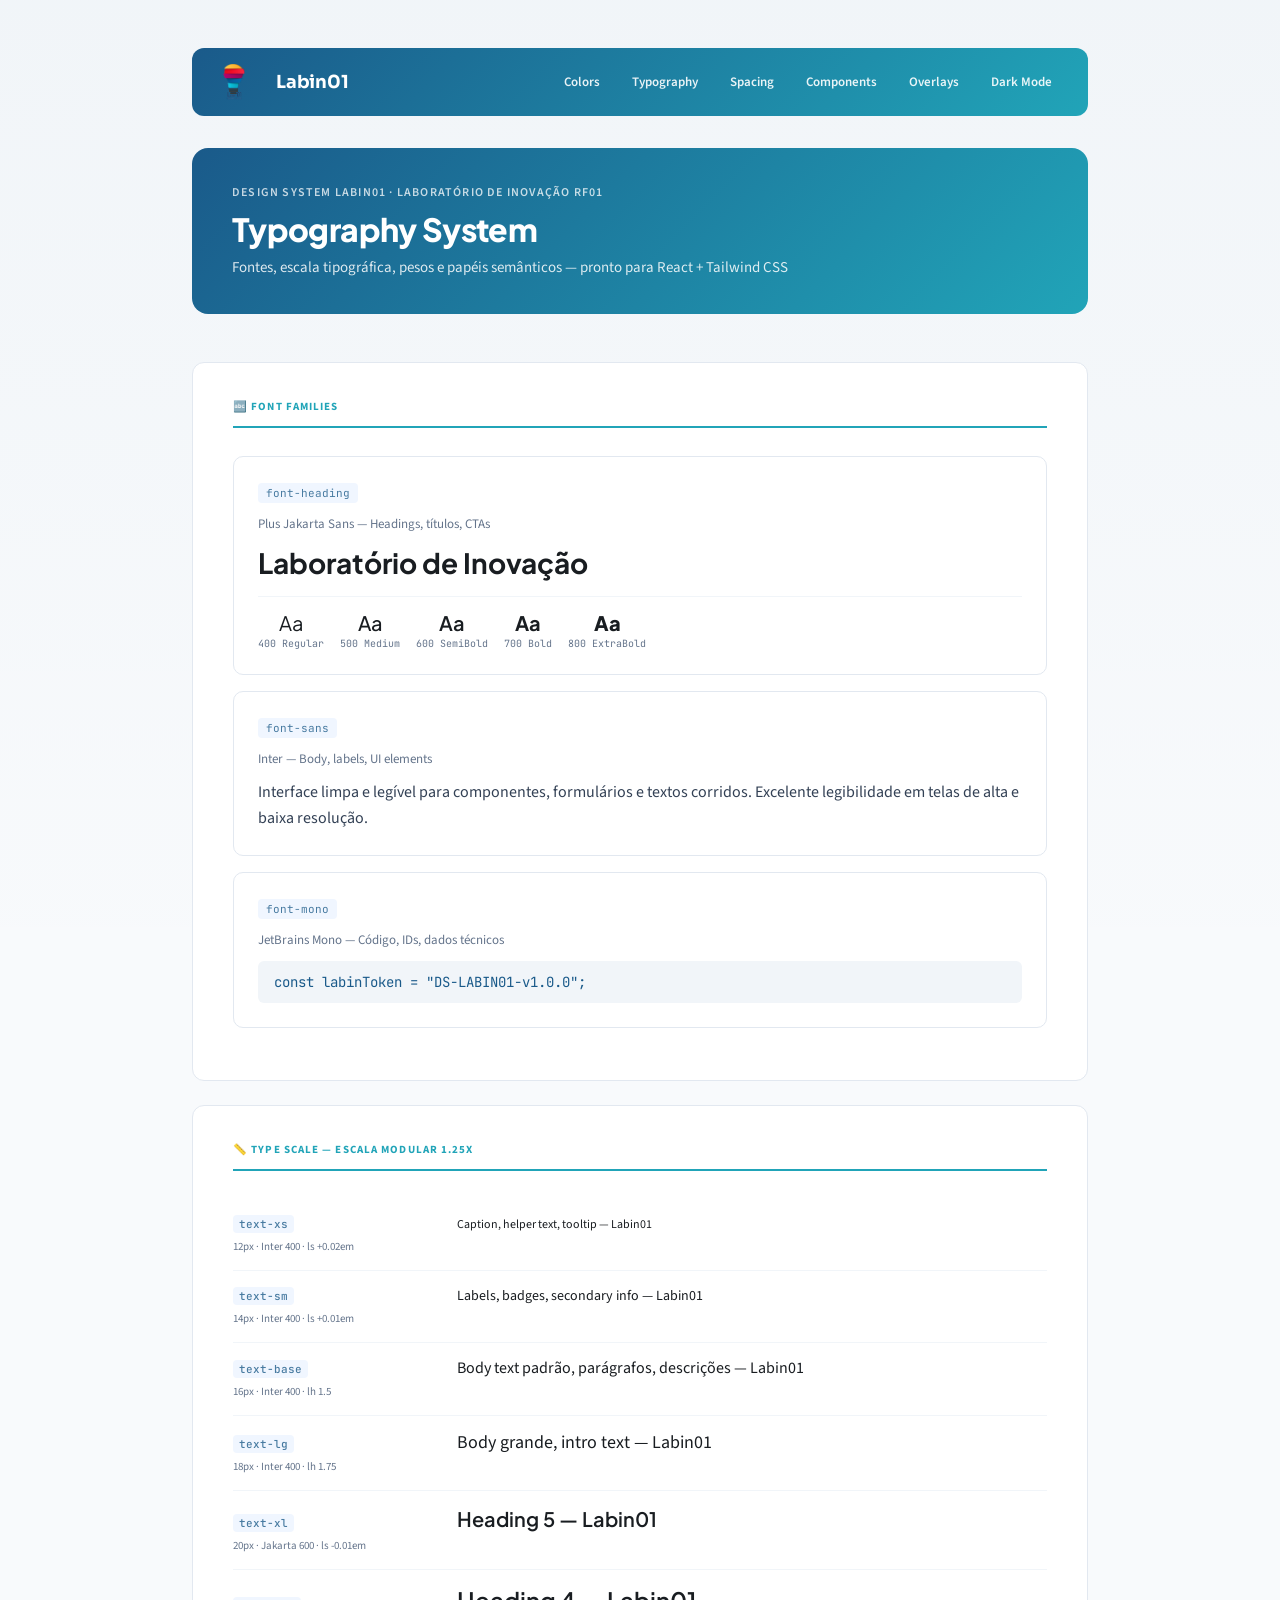
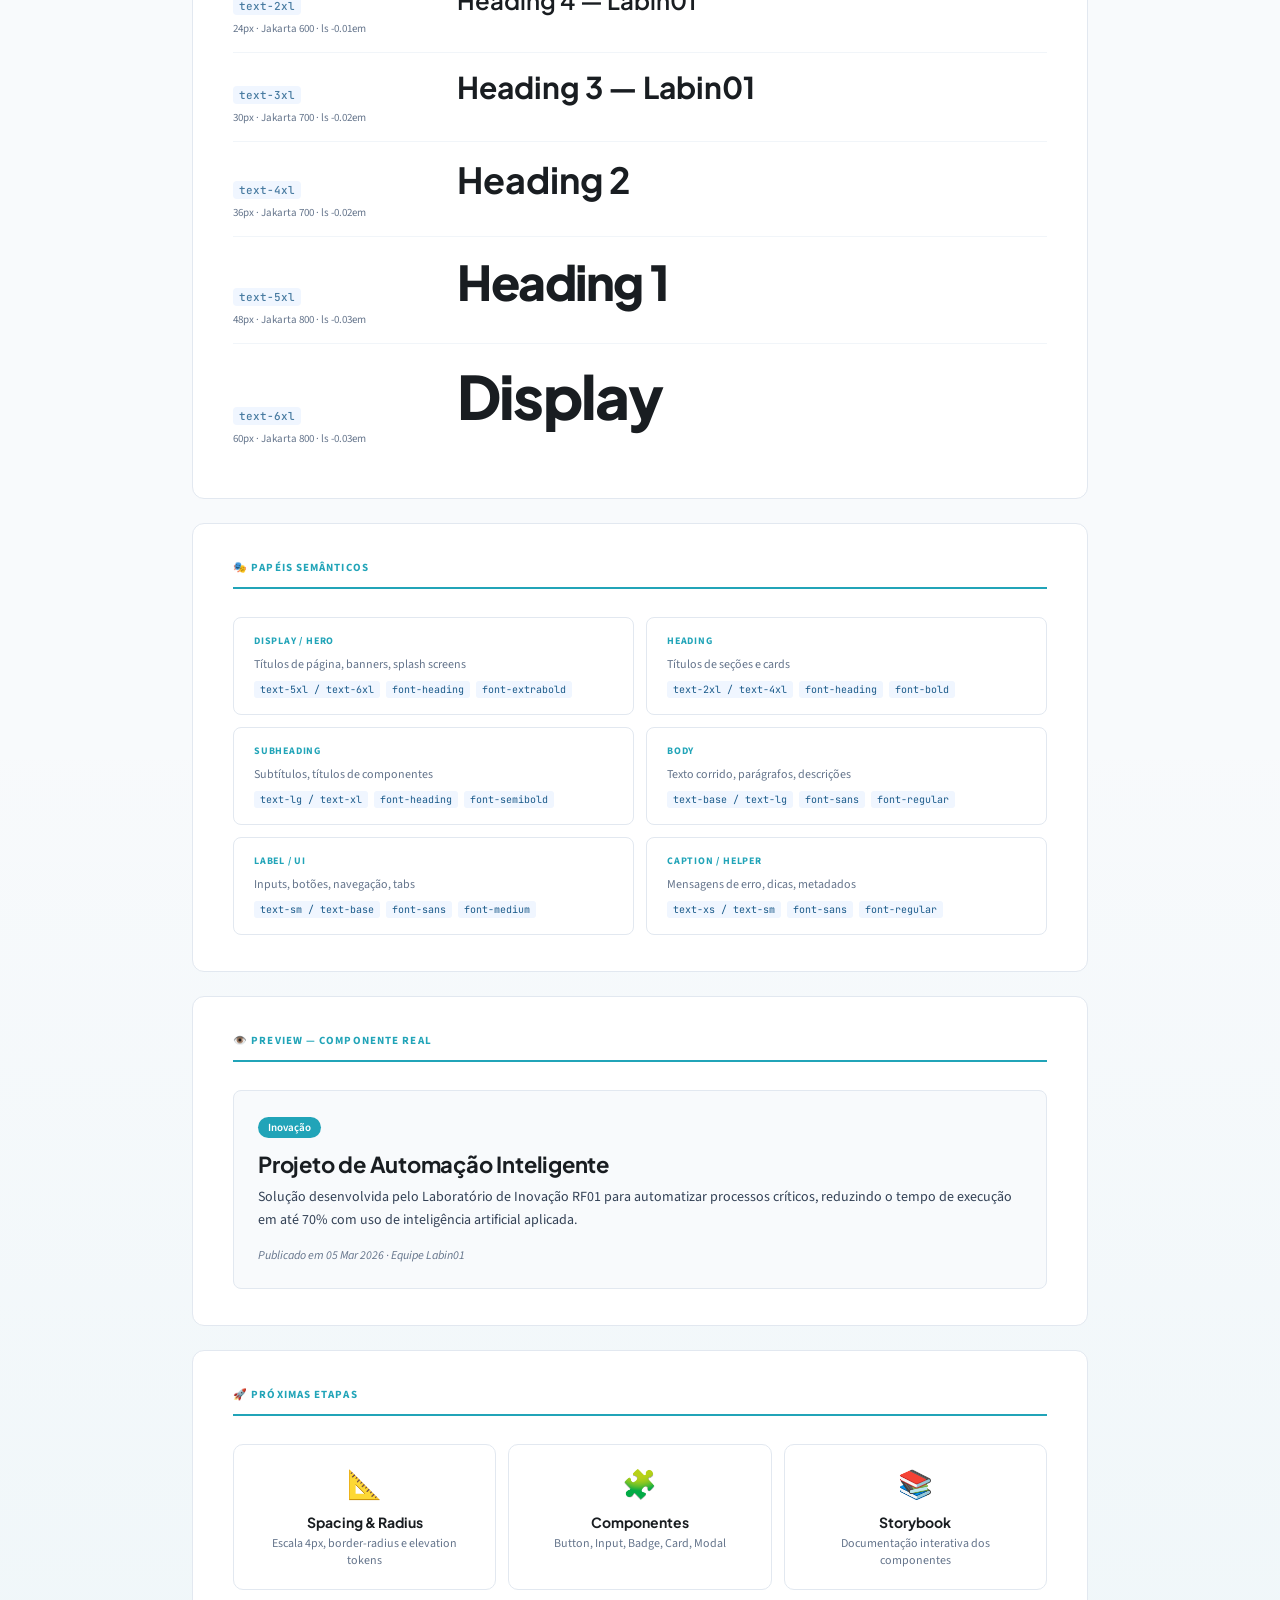
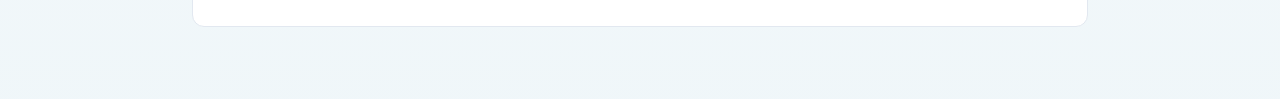
<file: ds-pages/typography.html>
<!doctype html>
<html lang="pt-BR">
  <head>
    <meta charset="UTF-8" />
    <meta name="viewport" content="width=device-width, initial-scale=1.0" />
    <title>Typography — Design System Labin01</title>
    <link
      href="https://fonts.googleapis.com/css2?family=Sora:wght@400;500;600;700;800&family=Plus+Jakarta+Sans:wght@400;500;600;700;800&family=Source+Sans+3:wght@300;400;500;600;700&family=JetBrains+Mono:wght@400;500&display=swap"
      rel="stylesheet"
    />
    <link href="shared.css" rel="stylesheet" />
    <style>
      *,
      *::before,
      *::after {
        box-sizing: border-box;
        margin: 0;
        padding: 0;
      }

      :root {
        --color-primary-500: #1a5a8a;
        --color-primary-300: #487ba1;
        --color-primary-100: #769cb9;
        --color-secondary-500: #21a4b8;
        --color-shade-white: #f8f9fa;
        --color-shade-black: #191d21;
        --color-gray-100: #f1f5f9;
        --color-gray-200: #e2e8f0;
        --color-gray-500: #64748b;
        --color-gray-700: #334155;

        --font-heading: "Plus Jakarta Sans", sans-serif;
        --font-sans: "Source Sans 3", sans-serif;
        --font-mono: "JetBrains Mono", monospace;
      }

      body {
        font-family: var(--font-sans);
        color: var(--color-shade-black);
        padding: 48px 32px;
        max-width: 960px;
        margin: 0 auto;
      }

      /* Header */
      .ds-header {
        background: linear-gradient(
          135deg,
          var(--color-primary-500) 0%,
          var(--color-secondary-500) 100%
        );
        border-radius: 16px;
        padding: 36px 40px;
        color: white;
        margin-bottom: 48px;
      }
      .ds-header .label {
        font-size: 12px;
        font-weight: 600;
        letter-spacing: 0.1em;
        text-transform: uppercase;
        opacity: 0.75;
        margin-bottom: 8px;
      }
      .ds-header h1 {
        font-family: var(--font-heading);
        font-size: 32px;
        font-weight: 800;
        letter-spacing: -0.02em;
      }
      .ds-header p {
        margin-top: 8px;
        opacity: 0.85;
        font-size: 15px;
      }

      /* Sections */
      .section {
        background: white;
        border-radius: 12px;
        padding: 36px 40px;
        margin-bottom: 24px;
        border: 1px solid var(--color-gray-200);
      }
      .section-title {
        font-family: var(--font-sans);
        font-size: 11px;
        font-weight: 700;
        letter-spacing: 0.1em;
        text-transform: uppercase;
        color: var(--color-secondary-500);
        margin-bottom: 28px;
        padding-bottom: 12px;
        border-bottom: 2px solid var(--color-secondary-500);
      }

      /* Type Scale rows */
      .type-row {
        display: flex;
        align-items: baseline;
        gap: 24px;
        padding: 16px 0;
        border-bottom: 1px solid var(--color-gray-100);
      }
      .type-row:last-child {
        border-bottom: none;
      }

      .type-meta {
        width: 200px;
        flex-shrink: 0;
        display: flex;
        flex-direction: column;
        gap: 2px;
      }
      .type-meta .token {
        font-family: var(--font-mono);
        font-size: 11px;
        font-weight: 500;
        color: var(--color-primary-300);
        background: #f0f6ff;
        padding: 2px 6px;
        border-radius: 4px;
        display: inline-block;
        width: fit-content;
      }
      .type-meta .spec {
        font-size: 11px;
        color: var(--color-gray-500);
        margin-top: 4px;
      }

      .type-sample {
        flex: 1;
        line-height: 1.2;
      }

      /* Individual scales */
      .s-xs {
        font-family: var(--font-sans);
        font-size: 12px;
        font-weight: 400;
      }
      .s-sm {
        font-family: var(--font-sans);
        font-size: 14px;
        font-weight: 400;
      }
      .s-base {
        font-family: var(--font-sans);
        font-size: 16px;
        font-weight: 400;
      }
      .s-lg {
        font-family: var(--font-sans);
        font-size: 18px;
        font-weight: 400;
      }
      .s-xl {
        font-family: var(--font-heading);
        font-size: 20px;
        font-weight: 600;
      }
      .s-2xl {
        font-family: var(--font-heading);
        font-size: 24px;
        font-weight: 600;
      }
      .s-3xl {
        font-family: var(--font-heading);
        font-size: 30px;
        font-weight: 700;
      }
      .s-4xl {
        font-family: var(--font-heading);
        font-size: 36px;
        font-weight: 700;
      }
      .s-5xl {
        font-family: var(--font-heading);
        font-size: 48px;
        font-weight: 800;
        letter-spacing: -0.03em;
      }
      .s-6xl {
        font-family: var(--font-heading);
        font-size: 60px;
        font-weight: 800;
        letter-spacing: -0.03em;
      }

      /* Fonts showcase */
      .font-card {
        border: 1px solid var(--color-gray-200);
        border-radius: 10px;
        padding: 24px;
        margin-bottom: 16px;
      }
      .font-tag {
        font-family: var(--font-mono);
        font-size: 11px;
        color: var(--color-primary-300);
        background: #f0f6ff;
        padding: 3px 8px;
        border-radius: 4px;
        display: inline-block;
        margin-bottom: 12px;
      }
      .font-name {
        font-size: 13px;
        color: var(--color-gray-500);
        margin-bottom: 12px;
      }
      .font-preview-heading {
        font-family: var(--font-heading);
        font-size: 28px;
        font-weight: 700;
        color: var(--color-shade-black);
        line-height: 1.25;
      }
      .font-preview-sans {
        font-family: var(--font-sans);
        font-size: 16px;
        color: var(--color-gray-700);
        line-height: 1.6;
        margin-top: 8px;
      }
      .font-preview-mono {
        font-family: var(--font-mono);
        font-size: 14px;
        color: var(--color-primary-500);
        background: var(--color-gray-100);
        padding: 12px 16px;
        border-radius: 6px;
        margin-top: 8px;
      }
      .weights-row {
        display: flex;
        flex-wrap: wrap;
        gap: 16px;
        margin-top: 16px;
        padding-top: 16px;
        border-top: 1px solid var(--color-gray-100);
      }
      .weight-item {
        text-align: center;
      }
      .weight-sample {
        font-family: var(--font-heading);
        font-size: 20px;
        line-height: 1;
        color: var(--color-shade-black);
      }
      .weight-label {
        font-size: 10px;
        color: var(--color-gray-500);
        margin-top: 4px;
        font-family: var(--font-mono);
      }

      /* Semantic roles */
      .roles-grid {
        display: grid;
        grid-template-columns: 1fr 1fr;
        gap: 12px;
      }
      .role-card {
        border: 1px solid var(--color-gray-200);
        border-radius: 8px;
        padding: 16px 20px;
      }
      .role-label {
        font-size: 10px;
        font-weight: 700;
        letter-spacing: 0.08em;
        text-transform: uppercase;
        color: var(--color-secondary-500);
        margin-bottom: 8px;
      }
      .role-desc {
        font-size: 12px;
        color: var(--color-gray-500);
        margin-bottom: 8px;
      }
      .role-tokens {
        display: flex;
        flex-wrap: wrap;
        gap: 6px;
      }
      .role-token {
        font-family: var(--font-mono);
        font-size: 10px;
        background: #f0f6ff;
        color: var(--color-primary-500);
        padding: 2px 6px;
        border-radius: 3px;
      }

      /* Usage example */
      .usage-preview {
        background: #f8fafc;
        border-radius: 8px;
        padding: 24px;
        border: 1px solid var(--color-gray-200);
      }
      .usage-preview .tag-badge {
        display: inline-block;
        font-size: 11px;
        font-weight: 600;
        color: white;
        background: var(--color-secondary-500);
        padding: 3px 10px;
        border-radius: 20px;
        margin-bottom: 12px;
      }
      .usage-preview .card-title {
        font-family: var(--font-heading);
        font-size: 22px;
        font-weight: 700;
        color: var(--color-shade-black);
        letter-spacing: -0.01em;
        margin-bottom: 8px;
      }
      .usage-preview .card-body {
        font-size: 14px;
        color: var(--color-gray-700);
        line-height: 1.6;
        margin-bottom: 16px;
      }
      .usage-preview .card-caption {
        font-size: 12px;
        color: var(--color-gray-500);
        font-style: italic;
      }

      /* Next steps */
      .next-grid {
        display: grid;
        grid-template-columns: repeat(3, 1fr);
        gap: 12px;
      }
      .next-card {
        background: white;
        border: 1px solid var(--color-gray-200);
        border-radius: 10px;
        padding: 20px;
        text-align: center;
      }
      .next-icon {
        font-size: 28px;
        margin-bottom: 8px;
      }
      .next-title {
        font-family: var(--font-heading);
        font-size: 14px;
        font-weight: 700;
        color: var(--color-shade-black);
        margin-bottom: 4px;
      }
      .next-desc {
        font-size: 12px;
        color: var(--color-gray-500);
      }
    </style>
  </head>
  <body>
    <nav class="ds-nav">
      <img src="../logo-labin.png" alt="Labin01 Logo" class="ds-nav-logo" />
      <a href="index.html" class="ds-nav-home">Labin01</a>
      <div class="ds-nav-links">
        <a href="colors-schema.html">Colors</a>
        <a href="typography.html">Typography</a>
        <a href="spacing-elevation.html">Spacing</a>
        <a href="components.html">Components</a>
        <a href="overlays.html">Overlays</a>
        <a href="dark-mode-guide.html">Dark Mode</a>
      </div>
    </nav>
    <div class="ds-header">
      <div class="label">
        Design System Labin01 · Laboratório de Inovação RF01
      </div>
      <h1>Typography System</h1>
      <p>
        Fontes, escala tipográfica, pesos e papéis semânticos — pronto para
        React + Tailwind CSS
      </p>
    </div>

    <!-- FONT FAMILIES -->
    <div class="section">
      <div class="section-title">🔤 Font Families</div>

      <div class="font-card">
        <div class="font-tag">font-heading</div>
        <div class="font-name">Plus Jakarta Sans — Headings, títulos, CTAs</div>
        <div class="font-preview-heading">Laboratório de Inovação</div>
        <div class="weights-row">
          <div class="weight-item">
            <div class="weight-sample" style="font-weight: 400">Aa</div>
            <div class="weight-label">400 Regular</div>
          </div>
          <div class="weight-item">
            <div class="weight-sample" style="font-weight: 500">Aa</div>
            <div class="weight-label">500 Medium</div>
          </div>
          <div class="weight-item">
            <div class="weight-sample" style="font-weight: 600">Aa</div>
            <div class="weight-label">600 SemiBold</div>
          </div>
          <div class="weight-item">
            <div class="weight-sample" style="font-weight: 700">Aa</div>
            <div class="weight-label">700 Bold</div>
          </div>
          <div class="weight-item">
            <div class="weight-sample" style="font-weight: 800">Aa</div>
            <div class="weight-label">800 ExtraBold</div>
          </div>
        </div>
      </div>

      <div class="font-card">
        <div class="font-tag">font-sans</div>
        <div class="font-name">Inter — Body, labels, UI elements</div>
        <div class="font-preview-sans">
          Interface limpa e legível para componentes, formulários e textos
          corridos. Excelente legibilidade em telas de alta e baixa resolução.
        </div>
      </div>

      <div class="font-card">
        <div class="font-tag">font-mono</div>
        <div class="font-name">
          JetBrains Mono — Código, IDs, dados técnicos
        </div>
        <div class="font-preview-mono">
          const labinToken = "DS-LABIN01-v1.0.0";
        </div>
      </div>
    </div>

    <!-- TYPE SCALE -->
    <div class="section">
      <div class="section-title">📏 Type Scale — Escala Modular 1.25x</div>

      <div class="type-row">
        <div class="type-meta">
          <div class="token">text-xs</div>
          <div class="spec">12px · Inter 400 · ls +0.02em</div>
        </div>
        <div class="type-sample s-xs">
          Caption, helper text, tooltip — Labin01
        </div>
      </div>
      <div class="type-row">
        <div class="type-meta">
          <div class="token">text-sm</div>
          <div class="spec">14px · Inter 400 · ls +0.01em</div>
        </div>
        <div class="type-sample s-sm">
          Labels, badges, secondary info — Labin01
        </div>
      </div>
      <div class="type-row">
        <div class="type-meta">
          <div class="token">text-base</div>
          <div class="spec">16px · Inter 400 · lh 1.5</div>
        </div>
        <div class="type-sample s-base">
          Body text padrão, parágrafos, descrições — Labin01
        </div>
      </div>
      <div class="type-row">
        <div class="type-meta">
          <div class="token">text-lg</div>
          <div class="spec">18px · Inter 400 · lh 1.75</div>
        </div>
        <div class="type-sample s-lg">Body grande, intro text — Labin01</div>
      </div>
      <div class="type-row">
        <div class="type-meta">
          <div class="token">text-xl</div>
          <div class="spec">20px · Jakarta 600 · ls -0.01em</div>
        </div>
        <div class="type-sample s-xl">Heading 5 — Labin01</div>
      </div>
      <div class="type-row">
        <div class="type-meta">
          <div class="token">text-2xl</div>
          <div class="spec">24px · Jakarta 600 · ls -0.01em</div>
        </div>
        <div class="type-sample s-2xl">Heading 4 — Labin01</div>
      </div>
      <div class="type-row">
        <div class="type-meta">
          <div class="token">text-3xl</div>
          <div class="spec">30px · Jakarta 700 · ls -0.02em</div>
        </div>
        <div class="type-sample s-3xl">Heading 3 — Labin01</div>
      </div>
      <div class="type-row">
        <div class="type-meta">
          <div class="token">text-4xl</div>
          <div class="spec">36px · Jakarta 700 · ls -0.02em</div>
        </div>
        <div class="type-sample s-4xl">Heading 2</div>
      </div>
      <div class="type-row">
        <div class="type-meta">
          <div class="token">text-5xl</div>
          <div class="spec">48px · Jakarta 800 · ls -0.03em</div>
        </div>
        <div class="type-sample s-5xl">Heading 1</div>
      </div>
      <div class="type-row">
        <div class="type-meta">
          <div class="token">text-6xl</div>
          <div class="spec">60px · Jakarta 800 · ls -0.03em</div>
        </div>
        <div class="type-sample s-6xl">Display</div>
      </div>
    </div>

    <!-- SEMANTIC ROLES -->
    <div class="section">
      <div class="section-title">🎭 Papéis Semânticos</div>
      <div class="roles-grid">
        <div class="role-card">
          <div class="role-label">Display / Hero</div>
          <div class="role-desc">
            Títulos de página, banners, splash screens
          </div>
          <div class="role-tokens">
            <span class="role-token">text-5xl / text-6xl</span>
            <span class="role-token">font-heading</span>
            <span class="role-token">font-extrabold</span>
          </div>
        </div>
        <div class="role-card">
          <div class="role-label">Heading</div>
          <div class="role-desc">Títulos de seções e cards</div>
          <div class="role-tokens">
            <span class="role-token">text-2xl / text-4xl</span>
            <span class="role-token">font-heading</span>
            <span class="role-token">font-bold</span>
          </div>
        </div>
        <div class="role-card">
          <div class="role-label">Subheading</div>
          <div class="role-desc">Subtítulos, títulos de componentes</div>
          <div class="role-tokens">
            <span class="role-token">text-lg / text-xl</span>
            <span class="role-token">font-heading</span>
            <span class="role-token">font-semibold</span>
          </div>
        </div>
        <div class="role-card">
          <div class="role-label">Body</div>
          <div class="role-desc">Texto corrido, parágrafos, descrições</div>
          <div class="role-tokens">
            <span class="role-token">text-base / text-lg</span>
            <span class="role-token">font-sans</span>
            <span class="role-token">font-regular</span>
          </div>
        </div>
        <div class="role-card">
          <div class="role-label">Label / UI</div>
          <div class="role-desc">Inputs, botões, navegação, tabs</div>
          <div class="role-tokens">
            <span class="role-token">text-sm / text-base</span>
            <span class="role-token">font-sans</span>
            <span class="role-token">font-medium</span>
          </div>
        </div>
        <div class="role-card">
          <div class="role-label">Caption / Helper</div>
          <div class="role-desc">Mensagens de erro, dicas, metadados</div>
          <div class="role-tokens">
            <span class="role-token">text-xs / text-sm</span>
            <span class="role-token">font-sans</span>
            <span class="role-token">font-regular</span>
          </div>
        </div>
      </div>
    </div>

    <!-- USAGE PREVIEW -->
    <div class="section">
      <div class="section-title">👁️ Preview — Componente Real</div>
      <div class="usage-preview">
        <span class="tag-badge">Inovação</span>
        <div class="card-title">Projeto de Automação Inteligente</div>
        <div class="card-body">
          Solução desenvolvida pelo Laboratório de Inovação RF01 para
          automatizar processos críticos, reduzindo o tempo de execução em até
          70% com uso de inteligência artificial aplicada.
        </div>
        <div class="card-caption">
          Publicado em 05 Mar 2026 · Equipe Labin01
        </div>
      </div>
    </div>

    <!-- NEXT STEPS -->
    <div class="section">
      <div class="section-title">🚀 Próximas Etapas</div>
      <div class="next-grid">
        <div class="next-card">
          <div class="next-icon">📐</div>
          <div class="next-title">Spacing & Radius</div>
          <div class="next-desc">
            Escala 4px, border-radius e elevation tokens
          </div>
        </div>
        <div class="next-card">
          <div class="next-icon">🧩</div>
          <div class="next-title">Componentes</div>
          <div class="next-desc">Button, Input, Badge, Card, Modal</div>
        </div>
        <div class="next-card">
          <div class="next-icon">📚</div>
          <div class="next-title">Storybook</div>
          <div class="next-desc">Documentação interativa dos componentes</div>
        </div>
      </div>
    </div>
  </body>
</html>
</file>
<file: ds-pages/shared.css>
/* Labin01 Design System — Shared styles (frontend-design skill) */

:root {
  --font-display: "Sora", sans-serif;
  --font-h: "Plus Jakarta Sans", sans-serif;
  --font-body: "Source Sans 3", sans-serif;
  --font-m: "JetBrains Mono", monospace;
  --primary-500: #1a5a8a;
  --secondary-500: #21a4b8;
}

body {
  font-family: var(--font-body);
  background: linear-gradient(
      180deg,
      rgba(26, 90, 138, 0.03) 0%,
      transparent 30%,
      transparent 70%,
      rgba(33, 164, 184, 0.04) 100%
    ),
    var(--gray50, #f8fafc);
}

.ds-nav {
  background: linear-gradient(
    135deg,
    var(--primary-500) 0%,
    var(--secondary-500) 100%
  );
  border-radius: 12px;
  padding: 16px 24px;
  margin-bottom: 32px;
  display: flex;
  align-items: center;
  gap: 24px;
  flex-wrap: wrap;
}

.ds-nav-logo {
  width: 36px;
  height: 36px;
  object-fit: contain;
}

.ds-nav-home {
  font-family: var(--font-display);
  font-size: 18px;
  font-weight: 700;
  color: white;
  text-decoration: none;
  letter-spacing: -0.01em;
}

.ds-nav-home:hover {
  opacity: 0.9;
}

.ds-nav-links {
  display: flex;
  gap: 8px;
  flex-wrap: wrap;
  margin-left: auto;
}

.ds-nav-links a {
  font-size: 13px;
  font-weight: 600;
  color: rgba(255, 255, 255, 0.9);
  text-decoration: none;
  padding: 6px 12px;
  border-radius: 6px;
  transition: background 0.2s;
}

.ds-nav-links a:hover {
  background: rgba(255, 255, 255, 0.15);
}

.section-title {
  border-bottom: 2px solid var(--secondary-500);
}

.ds-header h1 {
  font-family: var(--font-display);
}
</file>
